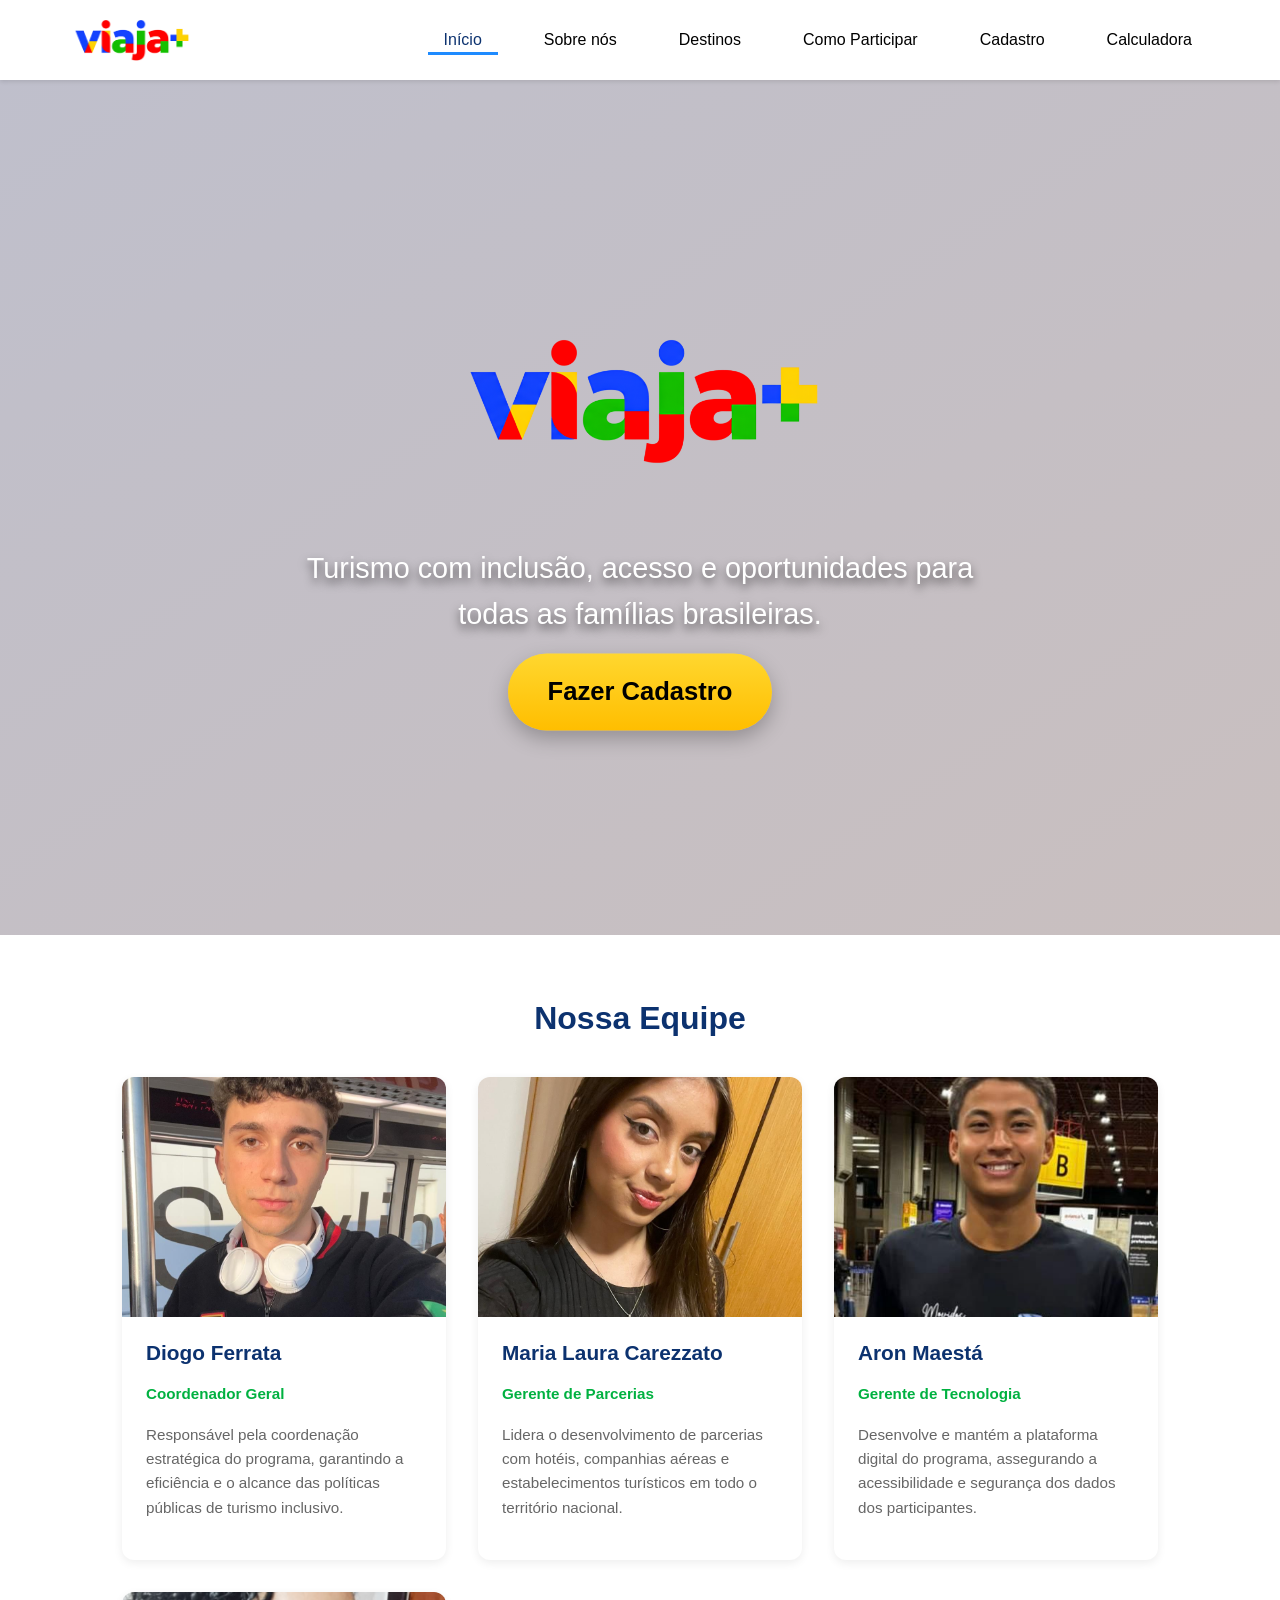
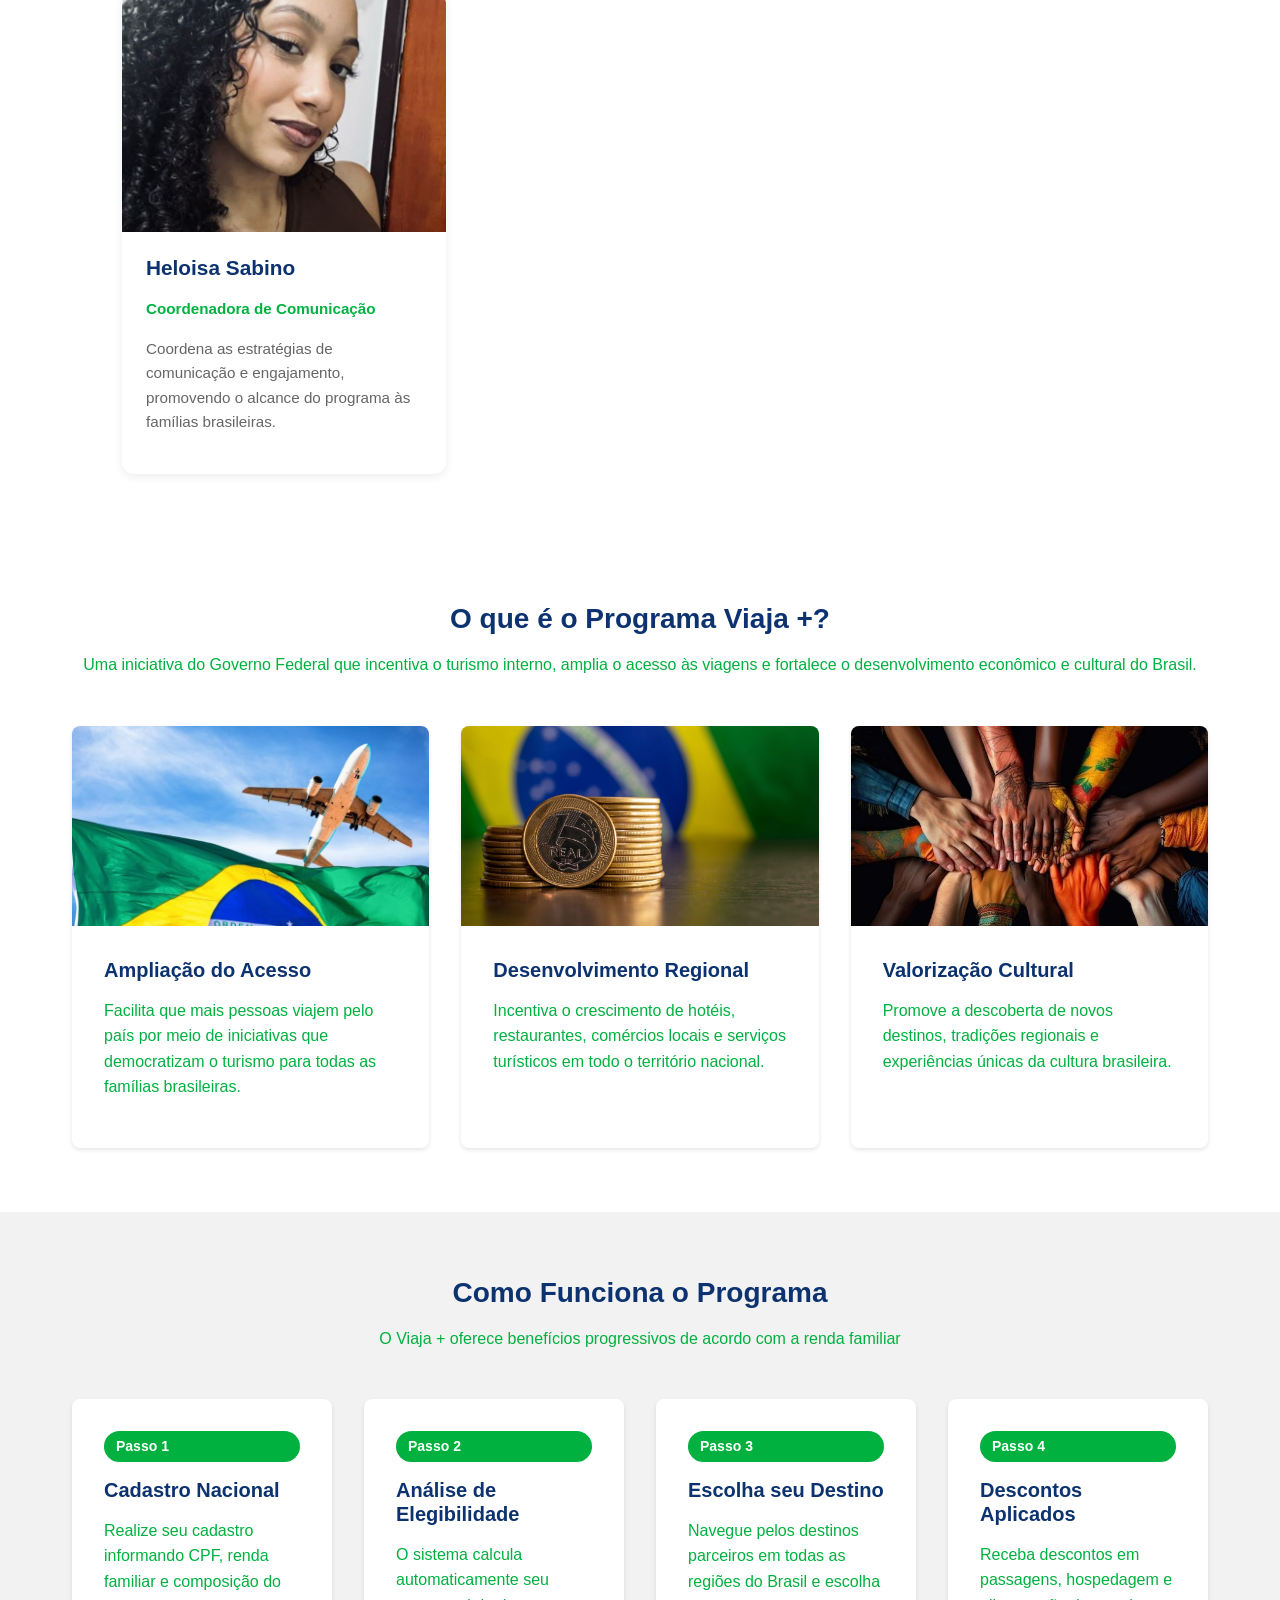
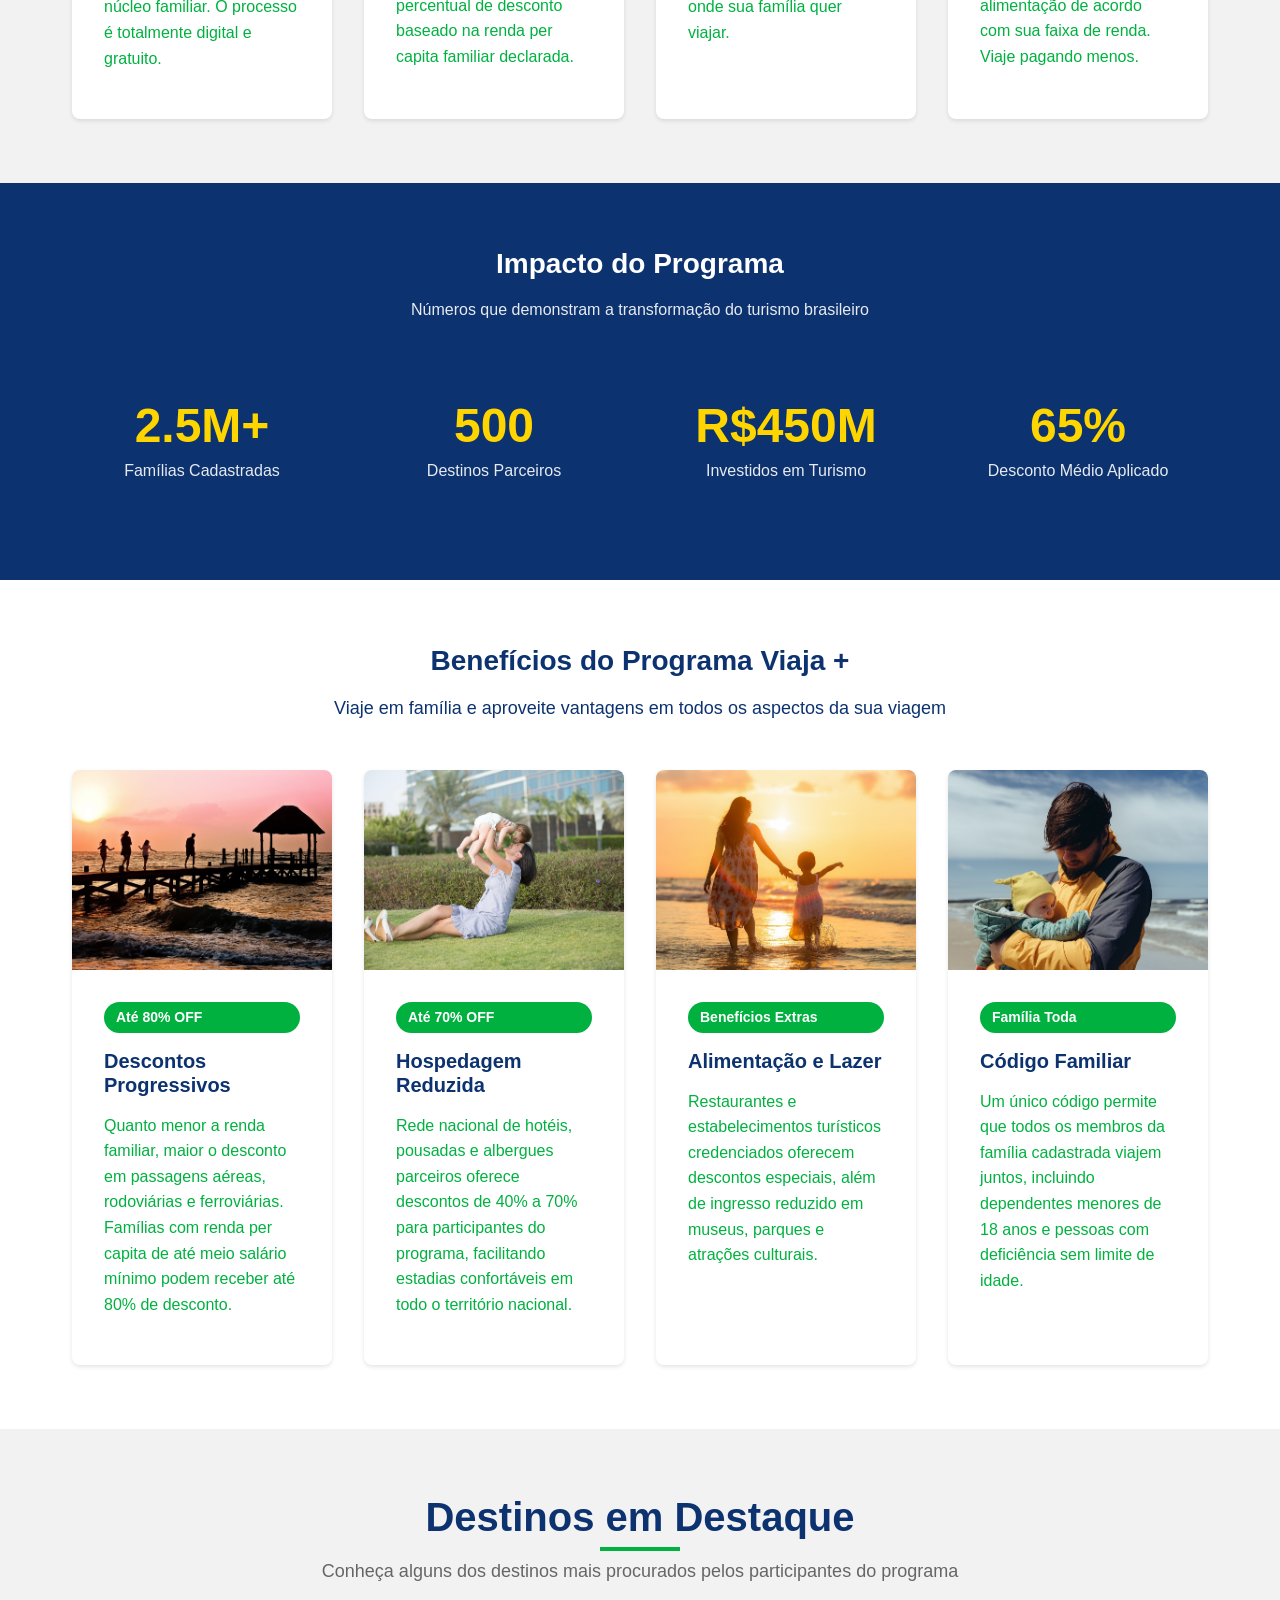
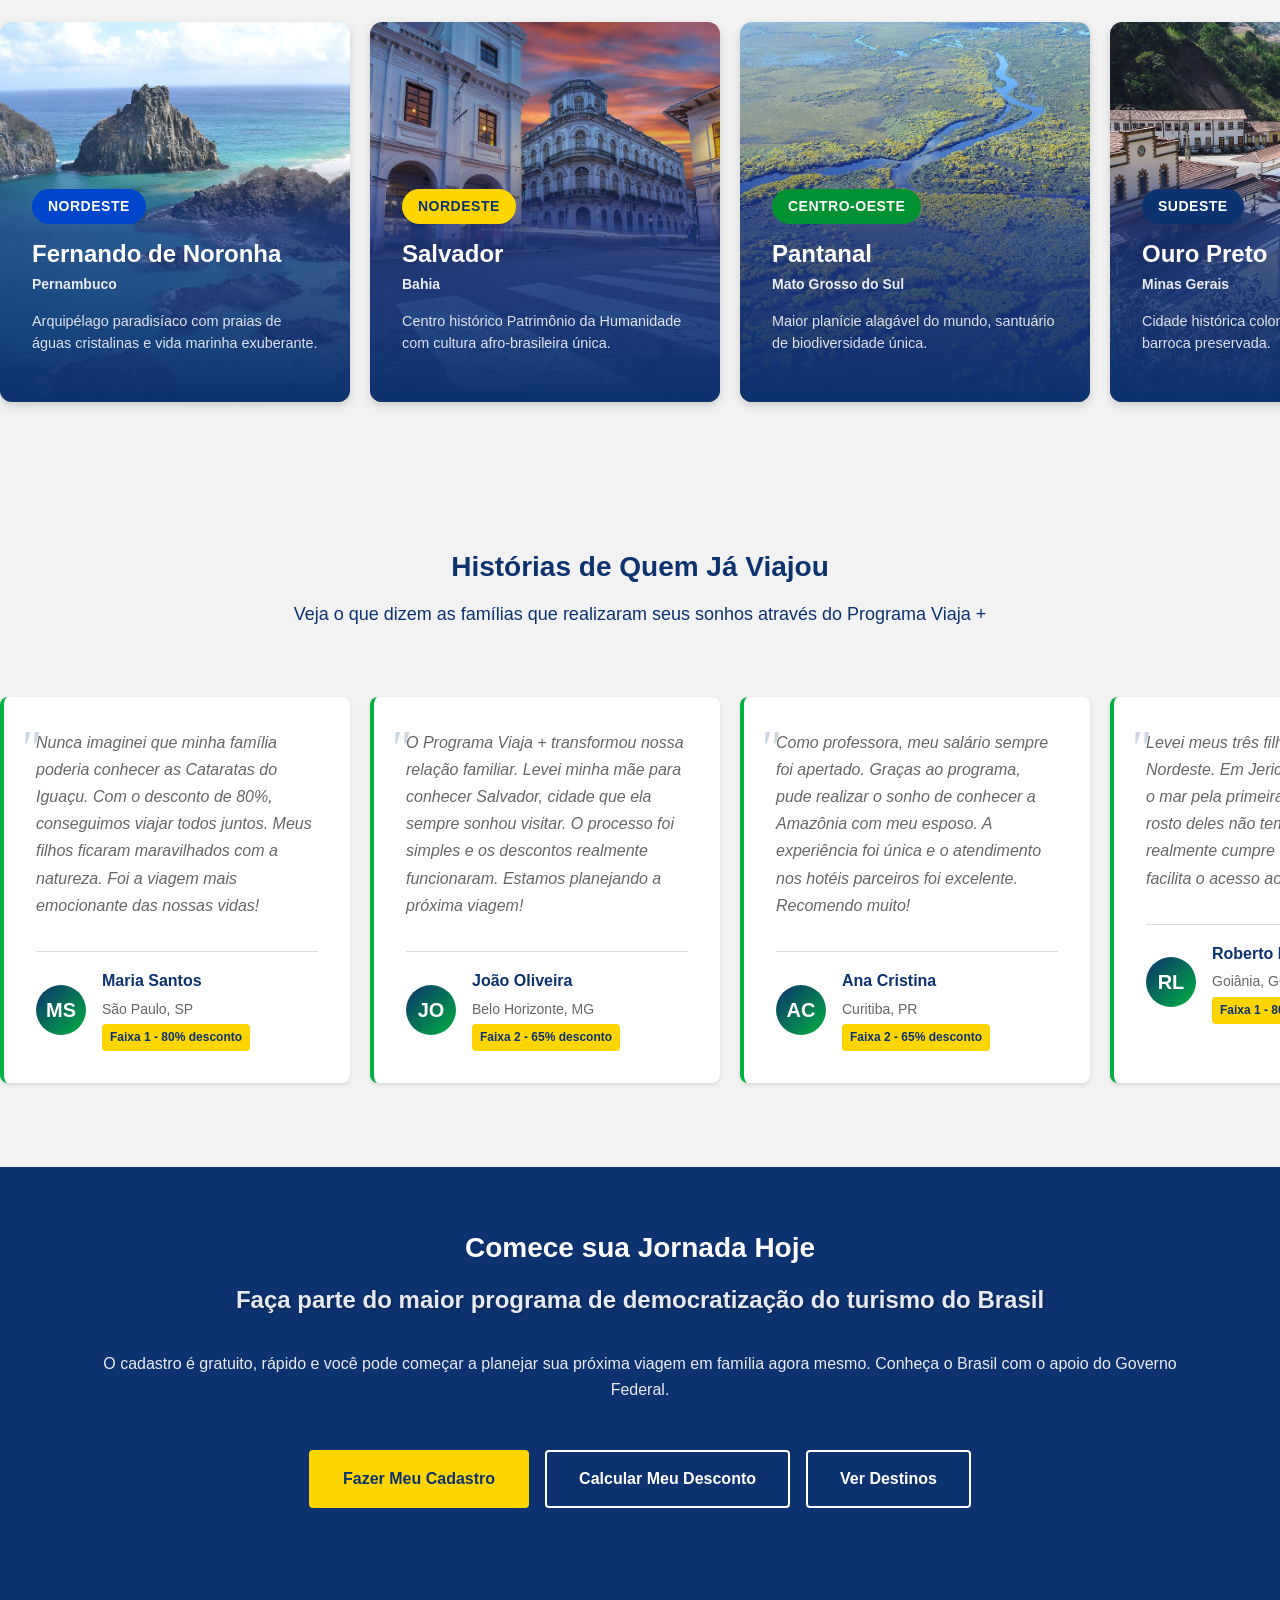
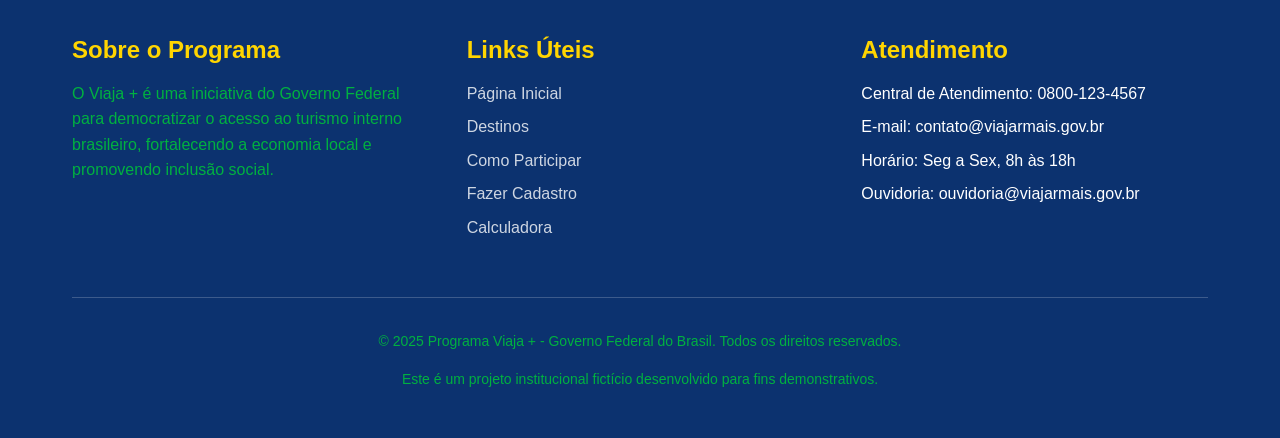
<file: index.html>
<!DOCTYPE html>
<html lang="pt-BR">
<head>
    <meta charset="UTF-8">
    <meta name="viewport" content="width=device-width, initial-scale=1.0">
    <meta name="description" content="Programa Viaja + - Democratizando o turismo interno brasileiro através de incentivos governamentais">
    <link rel ="stylesheet" href="style.css">
    <title>Programa Viaja + - Governo Federal do Brasil</title>

</head>
<body>
    <!-- Header -->
    <header class="header">
        <div class="container header-container">
            <div class="logo">
                <div class="logo-imagem">
                    <img src="./img/logo.png" alt="Viaja +" class="logo-programa">
                </div>
            </div>

            <nav class="nav-principal">
                <ul>
                    <li><a href="#inicio" class="ativo">Início</a></li>
                    <li><a href="#sobre">Sobre nós</a></li>
                    <li><a href="#destinos">Destinos</a></li>
                    <li><a href="#participar">Como Participar</a></li>
                    <li><a href="#cadastro">Cadastro</a></li>
                    <li><a href="#calculadora">Calculadora</a></li>
                </ul>
            </nav>
        </div>
    </header>

    <!-- Hero Carousel -->
    <section id="inicio" class="hero-carousel">
        <div class="carousel-slide"><img src="./img/criancaviaja.png" alt="Criança viajando"></div>
        <div class="carousel-slide"><img src="./img/familiaviaja.webp" alt="Família viajando"></div>
        <div class="carousel-slide"><img src="./img/familianegra.png" alt="Família negra viajando"></div>
        <div class="carousel-slide"><img src="./img/familiabrasil.jpg" alt="Família brasileira"></div>

        <div class="hero-content">
            <img src="./img/Untitled design (2).png" alt="Logo Viaja+" class="logo-hero">
            <p>Turismo com inclusão, acesso e oportunidades para todas as famílias brasileiras.</p>
            <a href="#cadastro" class="hero-btn">Fazer Cadastro</a>
        </div>
    </section>


    <!-- Seção da Equipe -->
    <section class="secao-equipe">
        <h2>Nossa Equipe</h2>
       
        <div class="equipe-grid">
            <div class="membro-card">
                <img src="./img/diogocortado.jpeg" class="membro-avatar-img" alt="Foto de Diogo Ferrata">
                <div class="membro-info">
                    <h3 class="membro-nome">Diogo Ferrata</h3>
                    <p class="membro-cargo">Coordenador Geral</p>
                    <p class="membro-descricao">
                        Responsável pela coordenação estratégica do programa, garantindo
                        a eficiência e o alcance das políticas públicas de turismo inclusivo.
                    </p>
                </div>
            </div>

            <div class="membro-card">
                <img src="./img/lauracortado.jpeg" class="membro-avatar-img" alt="Foto de Maria Laura Carezzato">
                <div class="membro-info">
                    <h3 class="membro-nome">Maria Laura Carezzato</h3>
                    <p class="membro-cargo">Gerente de Parcerias</p>
                    <p class="membro-descricao">
                        Lidera o desenvolvimento de parcerias com hotéis, companhias aéreas
                        e estabelecimentos turísticos em todo o território nacional.
                    </p>
                </div>
            </div>

            <div class="membro-card">
                <img src="./img/aroncortado.jpeg" class="membro-avatar-img" alt="Foto de Aron Maestá">
                <div class="membro-info">
                    <h3 class="membro-nome">Aron Maestá</h3>
                    <p class="membro-cargo">Gerente de Tecnologia</p>
                    <p class="membro-descricao">
                        Desenvolve e mantém a plataforma digital do programa, assegurando
                        a acessibilidade e segurança dos dados dos participantes.
                    </p>
                </div>
            </div>

            <div class="membro-card">
                <img src="./img/heloisa.png" class="membro-avatar-img" alt="Foto de Heloisa Sabino">
                <div class="membro-info">
                    <h3 class="membro-nome">Heloisa Sabino</h3>
                    <p class="membro-cargo">Coordenadora de Comunicação</p>
                    <p class="membro-descricao">
                        Coordena as estratégias de comunicação e engajamento, promovendo
                        o alcance do programa às famílias brasileiras.
                    </p>
                </div>
            </div>
        </div>
    </section>


    <!-- Seção O que é o Programa -->
    <section class="secao viajar-mais">
        <div class="container">
            <h2 class="texto-centralizado">O que é o Programa Viaja +?</h2>
            <p class="texto-centralizado mb-3">
                Uma iniciativa do Governo Federal que incentiva o turismo interno,
                amplia o acesso às viagens e fortalece o desenvolvimento econômico e cultural do Brasil.
            </p>
            
            <div class="grid grid-3">
                <div class="card">
                    <div class="card-imagem">
                        <img src="./img/viagem.jpg" alt="Família brasileira viajando">
                    </div>
                    <div class="card-conteudo">
                        <h3 class="card-titulo">Ampliação do Acesso</h3>
                        <p class="card-texto">
                            Facilita que mais pessoas viajem pelo país por meio de iniciativas 
                            que democratizam o turismo para todas as famílias brasileiras.
                        </p>
                    </div>
                </div>
                
                <div class="card">
                    <div class="card-imagem">
                        <img src="./img/moeda.jpg" alt="Desenvolvimento econômico local">
                    </div>
                    <div class="card-conteudo">
                        <h3 class="card-titulo">Desenvolvimento Regional</h3>
                        <p class="card-texto">
                            Incentiva o crescimento de hotéis, restaurantes, comércios locais 
                            e serviços turísticos em todo o território nacional.
                        </p>
                    </div>
                </div>
                
                <div class="card">
                    <div class="card-imagem">
                        <img src="./img/valorização.jpg" alt="Cultura brasileira">
                    </div>
                    <div class="card-conteudo">
                        <h3 class="card-titulo">Valorização Cultural</h3>
                        <p class="card-texto">
                            Promove a descoberta de novos destinos, tradições regionais 
                            e experiências únicas da cultura brasileira.
                        </p>
                    </div>
                </div>
            </div>
        </div>
    </section>

    <!-- Como funciona -->
    <section id="participar" class="secao secao-cinza">
        <div class="container">
            <h2 class="texto-centralizado">Como Funciona o Programa</h2>
            <p class="texto-centralizado mb-3">
                O Viaja + oferece benefícios progressivos de acordo com a renda familiar
            </p>
            
            <div class="grid grid-4">
                <div class="card">
                    <div class="card-conteudo">
                        <div class="card-badge">Passo 1</div>
                        <h4 class="card-titulo">Cadastro Nacional</h4>
                        <p class="card-texto">
                            Realize seu cadastro informando CPF, renda familiar e composição 
                            do núcleo familiar. O processo é totalmente digital e gratuito.
                        </p>
                    </div>
                </div>
                
                <div class="card">
                    <div class="card-conteudo">
                        <div class="card-badge">Passo 2</div>
                        <h4 class="card-titulo">Análise de Elegibilidade</h4>
                        <p class="card-texto">
                            O sistema calcula automaticamente seu percentual de desconto 
                            baseado na renda per capita familiar declarada.
                        </p>
                    </div>
                </div>
                
                <div class="card">
                    <div class="card-conteudo">
                        <div class="card-badge">Passo 3</div>
                        <h4 class="card-titulo">Escolha seu Destino</h4>
                        <p class="card-texto">
                            Navegue pelos destinos parceiros em todas as regiões do Brasil 
                            e escolha onde sua família quer viajar.
                        </p>
                    </div>
                </div>
                
                <div class="card">
                    <div class="card-conteudo">
                        <div class="card-badge">Passo 4</div>
                        <h4 class="card-titulo">Descontos Aplicados</h4>
                        <p class="card-texto">
                            Receba descontos em passagens, hospedagem e alimentação de acordo 
                            com sua faixa de renda. Viaje pagando menos.
                        </p>
                    </div>
                </div>
            </div>
        </div>
    </section>

    <!-- Estatísticas -->
    <section class="secao secao-azul">
        <div class="container">
            <h2 class="texto-centralizado">Impacto do Programa</h2>
            <p class="texto-centralizado mb-3">
                Números que demonstram a transformação do turismo brasileiro
            </p>
            
            <div class="estatisticas">
                <div class="estatistica-item">
                    <div class="estatistica-numero">2.5M+</div>
                    <div class="estatistica-label">Famílias Cadastradas</div>
                </div>
                
                <div class="estatistica-item">
                    <div class="estatistica-numero">500</div>
                    <div class="estatistica-label">Destinos Parceiros</div>
                </div>
                
                <div class="estatistica-item">
                    <div class="estatistica-numero">R$450M</div>
                    <div class="estatistica-label">Investidos em Turismo</div>
                </div>
                
                <div class="estatistica-item">
                    <div class="estatistica-numero">65%</div>
                    <div class="estatistica-label">Desconto Médio Aplicado</div>
                </div>
            </div>
        </div>
    </section>

    <!-- Benefícios detalhados -->
    <section class="secao">
        <div class="container">
            <h2 class="texto-centralizado">Benefícios do Programa Viaja +</h2>
            <p class="texto-centralizado texto-destaque mb-3">
                Viaje em família e aproveite vantagens em todos os aspectos da sua viagem
            </p>
            
            <div class="grid grid-3 mt-3">
                <div class="card">
                    <div class="card-imagem">
                        <img src="./img/4.jpg" alt="Família viajando feliz">
                    </div>
                    <div class="card-conteudo">
                        <div class="card-badge card-badge-amarelo">Até 80% OFF</div>
                        <h3 class="card-titulo">Descontos Progressivos</h3>
                        <p class="card-texto">
                            Quanto menor a renda familiar, maior o desconto em passagens aéreas, 
                            rodoviárias e ferroviárias. Famílias com renda per capita de até 
                            meio salário mínimo podem receber até 80% de desconto.
                        </p>
                    </div>
                </div>
                
                <div class="card">
                    <div class="card-imagem">
                        <img src="./img/1.jpg" alt="Família em hospedagem">
                    </div>
                    <div class="card-conteudo">
                        <div class="card-badge card-badge-amarelo">Até 70% OFF</div>
                        <h3 class="card-titulo">Hospedagem Reduzida</h3>
                        <p class="card-texto">
                            Rede nacional de hotéis, pousadas e albergues parceiros oferece 
                            descontos de 40% a 70% para participantes do programa, facilitando 
                            estadias confortáveis em todo o território nacional.
                        </p>
                    </div>
                </div>
                
                <div class="card">
                    <div class="card-imagem">
                        <img src="./img/2.jpg" alt="Família em experiências turísticas">
                    </div>
                    <div class="card-conteudo">
                        <div class="card-badge card-badge-amarelo">Benefícios Extras</div>
                        <h3 class="card-titulo">Alimentação e Lazer</h3>
                        <p class="card-texto">
                            Restaurantes e estabelecimentos turísticos credenciados oferecem 
                            descontos especiais, além de ingresso reduzido em museus, parques 
                            e atrações culturais.
                        </p>
                    </div>
                </div>
                
                <div class="card">
                    <div class="card-imagem">
                        <img src="./img/3.jpg" alt="Família unida viajando">
                    </div>
                    <div class="card-conteudo">
                        <div class="card-badge card-badge-amarelo">Família Toda</div>
                        <h3 class="card-titulo">Código Familiar</h3>
                        <p class="card-texto">
                            Um único código permite que todos os membros da família cadastrada 
                            viajem juntos, incluindo dependentes menores de 18 anos e pessoas 
                            com deficiência sem limite de idade.
                        </p>
                    </div>
                </div>
            </div>
        </div>
    </section>

    <!-- Destinos em Destaque -->
    <section id="destinos" class="secao secao-cinza destinos-carousel">
        <div class="container">
            <div class="secao-titulo-destaque">
                <h2>Destinos em Destaque</h2>
                <p>Conheça alguns dos destinos mais procurados pelos participantes do programa</p>
            </div>
        </div>
            
        <div class="carousel-container">
            <div class="destino-card">
                <img src="./img/fernando.jpg" alt="Fernando de Noronha" class="destino-card-imagem">
                <div class="destino-card-overlay">
                    <span class="destino-categoria praias">NORDESTE</span>
                    <h3 class="destino-nome">Fernando de Noronha</h3>
                    <p class="destino-estado">Pernambuco</p>
                    <p class="destino-descricao">
                        Arquipélago paradisíaco com praias de águas cristalinas e vida marinha exuberante.
                    </p>
                </div>
            </div>
            
            <div class="destino-card">
                <img src="./img/salva.jpg" alt="Salvador" class="destino-card-imagem">
                <div class="destino-card-overlay">
                    <span class="destino-categoria cultura">NORDESTE</span>
                    <h3 class="destino-nome">Salvador</h3>
                    <p class="destino-estado">Bahia</p>
                    <p class="destino-descricao">
                        Centro histórico Patrimônio da Humanidade com cultura afro-brasileira única.
                    </p>
                </div>
            </div>
            
            <div class="destino-card">
                <img src="./img/pantanal.jpg" alt="Pantanal" class="destino-card-imagem">
                <div class="destino-card-overlay">
                    <span class="destino-categoria natureza">CENTRO-OESTE</span>
                    <h3 class="destino-nome">Pantanal</h3>
                    <p class="destino-estado">Mato Grosso do Sul</p>
                    <p class="destino-descricao">
                        Maior planície alagável do mundo, santuário de biodiversidade única.
                    </p>
                </div>
            </div>
            
            <div class="destino-card">
                <img src="./img/ouro1.jpg" alt="Ouro Preto" class="destino-card-imagem">
                <div class="destino-card-overlay">
                    <span class="destino-categoria historia">SUDESTE</span>
                    <h3 class="destino-nome">Ouro Preto</h3>
                    <p class="destino-estado">Minas Gerais</p>
                    <p class="destino-descricao">
                        Cidade histórica colonial com arquitetura barroca preservada.
                    </p>
                </div>
            </div>
            
            <div class="destino-card">
                <img src="./img/floresta.jpg" alt="Amazônia" class="destino-card-imagem">
                <div class="destino-card-overlay">
                    <span class="destino-categoria ecoturismo">NORTE</span>
                    <h3 class="destino-nome">Floresta Amazônica</h3>
                    <p class="destino-estado">Amazonas</p>
                    <p class="destino-descricao">
                        Maior floresta tropical do planeta com biodiversidade incomparável.
                    </p>
                </div>
            </div>
            
            <div class="destino-card">
                <img src="./img/Foz.jpg" alt="Cataratas do Iguaçu" class="destino-card-imagem">
                <div class="destino-card-overlay">
                    <span class="destino-categoria natureza">SUL</span>
                    <h3 class="destino-nome">Cataratas do Iguaçu</h3>
                    <p class="destino-estado">Paraná</p>
                    <p class="destino-descricao">
                        Uma das maiores quedas d'água do mundo, Patrimônio Natural da Humanidade.
                    </p>
                </div>
            </div>
        </div>
    </section>

    <!-- Depoimentos -->
    <section class="secao secao-cinza depoimentos-carousel">
        <div class="container">
            <h2 class="texto-centralizado">Histórias de Quem Já Viajou</h2>
            <p class="texto-centralizado texto-destaque mb-3">
                Veja o que dizem as famílias que realizaram seus sonhos através do Programa Viaja +
            </p>
        </div>
            
        <div class="carousel-container">
            <div class="depoimento">
                <p class="depoimento-texto">
                    Nunca imaginei que minha família poderia conhecer as Cataratas do Iguaçu. 
                    Com o desconto de 80%, conseguimos viajar todos juntos. Meus filhos ficaram 
                    maravilhados com a natureza. Foi a viagem mais emocionante das nossas vidas!
                </p>
                <div class="depoimento-autor">
                    <div class="depoimento-avatar">MS</div>
                    <div class="depoimento-info">
                        <div class="depoimento-nome">Maria Santos</div>
                        <div class="depoimento-localizacao">São Paulo, SP</div>
                        <div class="depoimento-badge">Faixa 1 - 80% desconto</div>
                    </div>
                </div>
            </div>
            
            <div class="depoimento">
                <p class="depoimento-texto">
                    O Programa Viaja + transformou nossa relação familiar. Levei minha mãe 
                    para conhecer Salvador, cidade que ela sempre sonhou visitar. O processo foi 
                    simples e os descontos realmente funcionaram. Estamos planejando a próxima viagem!
                </p>
                <div class="depoimento-autor">
                    <div class="depoimento-avatar">JO</div>
                    <div class="depoimento-info">
                        <div class="depoimento-nome">João Oliveira</div>
                        <div class="depoimento-localizacao">Belo Horizonte, MG</div>
                        <div class="depoimento-badge">Faixa 2 - 65% desconto</div>
                    </div>
                </div>
            </div>
            
            <div class="depoimento">
                <p class="depoimento-texto">
                    Como professora, meu salário sempre foi apertado. Graças ao programa, pude 
                    realizar o sonho de conhecer a Amazônia com meu esposo. A experiência foi 
                    única e o atendimento nos hotéis parceiros foi excelente. Recomendo muito!
                </p>
                <div class="depoimento-autor">
                    <div class="depoimento-avatar">AC</div>
                    <div class="depoimento-info">
                        <div class="depoimento-nome">Ana Cristina</div>
                        <div class="depoimento-localizacao">Curitiba, PR</div>
                        <div class="depoimento-badge">Faixa 2 - 65% desconto</div>
                    </div>
                </div>
            </div>
            
            <div class="depoimento">
                <p class="depoimento-texto">
                    Levei meus três filhos para conhecer o Nordeste. Em Jericoacoara, eles viram 
                    o mar pela primeira vez. A alegria no rosto deles não tem preço. O programa 
                    realmente cumpre o que promete e facilita o acesso ao turismo para todos.
                </p>
                <div class="depoimento-autor">
                    <div class="depoimento-avatar">RL</div>
                    <div class="depoimento-info">
                        <div class="depoimento-nome">Roberto Lima</div>
                        <div class="depoimento-localizacao">Goiânia, GO</div>
                        <div class="depoimento-badge">Faixa 1 - 80% desconto</div>
                    </div>
                </div>
            </div>
            
            <div class="depoimento">
                <p class="depoimento-texto">
                    Sou aposentada e sempre tive vontade de viajar, mas achava impossível. 
                    O Viaja + me deu essa oportunidade. Já conheci Ouro Preto, Gramado 
                    e Bonito. Cada viagem foi especial e segura. Obrigada, Governo Federal!
                </p>
                <div class="depoimento-autor">
                    <div class="depoimento-avatar">LC</div>
                    <div class="depoimento-info">
                        <div class="depoimento-nome">Lucia Costa</div>
                        <div class="depoimento-localizacao">Recife, PE</div>
                        <div class="depoimento-badge">Faixa 2 - 65% desconto</div>
                    </div>
                </div>
            </div>
            
            <div class="depoimento">
                <p class="depoimento-texto">
                    Minha família participou do programa e visitamos o Pantanal. Ver os animais 
                    na natureza foi educativo para as crianças. O desconto de 50% tornou viável 
                    uma viagem que parecia cara demais. Voltaremos com certeza!
                </p>
                <div class="depoimento-autor">
                    <div class="depoimento-avatar">CF</div>
                    <div class="depoimento-info">
                        <div class="depoimento-nome">Carlos Ferreira</div>
                        <div class="depoimento-localizacao">Rio de Janeiro, RJ</div>
                        <div class="depoimento-badge">Faixa 3 - 50% desconto</div>
                    </div>
                </div>
            </div>
        </div>
    </section>

    <!-- Call to action final -->
    <section id="cadastro" class="secao secao-azul">
        <div class="container texto-centralizado">
            <h2>Comece sua Jornada Hoje</h2>
            <p class="hero-subtitulo">
                Faça parte do maior programa de democratização do turismo do Brasil
            </p>
            <p class="mb-3" style="color: rgba(255, 255, 255, 0.9);">
                O cadastro é gratuito, rápido e você pode começar a planejar sua próxima 
                viagem em família agora mesmo. Conheça o Brasil com o apoio do Governo Federal.
            </p>
            <div class="btn-grupo">
                <a href="#cadastro" class="btn btn-amarelo">Fazer Meu Cadastro</a>
                <a href="#calculadora" class="btn btn-outline">Calcular Meu Desconto</a>
                <a href="#destinos" class="btn btn-outline">Ver Destinos</a>
            </div>
        </div>
    </section>

    <!-- Footer -->
    <footer class="footer">
        <div class="container">
            <div class="footer-conteudo">
                <!-- Sobre -->
                <div class="footer-secao">
                    <h3>Sobre o Programa</h3>
                    <p>
                        O Viaja + é uma iniciativa do Governo Federal para democratizar
                        o acesso ao turismo interno brasileiro, fortalecendo a economia local
                        e promovendo inclusão social.
                    </p>
                </div>
               
                <!-- Links úteis -->
                <div class="footer-secao">
                    <h3>Links Úteis</h3>
                    <ul>
                        <li><a href="#inicio">Página Inicial</a></li>
                        <li><a href="#destinos">Destinos</a></li>
                        <li><a href="#participar">Como Participar</a></li>
                        <li><a href="#cadastro">Fazer Cadastro</a></li>
                        <li><a href="#calculadora">Calculadora</a></li>
                    </ul>
                </div>
               
                <!-- Contato -->
                <div class="footer-secao">
                    <h3>Atendimento</h3>
                    <ul>
                        <li>Central de Atendimento: 0800-123-4567</li>
                        <li>E-mail: contato@viajarmais.gov.br</li>
                        <li>Horário: Seg a Sex, 8h às 18h</li>
                        <li>Ouvidoria: ouvidoria@viajarmais.gov.br</li>
                    </ul>
                </div>
            </div>
           
            <div class="footer-bottom">
                <p>&copy; 2025 Programa Viaja + - Governo Federal do Brasil. Todos os direitos reservados.</p>
                <p>Este é um projeto institucional fictício desenvolvido para fins demonstrativos.</p>
            </div>
        </div>
    </footer>
</body>
</html>
</file>
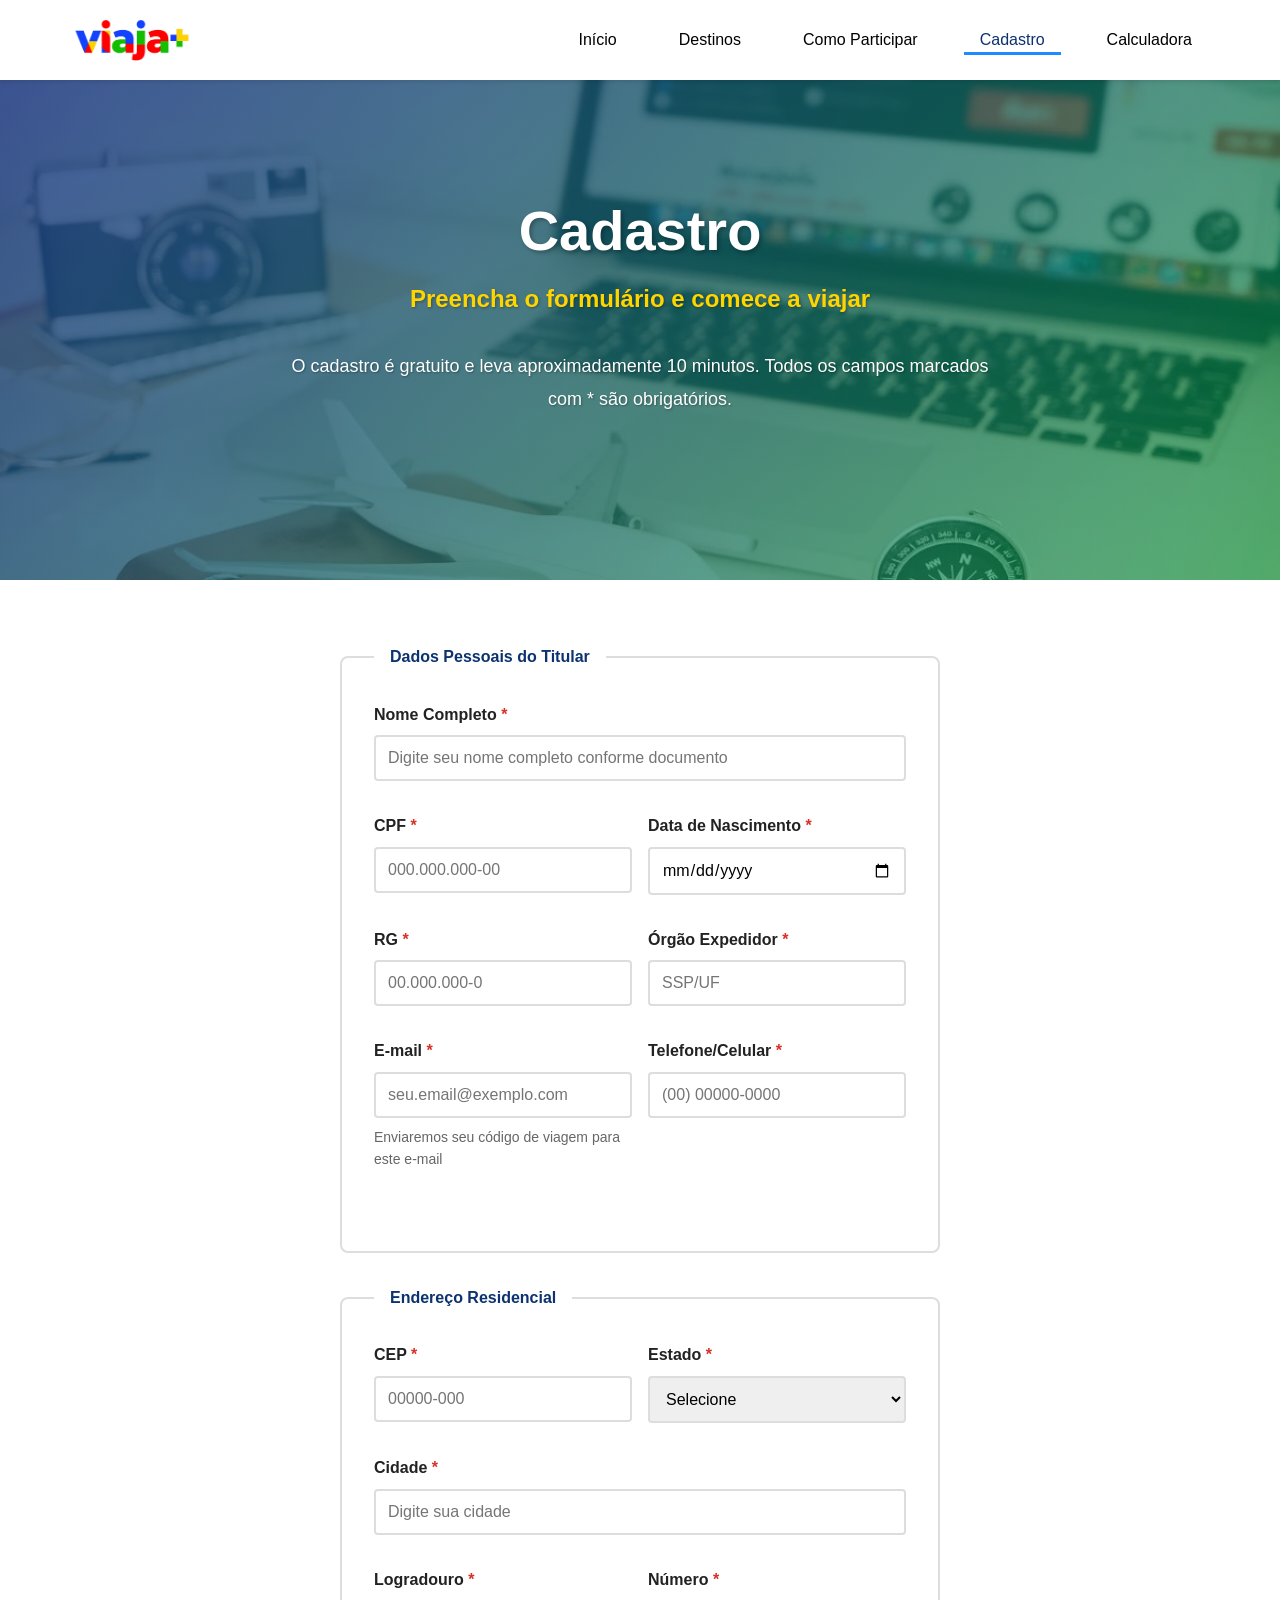
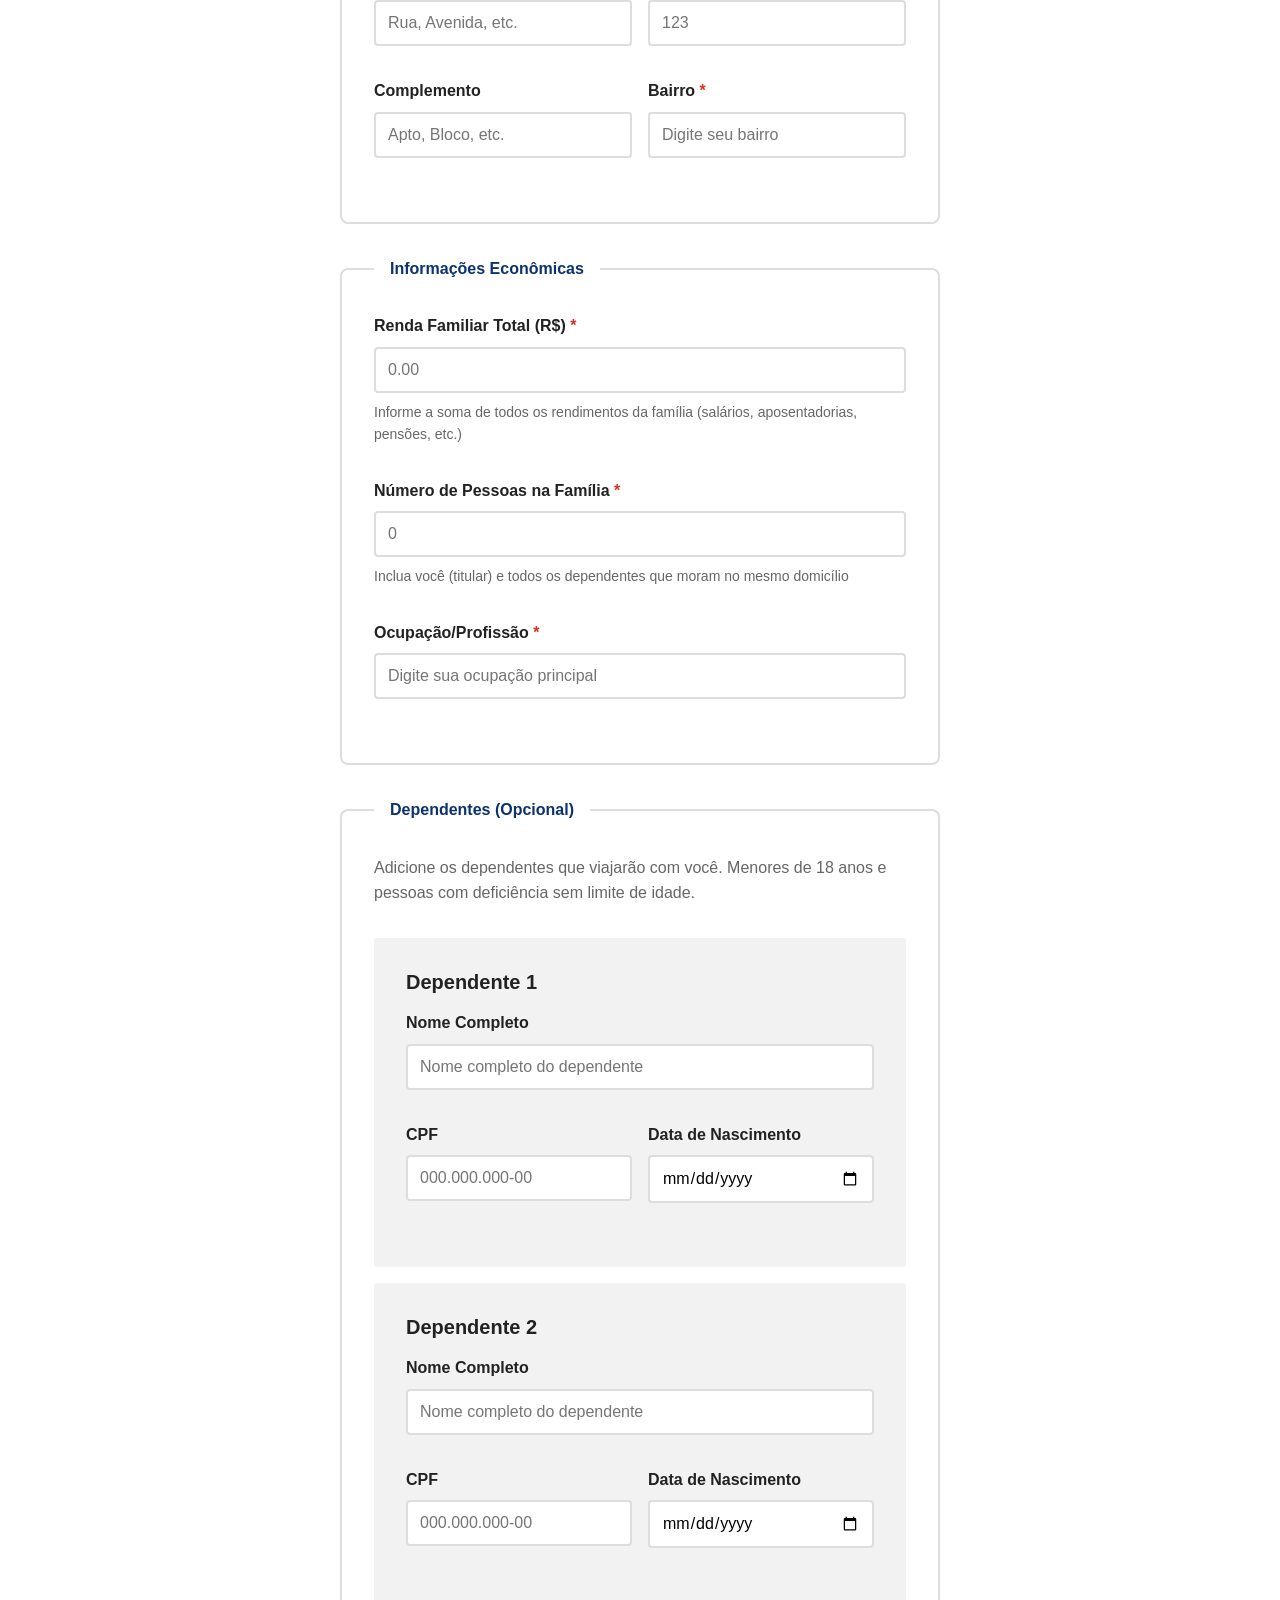
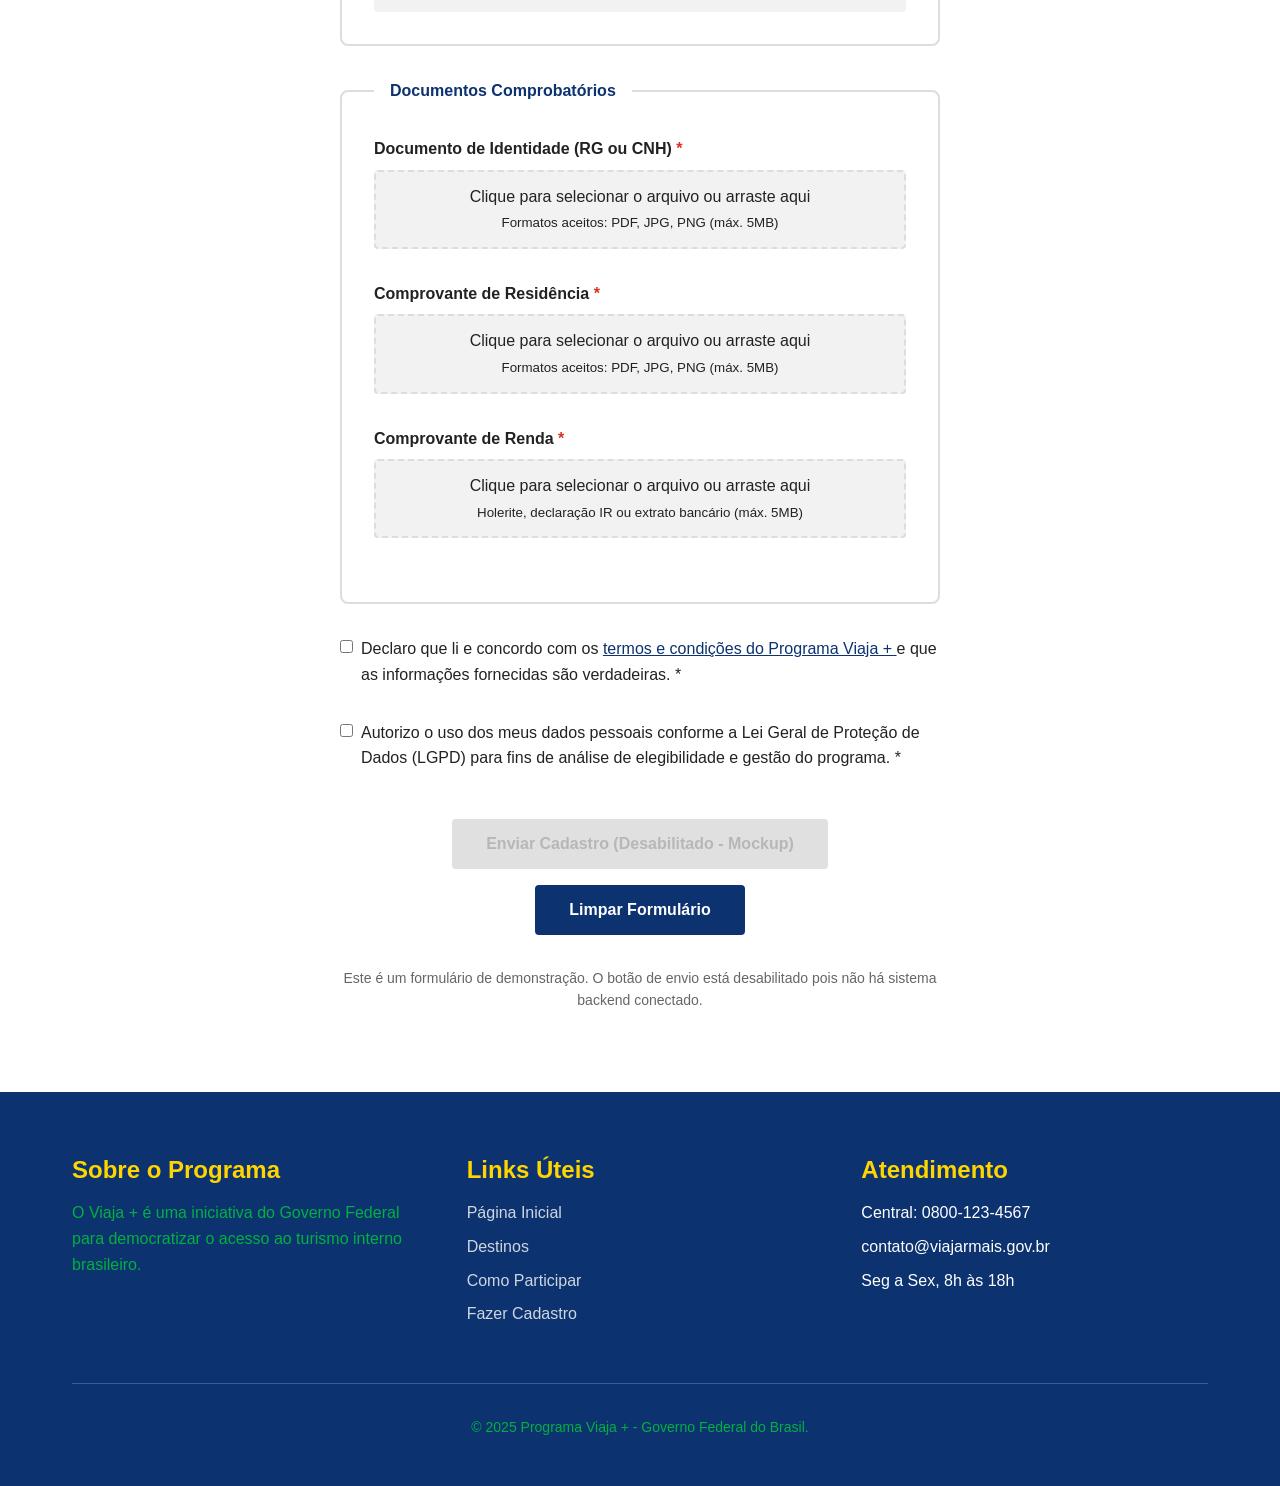
<file: cadastro.html>
<!DOCTYPE html>
<html lang="pt-BR">
<head>
    <meta charset="UTF-8">
    <meta name="viewport" content="width=device-width, initial-scale=1.0">
    <meta name="description" content="Faça seu cadastro no Programa Viaja + e comece a viajar com descontos">
    <title>Cadastro - Programa Viaja +</title>
    <link rel="stylesheet" href="style.css">
</head>
<body>
    <!-- Cabeçalho -->
    <header class="header">
        <div class="container header-container">
            <div class="logo">
                <div class="logo-imagem">
                    <img src="./img/logo.png" alt="Viaja +" class="logo-programa">
                </div>
            </div>
            
            <nav class="nav-principal">
                <ul>
                    <li><a href="index (2).html">Início</a></li>
                    <li><a href="viagens.html">Destinos</a></li>
                    <li><a href="como-participar.html">Como Participar</a></li>
                    <li><a href="cadastro.html" class="ativo">Cadastro</a></li>
                    <li><a href="calculadora.html">Calculadora</a></li>
                </ul>
            </nav>
        </div>
    </header>

    <!-- Conteúdo principal -->
    <main>
        <!-- Cabeçalho da página -->
        <section class="hero-background" style="background-image: url('./img/cadastro.jpg');">
            <div class="hero-conteudo">
                <h1 class="hero-titulo">Cadastro</h1>
                <p class="hero-subtitulo">
                    Preencha o formulário e comece a viajar
                </p>
                <p class="hero-descricao">
                    O cadastro é gratuito e leva aproximadamente 10 minutos. 
                    Todos os campos marcados com * são obrigatórios.
                </p>
            </div>
        </section>

        <!-- Formulário de cadastro -->
        <section class="secao">
            <div class="container">
               
                
                <form class="formulario">
                    <!-- Dados Pessoais -->
                    <fieldset style="border: 2px solid var(--cor-borda); padding: var(--espacamento-md); margin-bottom: var(--espacamento-md); border-radius: 8px;">
                        <legend style="padding: 0 var(--espacamento-sm); font-weight: 700; color: var(--cor-azul-escuro);">Dados Pessoais do Titular</legend>
                        
                        <div class="form-grupo">
                            <label for="nome-completo" class="form-label">
                                Nome Completo <span class="obrigatorio">*</span>
                            </label>
                            <input 
                                type="text" 
                                id="nome-completo" 
                                name="nome-completo" 
                                class="form-input" 
                                placeholder="Digite seu nome completo conforme documento"
                                required
                            >
                        </div>
                        
                        <div class="form-row">
                            <div class="form-grupo">
                                <label for="cpf" class="form-label">
                                    CPF <span class="obrigatorio">*</span>
                                </label>
                                <input 
                                    type="text" 
                                    id="cpf" 
                                    name="cpf" 
                                    class="form-input" 
                                    placeholder="000.000.000-00"
                                    maxlength="14"
                                    required
                                >
                            </div>
                            
                            <div class="form-grupo">
                                <label for="data-nascimento" class="form-label">
                                    Data de Nascimento <span class="obrigatorio">*</span>
                                </label>
                                <input 
                                    type="date" 
                                    id="data-nascimento" 
                                    name="data-nascimento" 
                                    class="form-input"
                                    required
                                >
                            </div>
                        </div>
                        
                        <div class="form-row">
                            <div class="form-grupo">
                                <label for="rg" class="form-label">
                                    RG <span class="obrigatorio">*</span>
                                </label>
                                <input 
                                    type="text" 
                                    id="rg" 
                                    name="rg" 
                                    class="form-input" 
                                    placeholder="00.000.000-0"
                                    required
                                >
                            </div>
                            
                            <div class="form-grupo">
                                <label for="orgao-expedidor" class="form-label">
                                    Órgão Expedidor <span class="obrigatorio">*</span>
                                </label>
                                <input 
                                    type="text" 
                                    id="orgao-expedidor" 
                                    name="orgao-expedidor" 
                                    class="form-input" 
                                    placeholder="SSP/UF"
                                    required
                                >
                            </div>
                        </div>
                        
                        <div class="form-row">
                            <div class="form-grupo">
                                <label for="email" class="form-label">
                                    E-mail <span class="obrigatorio">*</span>
                                </label>
                                <input 
                                    type="email" 
                                    id="email" 
                                    name="email" 
                                    class="form-input" 
                                    placeholder="seu.email@exemplo.com"
                                    required
                                >
                                <p class="form-ajuda">Enviaremos seu código de viagem para este e-mail</p>
                            </div>
                            
                            <div class="form-grupo">
                                <label for="telefone" class="form-label">
                                    Telefone/Celular <span class="obrigatorio">*</span>
                                </label>
                                <input 
                                    type="tel" 
                                    id="telefone" 
                                    name="telefone" 
                                    class="form-input" 
                                    placeholder="(00) 00000-0000"
                                    required
                                >
                            </div>
                        </div>
                    </fieldset>
                    
                    <!-- Endereço -->
                    <fieldset style="border: 2px solid var(--cor-borda); padding: var(--espacamento-md); margin-bottom: var(--espacamento-md); border-radius: 8px;">
                        <legend style="padding: 0 var(--espacamento-sm); font-weight: 700; color: var(--cor-azul-escuro);">Endereço Residencial</legend>
                        
                        <div class="form-row">
                            <div class="form-grupo">
                                <label for="cep" class="form-label">
                                    CEP <span class="obrigatorio">*</span>
                                </label>
                                <input 
                                    type="text" 
                                    id="cep" 
                                    name="cep" 
                                    class="form-input" 
                                    placeholder="00000-000"
                                    maxlength="9"
                                    required
                                >
                            </div>
                            
                            <div class="form-grupo">
                                <label for="estado" class="form-label">
                                    Estado <span class="obrigatorio">*</span>
                                </label>
                                <select id="estado" name="estado" class="form-select" required>
                                    <option value="">Selecione</option>
                                    <option value="AC">Acre</option>
                                    <option value="AL">Alagoas</option>
                                    <option value="AP">Amapá</option>
                                    <option value="AM">Amazonas</option>
                                    <option value="BA">Bahia</option>
                                    <option value="CE">Ceará</option>
                                    <option value="DF">Distrito Federal</option>
                                    <option value="ES">Espírito Santo</option>
                                    <option value="GO">Goiás</option>
                                    <option value="MA">Maranhão</option>
                                    <option value="MT">Mato Grosso</option>
                                    <option value="MS">Mato Grosso do Sul</option>
                                    <option value="MG">Minas Gerais</option>
                                    <option value="PA">Pará</option>
                                    <option value="PB">Paraíba</option>
                                    <option value="PR">Paraná</option>
                                    <option value="PE">Pernambuco</option>
                                    <option value="PI">Piauí</option>
                                    <option value="RJ">Rio de Janeiro</option>
                                    <option value="RN">Rio Grande do Norte</option>
                                    <option value="RS">Rio Grande do Sul</option>
                                    <option value="RO">Rondônia</option>
                                    <option value="RR">Roraima</option>
                                    <option value="SC">Santa Catarina</option>
                                    <option value="SP">São Paulo</option>
                                    <option value="SE">Sergipe</option>
                                    <option value="TO">Tocantins</option>
                                </select>
                            </div>
                        </div>
                        
                        <div class="form-grupo">
                            <label for="cidade" class="form-label">
                                Cidade <span class="obrigatorio">*</span>
                            </label>
                            <input 
                                type="text" 
                                id="cidade" 
                                name="cidade" 
                                class="form-input" 
                                placeholder="Digite sua cidade"
                                required
                            >
                        </div>
                        
                        <div class="form-row">
                            <div class="form-grupo" style="flex: 3;">
                                <label for="rua" class="form-label">
                                    Logradouro <span class="obrigatorio">*</span>
                                </label>
                                <input 
                                    type="text" 
                                    id="rua" 
                                    name="rua" 
                                    class="form-input" 
                                    placeholder="Rua, Avenida, etc."
                                    required
                                >
                            </div>
                            
                            <div class="form-grupo" style="flex: 1;">
                                <label for="numero" class="form-label">
                                    Número <span class="obrigatorio">*</span>
                                </label>
                                <input 
                                    type="text" 
                                    id="numero" 
                                    name="numero" 
                                    class="form-input" 
                                    placeholder="123"
                                    required
                                >
                            </div>
                        </div>
                        
                        <div class="form-row">
                            <div class="form-grupo">
                                <label for="complemento" class="form-label">Complemento</label>
                                <input 
                                    type="text" 
                                    id="complemento" 
                                    name="complemento" 
                                    class="form-input" 
                                    placeholder="Apto, Bloco, etc."
                                >
                            </div>
                            
                            <div class="form-grupo">
                                <label for="bairro" class="form-label">
                                    Bairro <span class="obrigatorio">*</span>
                                </label>
                                <input 
                                    type="text" 
                                    id="bairro" 
                                    name="bairro" 
                                    class="form-input" 
                                    placeholder="Digite seu bairro"
                                    required
                                >
                            </div>
                        </div>
                    </fieldset>
                    
                    <!-- Dados Econômicos -->
                    <fieldset style="border: 2px solid var(--cor-borda); padding: var(--espacamento-md); margin-bottom: var(--espacamento-md); border-radius: 8px;">
                        <legend style="padding: 0 var(--espacamento-sm); font-weight: 700; color: var(--cor-azul-escuro);">Informações Econômicas</legend>
                        
                        <div class="form-grupo">
                            <label for="renda-familiar" class="form-label">
                                Renda Familiar Total (R$) <span class="obrigatorio">*</span>
                            </label>
                            <input 
                                type="number" 
                                id="renda-familiar" 
                                name="renda-familiar" 
                                class="form-input" 
                                placeholder="0.00"
                                step="0.01"
                                min="0"
                                required
                            >
                            <p class="form-ajuda">
                                Informe a soma de todos os rendimentos da família (salários, aposentadorias, pensões, etc.)
                            </p>
                        </div>
                        
                        <div class="form-grupo">
                            <label for="numero-dependentes" class="form-label">
                                Número de Pessoas na Família <span class="obrigatorio">*</span>
                            </label>
                            <input 
                                type="number" 
                                id="numero-dependentes" 
                                name="numero-dependentes" 
                                class="form-input" 
                                placeholder="0"
                                min="1"
                                required
                            >
                            <p class="form-ajuda">
                                Inclua você (titular) e todos os dependentes que moram no mesmo domicílio
                            </p>
                        </div>
                        
                        <div class="form-grupo">
                            <label for="ocupacao" class="form-label">
                                Ocupação/Profissão <span class="obrigatorio">*</span>
                            </label>
                            <input 
                                type="text" 
                                id="ocupacao" 
                                name="ocupacao" 
                                class="form-input" 
                                placeholder="Digite sua ocupação principal"
                                required
                            >
                        </div>
                    </fieldset>
                    
                    <!-- Dependentes -->
                    <fieldset style="border: 2px solid var(--cor-borda); padding: var(--espacamento-md); margin-bottom: var(--espacamento-md); border-radius: 8px;">
                        <legend style="padding: 0 var(--espacamento-sm); font-weight: 700; color: var(--cor-azul-escuro);">Dependentes (Opcional)</legend>
                        
                        <p style="margin-bottom: var(--espacamento-md); color: var(--cor-texto-medio);">
                            Adicione os dependentes que viajarão com você. Menores de 18 anos e pessoas 
                            com deficiência sem limite de idade.
                        </p>
                        
                        <!-- Dependente 1 -->
                        <div style="background-color: var(--cor-cinza-claro); padding: var(--espacamento-md); border-radius: 4px; margin-bottom: var(--espacamento-sm);">
                            <h4 style="margin-bottom: var(--espacamento-sm);">Dependente 1</h4>
                            
                            <div class="form-grupo">
                                <label for="dep1-nome" class="form-label">Nome Completo</label>
                                <input 
                                    type="text" 
                                    id="dep1-nome" 
                                    name="dep1-nome" 
                                    class="form-input" 
                                    placeholder="Nome completo do dependente"
                                >
                            </div>
                            
                            <div class="form-row">
                                <div class="form-grupo">
                                    <label for="dep1-cpf" class="form-label">CPF</label>
                                    <input 
                                        type="text" 
                                        id="dep1-cpf" 
                                        name="dep1-cpf" 
                                        class="form-input" 
                                        placeholder="000.000.000-00"
                                    >
                                </div>
                                
                                <div class="form-grupo">
                                    <label for="dep1-nascimento" class="form-label">Data de Nascimento</label>
                                    <input 
                                        type="date" 
                                        id="dep1-nascimento" 
                                        name="dep1-nascimento" 
                                        class="form-input"
                                    >
                                </div>
                            </div>
                        </div>
                        
                        <!-- Dependente 2 -->
                        <div style="background-color: var(--cor-cinza-claro); padding: var(--espacamento-md); border-radius: 4px;">
                            <h4 style="margin-bottom: var(--espacamento-sm);">Dependente 2</h4>
                            
                            <div class="form-grupo">
                                <label for="dep2-nome" class="form-label">Nome Completo</label>
                                <input 
                                    type="text" 
                                    id="dep2-nome" 
                                    name="dep2-nome" 
                                    class="form-input" 
                                    placeholder="Nome completo do dependente"
                                >
                            </div>
                            
                            <div class="form-row">
                                <div class="form-grupo">
                                    <label for="dep2-cpf" class="form-label">CPF</label>
                                    <input 
                                        type="text" 
                                        id="dep2-cpf" 
                                        name="dep2-cpf" 
                                        class="form-input" 
                                        placeholder="000.000.000-00"
                                    >
                                </div>
                                
                                <div class="form-grupo">
                                    <label for="dep2-nascimento" class="form-label">Data de Nascimento</label>
                                    <input 
                                        type="date" 
                                        id="dep2-nascimento" 
                                        name="dep2-nascimento" 
                                        class="form-input"
                                    >
                                </div>
                            </div>
                        </div>
                    </fieldset>
                    
                    <!-- Upload de Documentos -->
                    <fieldset style="border: 2px solid var(--cor-borda); padding: var(--espacamento-md); margin-bottom: var(--espacamento-md); border-radius: 8px;">
                        <legend style="padding: 0 var(--espacamento-sm); font-weight: 700; color: var(--cor-azul-escuro);">Documentos Comprobatórios</legend>
                        
                        <div class="form-grupo">
                            <label for="documento-identidade" class="form-label">
                                Documento de Identidade (RG ou CNH) <span class="obrigatorio">*</span>
                            </label>
                            <div class="form-upload">
                                <input type="file" id="documento-identidade" name="documento-identidade" accept=".pdf,.jpg,.jpeg,.png">
                                <label for="documento-identidade" class="form-upload-label">
                                    Clique para selecionar o arquivo ou arraste aqui<br>
                                    <small>Formatos aceitos: PDF, JPG, PNG (máx. 5MB)</small>
                                </label>
                            </div>
                        </div>
                        
                        <div class="form-grupo">
                            <label for="comprovante-residencia" class="form-label">
                                Comprovante de Residência <span class="obrigatorio">*</span>
                            </label>
                            <div class="form-upload">
                                <input type="file" id="comprovante-residencia" name="comprovante-residencia" accept=".pdf,.jpg,.jpeg,.png">
                                <label for="comprovante-residencia" class="form-upload-label">
                                    Clique para selecionar o arquivo ou arraste aqui<br>
                                    <small>Formatos aceitos: PDF, JPG, PNG (máx. 5MB)</small>
                                </label>
                            </div>
                        </div>
                        
                        <div class="form-grupo">
                            <label for="comprovante-renda" class="form-label">
                                Comprovante de Renda <span class="obrigatorio">*</span>
                            </label>
                            <div class="form-upload">
                                <input type="file" id="comprovante-renda" name="comprovante-renda" accept=".pdf,.jpg,.jpeg,.png">
                                <label for="comprovante-renda" class="form-upload-label">
                                    Clique para selecionar o arquivo ou arraste aqui<br>
                                    <small>Holerite, declaração IR ou extrato bancário (máx. 5MB)</small>
                                </label>
                            </div>
                        </div>
                    </fieldset>
                    
                    <!-- Termos e condições -->
                    <div class="form-grupo">
                        <label style="display: flex; align-items: start; gap: var(--espacamento-xs); cursor: pointer;">
                            <input type="checkbox" required style="margin-top: 0.25rem;">
                            <span>
                                Declaro que li e concordo com os 
                                <a href="como-participar.html" style="color: var(--cor-azul-governo); text-decoration: underline;">
                                    termos e condições do Programa Viaja +
                                </a> 
                                e que as informações fornecidas são verdadeiras. 
                                <span class="obrigatorio">*</span>
                            </span>
                        </label>
                    </div>
                    
                    <div class="form-grupo">
                        <label style="display: flex; align-items: start; gap: var(--espacamento-xs); cursor: pointer;">
                            <input type="checkbox" required style="margin-top: 0.25rem;">
                            <span>
                                Autorizo o uso dos meus dados pessoais conforme a Lei Geral de Proteção 
                                de Dados (LGPD) para fins de análise de elegibilidade e gestão do programa. 
                                <span class="obrigatorio">*</span>
                            </span>
                        </label>
                    </div>
                    
                    <!-- Botões de ação -->
                    <div class="btn-grupo mt-3">
                        <button id="botao" type="submit" class="btn btn-desabilitado" disabled>
                            Enviar Cadastro (Desabilitado - Mockup)
                        </button>
                        <button type="reset" class="btn btn-secundario">
                            Limpar Formulário
                        </button>
                    </div>
                    
                    <p class="texto-centralizado mt-2" style="color: var(--cor-texto-medio); font-size: 0.875rem;">
                        Este é um formulário de demonstração. O botão de envio está desabilitado 
                        pois não há sistema backend conectado.
                    </p>
                </form>
            </div>
        </section>
    </main>

    <!-- Rodapé -->
    <footer class="footer">
        <div class="container">
            <div class="footer-conteudo">
                <div class="footer-secao">
                    <h3>Sobre o Programa</h3>
                    <p>
                        O Viaja + é uma iniciativa do Governo Federal para democratizar 
                        o acesso ao turismo interno brasileiro.
                    </p>
                </div>
                
                <div class="footer-secao">
                    <h3>Links Úteis</h3>
                    <ul>
                        <li><a href="index.html">Página Inicial</a></li>
                        <li><a href="viagens.html">Destinos</a></li>
                        <li><a href="como-participar.html">Como Participar</a></li>
                        <li><a href="cadastro.html">Fazer Cadastro</a></li>
                    </ul>
                </div>
                
                <div class="footer-secao">
                    <h3>Atendimento</h3>
                    <ul>
                        <li>Central: 0800-123-4567</li>
                        <li>contato@viajarmais.gov.br</li>
                        <li>Seg a Sex, 8h às 18h</li>
                    </ul>
                </div>
            </div>
            
            <div class="footer-bottom">
                <p>&copy; 2025 Programa Viaja + - Governo Federal do Brasil.</p>
            </div>
        </div>
    </footer>
</body>
</html>
</file>
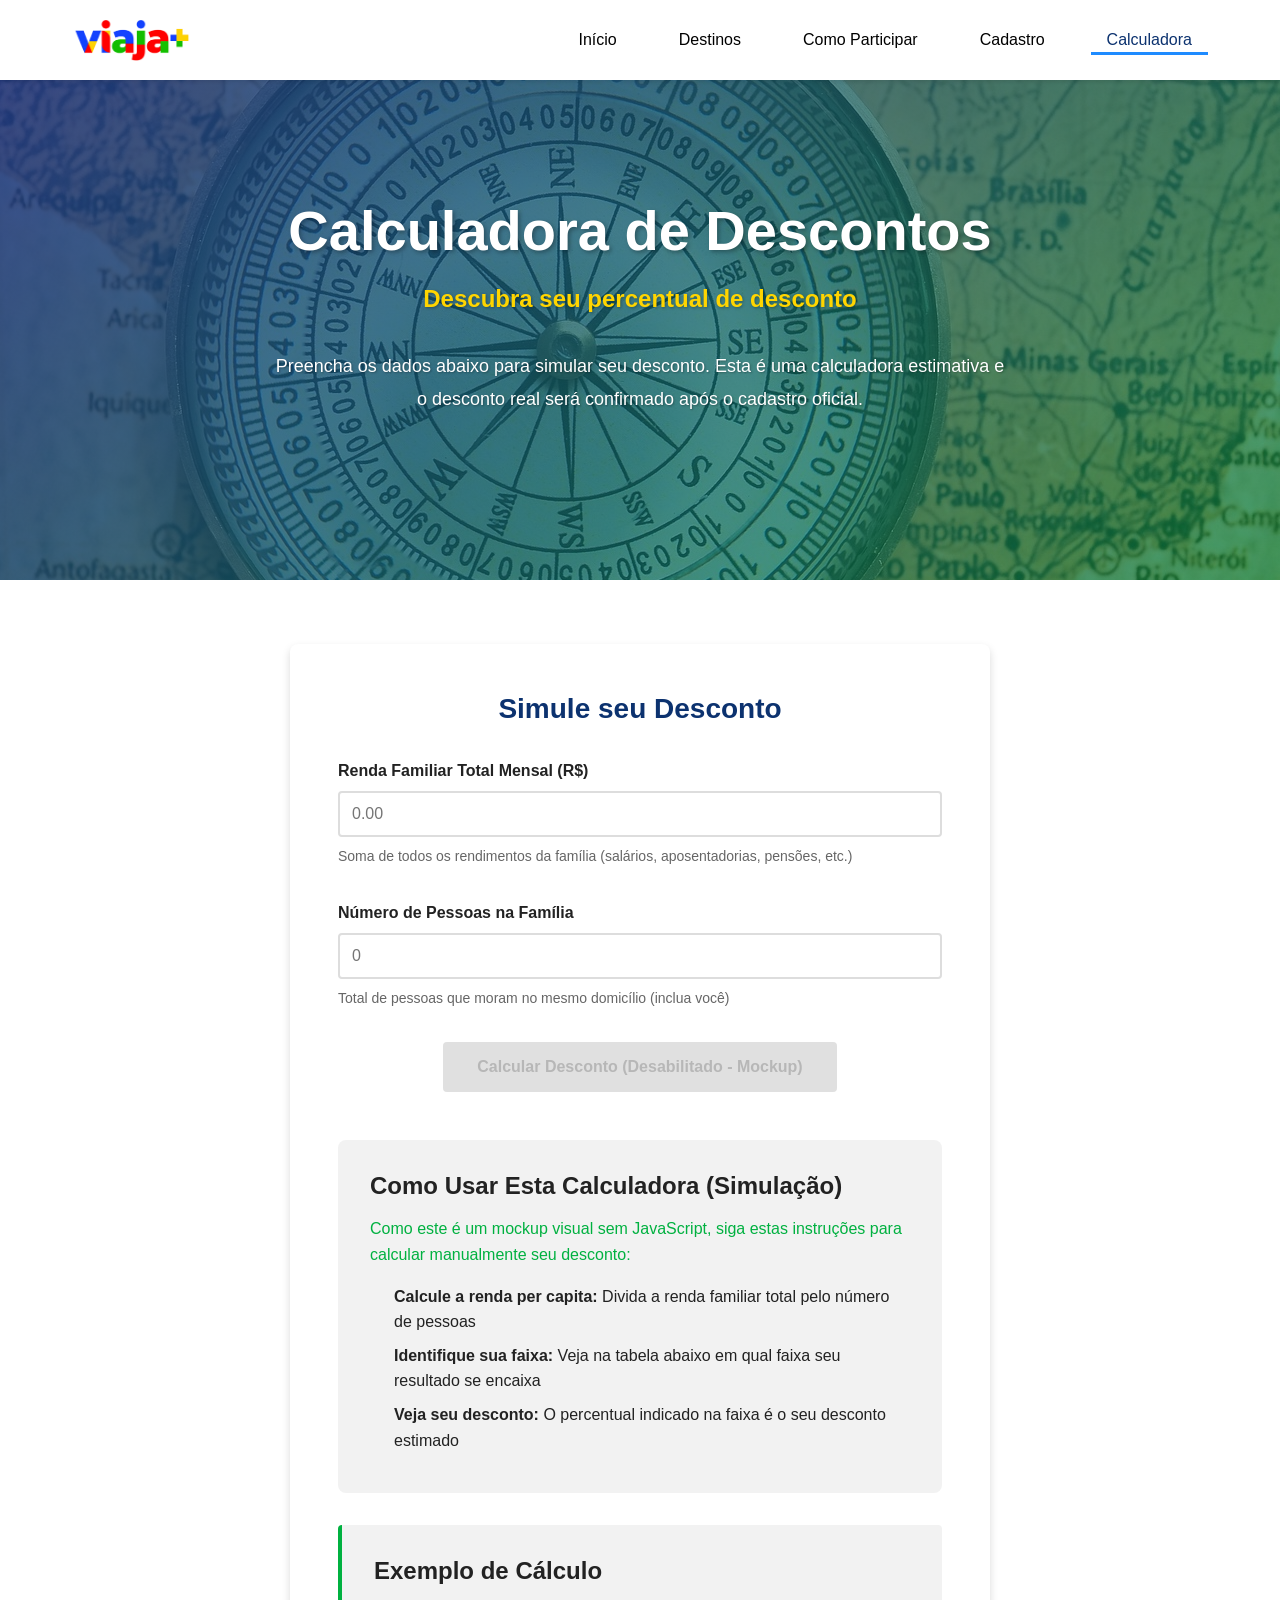
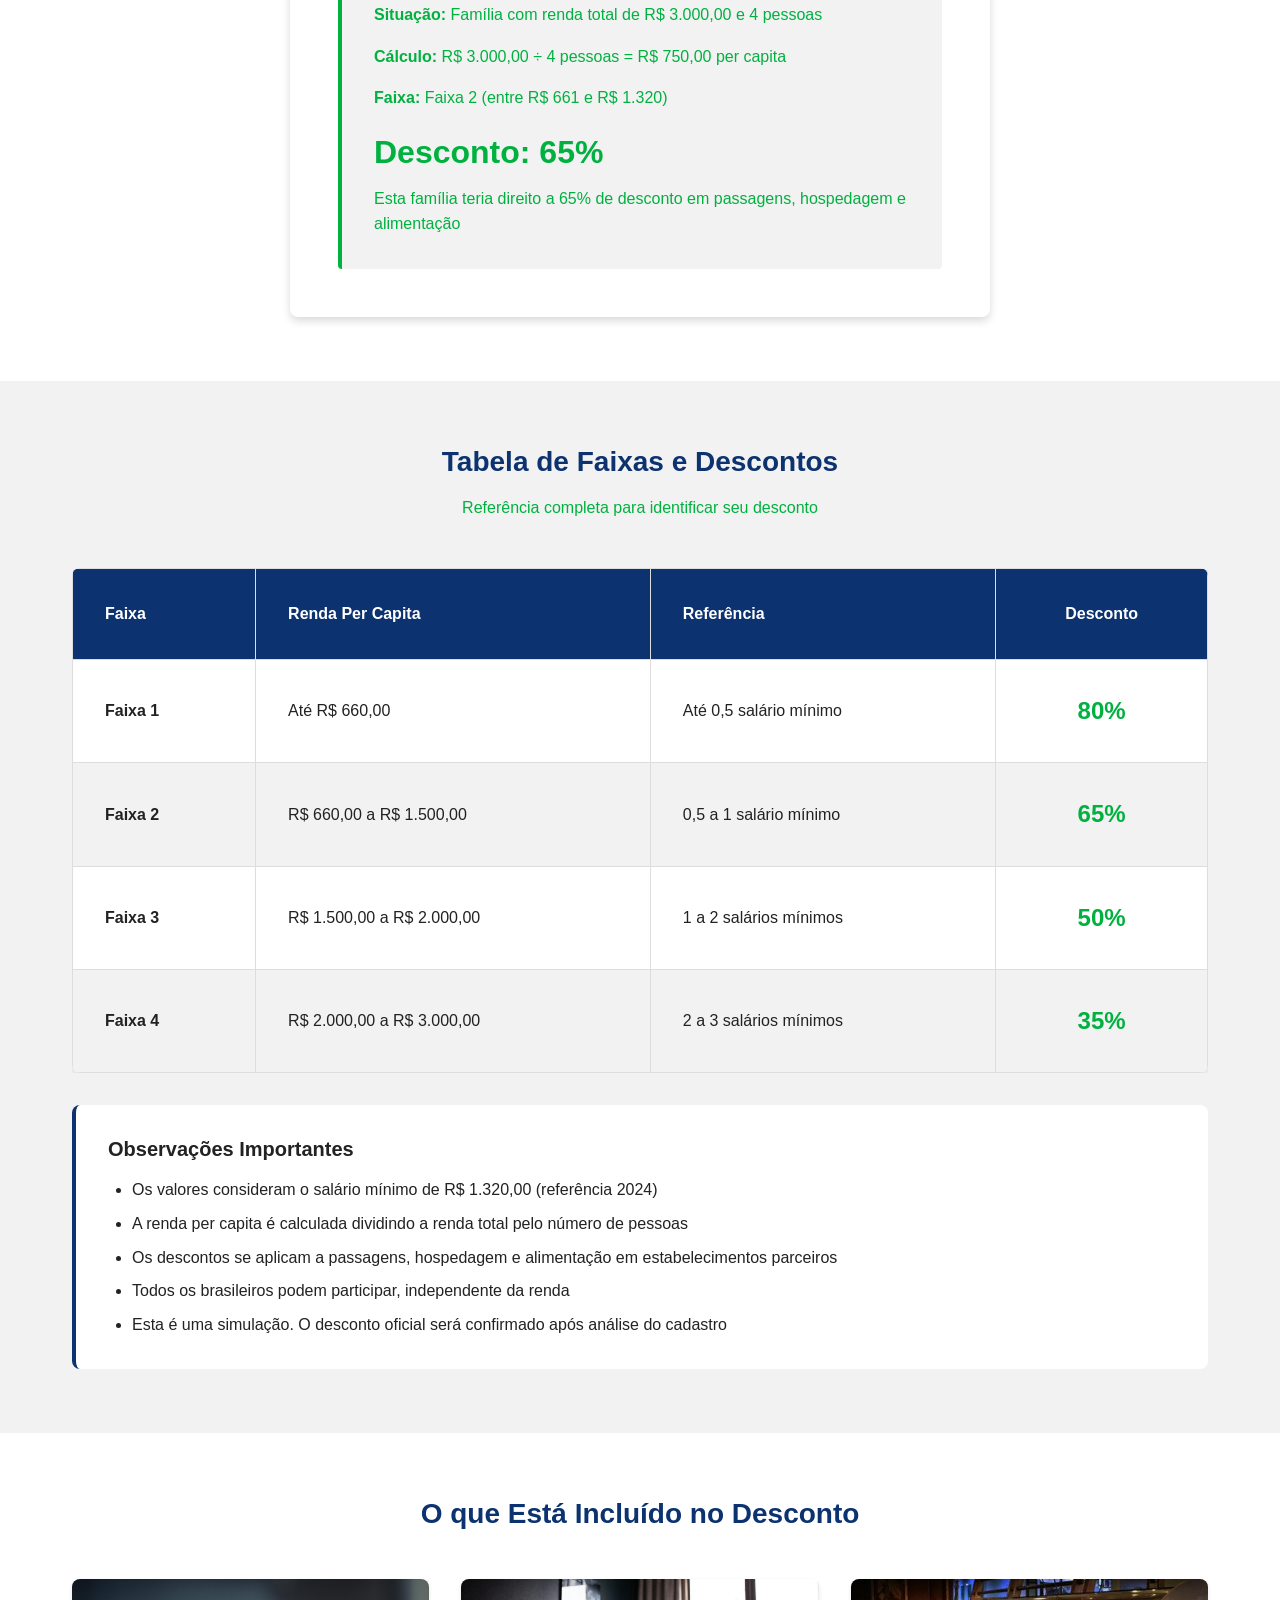
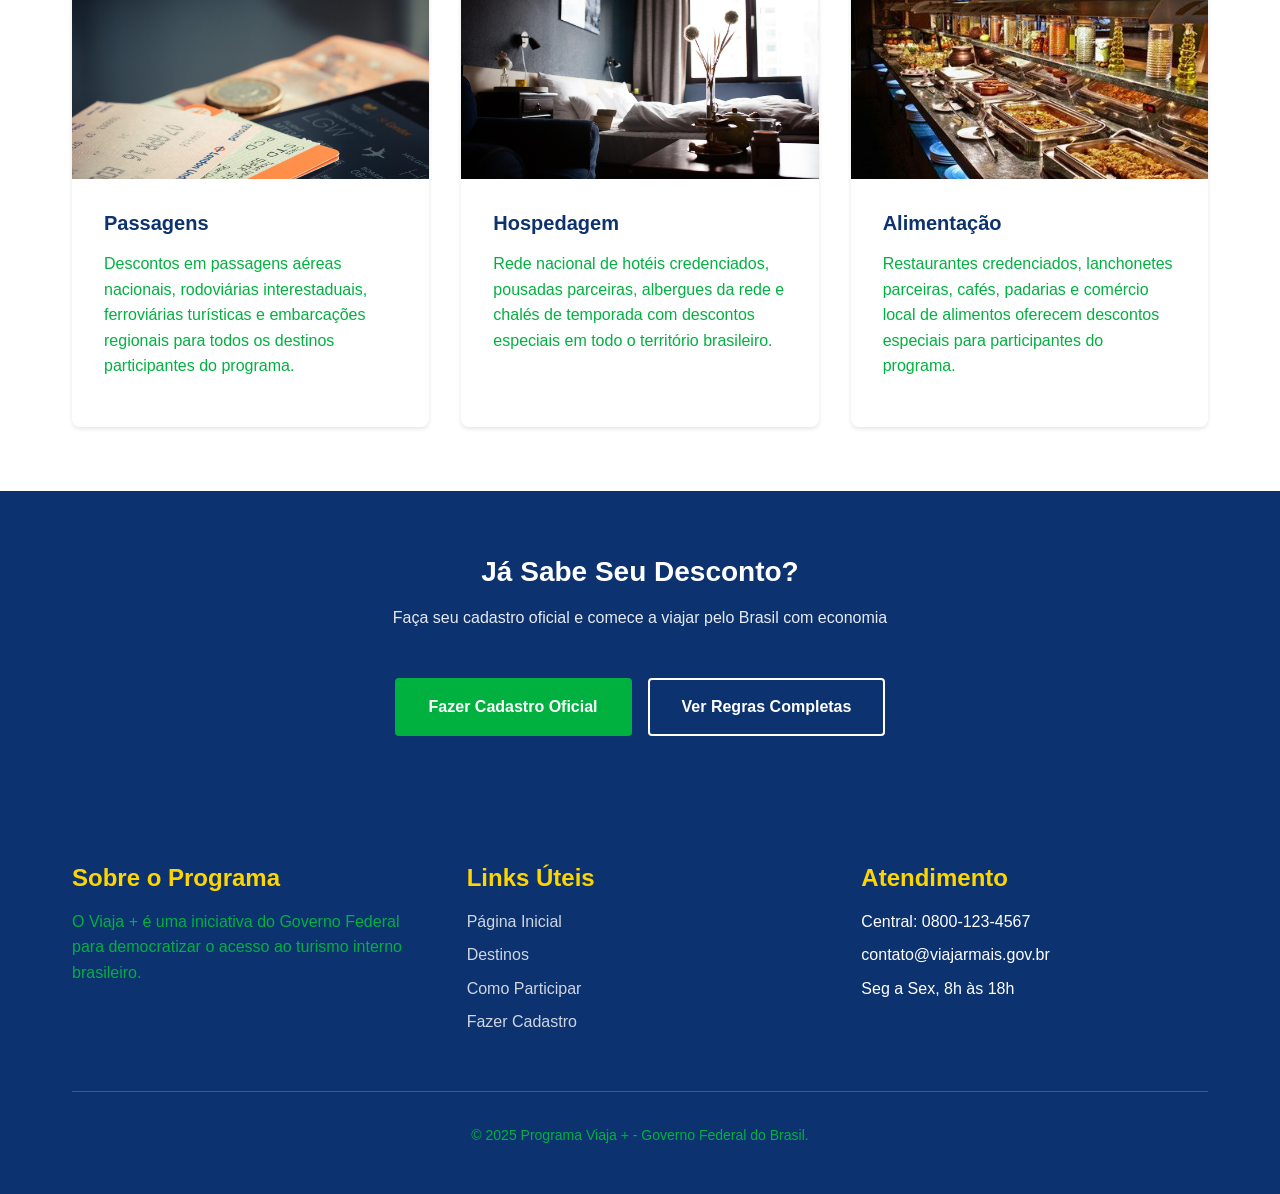
<file: calculadora.html>
<!DOCTYPE html>
<html lang="pt-BR">
<head>
    <meta charset="UTF-8">
    <meta name="viewport" content="width=device-width, initial-scale=1.0">
    <meta name="description" content="Calcule seu desconto no Programa Viaja + baseado na renda familiar">
    <title>Calculadora de Descontos - Programa Viaja +</title>
    <link rel="stylesheet" href="style.css">
</head>
<body>
    <!-- Cabeçalho -->
    <header class="header">
        <div class="container header-container">
            <div class="logo">
                <div class="logo-imagem">
                    <img src="./img/logo.png" alt="Viaja +" class="logo-programa">
                </div>
            </div>
            
            <nav class="nav-principal">
                <ul>
                    <li><a href="index (2).html">Início</a></li>
                    <li><a href="viagens.html">Destinos</a></li>
                    <li><a href="como-participar.html">Como Participar</a></li>
                    <li><a href="cadastro.html">Cadastro</a></li>
                    <li><a href="calculadora.html" class="ativo">Calculadora</a></li>
                </ul>
            </nav>
        </div>
    </header>

    <!-- Conteúdo principal -->
    <main>
        <!-- Cabeçalho da página -->
        <section class="hero-background" style="background-image: url('./img/bulsola.jpg');">
            <div class="hero-conteudo">
                <h1 class="hero-titulo">Calculadora de Descontos</h1>
                <p class="hero-subtitulo">
                    Descubra seu percentual de desconto
                </p>
                <p class="hero-descricao">
                    Preencha os dados abaixo para simular seu desconto. Esta é uma calculadora 
                    estimativa e o desconto real será confirmado após o cadastro oficial.
                </p>
            </div>
        </section>

        <!-- Calculadora -->
        <section class="secao">
            <div class="container">
                
                
                <div class="calculadora-container">
                    <h2 class="texto-centralizado">Simule seu Desconto</h2>
                    
                    <form style="margin-top: var(--espacamento-md);">
                        <!-- Renda Familiar -->
                        <div class="form-grupo">
                            <label for="renda-total" class="form-label">
                                Renda Familiar Total Mensal (R$)
                            </label>
                            <input 
                                type="number" 
                                id="renda-total" 
                                name="renda-total" 
                                class="form-input" 
                                placeholder="0.00"
                                step="0.01"
                                min="0"
                            >
                            <p class="form-ajuda">
                                Soma de todos os rendimentos da família (salários, aposentadorias, pensões, etc.)
                            </p>
                        </div>
                        
                        <!-- Número de pessoas -->
                        <div class="form-grupo">
                            <label for="num-pessoas" class="form-label">
                                Número de Pessoas na Família
                            </label>
                            <input 
                                type="number" 
                                id="num-pessoas" 
                                name="num-pessoas" 
                                class="form-input" 
                                placeholder="0"
                                min="1"
                            >
                            <p class="form-ajuda">
                                Total de pessoas que moram no mesmo domicílio (inclua você)
                            </p>
                        </div>
                        
                        <!-- Botão de calcular (visual) -->
                        <div class="texto-centralizado mt-2">
                            <button type="button" class="btn btn-desabilitado" disabled>
                                Calcular Desconto (Desabilitado - Mockup)
                            </button>
                        </div>
                    </form>
                    
                    <!-- Instruções de uso -->
                    <div class="mt-3" style="background-color: var(--cor-cinza-claro); padding: var(--espacamento-md); border-radius: 8px;">
                        <h3>Como Usar Esta Calculadora (Simulação)</h3>
                        <p style="margin-bottom: var(--espacamento-sm);">
                            Como este é um mockup visual sem JavaScript, siga estas instruções para 
                            calcular manualmente seu desconto:
                        </p>
                        <ol style="margin-left: 1.5rem;">
                            <li style="margin-bottom: 0.5rem;">
                                <strong>Calcule a renda per capita:</strong> Divida a renda familiar total 
                                pelo número de pessoas
                            </li>
                            <li style="margin-bottom: 0.5rem;">
                                <strong>Identifique sua faixa:</strong> Veja na tabela abaixo em qual 
                                faixa seu resultado se encaixa
                            </li>
                            <li style="margin-bottom: 0.5rem;">
                                <strong>Veja seu desconto:</strong> O percentual indicado na faixa é o 
                                seu desconto estimado
                            </li>
                        </ol>
                    </div>
                    
                    <!-- Exemplo prático -->
                    <div class="resultado-box mt-2">
                        <h3>Exemplo de Cálculo</h3>
                        <p><strong>Situação:</strong> Família com renda total de R$ 3.000,00 e 4 pessoas</p>
                        <p><strong>Cálculo:</strong> R$ 3.000,00 ÷ 4 pessoas = R$ 750,00 per capita</p>
                        <p><strong>Faixa:</strong> Faixa 2 (entre R$ 661 e R$ 1.320)</p>
                        <div class="resultado-valor">Desconto: 65%</div>
                        <p style="margin-bottom: 0;">
                            Esta família teria direito a 65% de desconto em passagens, hospedagem e alimentação
                        </p>
                    </div>
                </div>
            </div>
        </section>

        <!-- Tabela de faixas -->
        <section class="secao secao-cinza">
            <div class="container">
                <h2 class="texto-centralizado">Tabela de Faixas e Descontos</h2>
                <p class="texto-centralizado mb-3">
                    Referência completa para identificar seu desconto
                </p>
                
                <div style="overflow-x: auto;">
                    <table style="width: 100%; border-collapse: collapse; background-color: var(--cor-branco); border-radius: 8px; overflow: hidden; box-shadow: var(--sombra-leve);">
                        <thead>
                            <tr style="background-color: var(--cor-azul-escuro); color: var(--cor-branco);">
                                <th style="padding: var(--espacamento-md); text-align: left; border: 1px solid var(--cor-borda);">Faixa</th>
                                <th style="padding: var(--espacamento-md); text-align: left; border: 1px solid var(--cor-borda);">Renda Per Capita</th>
                                <th style="padding: var(--espacamento-md); text-align: left; border: 1px solid var(--cor-borda);">Referência</th>
                                <th style="padding: var(--espacamento-md); text-align: center; border: 1px solid var(--cor-borda);">Desconto</th>
                            </tr>
                        </thead>
                        <tbody>
                            <tr>
                                <td style="padding: var(--espacamento-md); border: 1px solid var(--cor-borda);"><strong>Faixa 1</strong></td>
                                <td style="padding: var(--espacamento-md); border: 1px solid var(--cor-borda);">Até R$ 660,00</td>
                                <td style="padding: var(--espacamento-md); border: 1px solid var(--cor-borda);">Até 0,5 salário mínimo</td>
                                <td style="padding: var(--espacamento-md); border: 1px solid var(--cor-borda); text-align: center; font-size: 1.5rem; font-weight: 700; color: var(--cor-verde-brasil);">80%</td>
                            </tr>
                            <tr style="background-color: var(--cor-cinza-claro);">
                                <td style="padding: var(--espacamento-md); border: 1px solid var(--cor-borda);"><strong>Faixa 2</strong></td>
                                <td style="padding: var(--espacamento-md); border: 1px solid var(--cor-borda);">R$ 660,00 a R$ 1.500,00</td>
                                <td style="padding: var(--espacamento-md); border: 1px solid var(--cor-borda);">0,5 a 1 salário mínimo</td>
                                <td style="padding: var(--espacamento-md); border: 1px solid var(--cor-borda); text-align: center; font-size: 1.5rem; font-weight: 700; color: var(--cor-verde-brasil);">65%</td>
                            </tr>
                            <tr>
                                <td style="padding: var(--espacamento-md); border: 1px solid var(--cor-borda);"><strong>Faixa 3</strong></td>
                                <td style="padding: var(--espacamento-md); border: 1px solid var(--cor-borda);">R$ 1.500,00 a R$ 2.000,00</td>
                                <td style="padding: var(--espacamento-md); border: 1px solid var(--cor-borda);">1 a 2 salários mínimos</td>
                                <td style="padding: var(--espacamento-md); border: 1px solid var(--cor-borda); text-align: center; font-size: 1.5rem; font-weight: 700; color: var(--cor-verde-brasil);">50%</td>
                            </tr>
                            <tr style="background-color: var(--cor-cinza-claro);">
                                <td style="padding: var(--espacamento-md); border: 1px solid var(--cor-borda);"><strong>Faixa 4</strong></td>
                                <td style="padding: var(--espacamento-md); border: 1px solid var(--cor-borda);">R$ 2.000,00 a R$ 3.000,00</td>
                                <td style="padding: var(--espacamento-md); border: 1px solid var(--cor-borda);">2 a 3 salários mínimos</td>
                                <td style="padding: var(--espacamento-md); border: 1px solid var(--cor-borda); text-align: center; font-size: 1.5rem; font-weight: 700; color: var(--cor-verde-brasil);">35%</td>
                            </tr>
                        </tbody>
                    </table>
                </div>
                
                <div class="mt-2" style="background-color: var(--cor-branco); padding: var(--espacamento-md); border-radius: 8px; border-left: 4px solid var(--cor-azul-governo);">
                    <h4>Observações Importantes</h4>
                    <ul style="list-style: disc; margin-left: 1.5rem;">
                        <li style="margin-bottom: 0.5rem;">
                            Os valores consideram o salário mínimo de R$ 1.320,00 (referência 2024)
                        </li>
                        <li style="margin-bottom: 0.5rem;">
                            A renda per capita é calculada dividindo a renda total pelo número de pessoas
                        </li>
                        <li style="margin-bottom: 0.5rem;">
                            Os descontos se aplicam a passagens, hospedagem e alimentação em estabelecimentos parceiros
                        </li>
                        <li style="margin-bottom: 0.5rem;">
                            Todos os brasileiros podem participar, independente da renda
                        </li>
                        <li>
                            Esta é uma simulação. O desconto oficial será confirmado após análise do cadastro
                        </li>
                    </ul>
                </div>
            </div>
        </section>

        <!-- Benefícios por faixa -->
        <section class="secao">
            <div class="container">
                <h2 class="texto-centralizado">O que Está Incluído no Desconto</h2>
                
                <div class="grid grid-3 mt-3">
                    <!-- Passagens -->
                    <div class="card">
                        <div class="card-imagem">
                            <img src="./img/passagens.jpg" alt="Passagens aéreas e rodoviárias">
                        </div>
                        <div class="card-conteudo">
                            <h3 class="card-titulo">Passagens</h3>
                            <p class="card-texto">
                                Descontos em passagens aéreas nacionais, rodoviárias interestaduais, 
                                ferroviárias turísticas e embarcações regionais para todos os destinos 
                                participantes do programa.
                            </p>
                        </div>
                    </div>
                    
                    <!-- Hospedagem -->
                    <div class="card">
                        <div class="card-imagem">
                            <img src="./img/Hospedagem.jpg" alt="Hospedagem em hotéis e pousadas">
                        </div>
                        <div class="card-conteudo">
                            <h3 class="card-titulo">Hospedagem</h3>
                            <p class="card-texto">
                                Rede nacional de hotéis credenciados, pousadas parceiras, albergues 
                                da rede e chalés de temporada com descontos especiais em todo o 
                                território brasileiro.
                            </p>
                        </div>
                    </div>
                    
                    <!-- Alimentação -->
                    <div class="card">
                        <div class="card-imagem">
                            <img src="./img/Alimentação.jpg" alt="Alimentação em restaurantes">
                        </div>
                        <div class="card-conteudo">
                            <h3 class="card-titulo">Alimentação</h3>
                            <p class="card-texto">
                                Restaurantes credenciados, lanchonetes parceiras, cafés, padarias e 
                                comércio local de alimentos oferecem descontos especiais para 
                                participantes do programa.
                            </p>
                        </div>
                    </div>
                </div>
            </div>
        </section>

        <!-- Call to action -->
        <section class="secao secao-azul">
            <div class="container texto-centralizado">
                <h2>Já Sabe Seu Desconto?</h2>
                <p class="mb-3">
                    Faça seu cadastro oficial e comece a viajar pelo Brasil com economia
                </p>
                <div class="btn-grupo">
                    <a href="cadastro.html" class="btn btn-primario">Fazer Cadastro Oficial</a>
                    <a href="como-participar.html" class="btn btn-outline">Ver Regras Completas</a>
                </div>
            </div>
        </section>
    </main>

    <!-- Rodapé -->
    <footer class="footer">
        <div class="container">
            <div class="footer-conteudo">
                <div class="footer-secao">
                    <h3>Sobre o Programa</h3>
                    <p>
                        O Viaja + é uma iniciativa do Governo Federal para democratizar 
                        o acesso ao turismo interno brasileiro.
                    </p>
                </div>
                
                <div class="footer-secao">
                    <h3>Links Úteis</h3>
                    <ul>
                        <li><a href="index.html">Página Inicial</a></li>
                        <li><a href="viagens.html">Destinos</a></li>
                        <li><a href="como-participar.html">Como Participar</a></li>
                        <li><a href="cadastro.html">Fazer Cadastro</a></li>
                    </ul>
                </div>
                
                <div class="footer-secao">
                    <h3>Atendimento</h3>
                    <ul>
                        <li>Central: 0800-123-4567</li>
                        <li>contato@viajarmais.gov.br</li>
                        <li>Seg a Sex, 8h às 18h</li>
                    </ul>
                </div>
            </div>
            
            <div class="footer-bottom">
                <p>&copy; 2025 Programa Viaja + - Governo Federal do Brasil.</p>
            </div>
        </div>
    </footer>
</body>
</html>
</file>
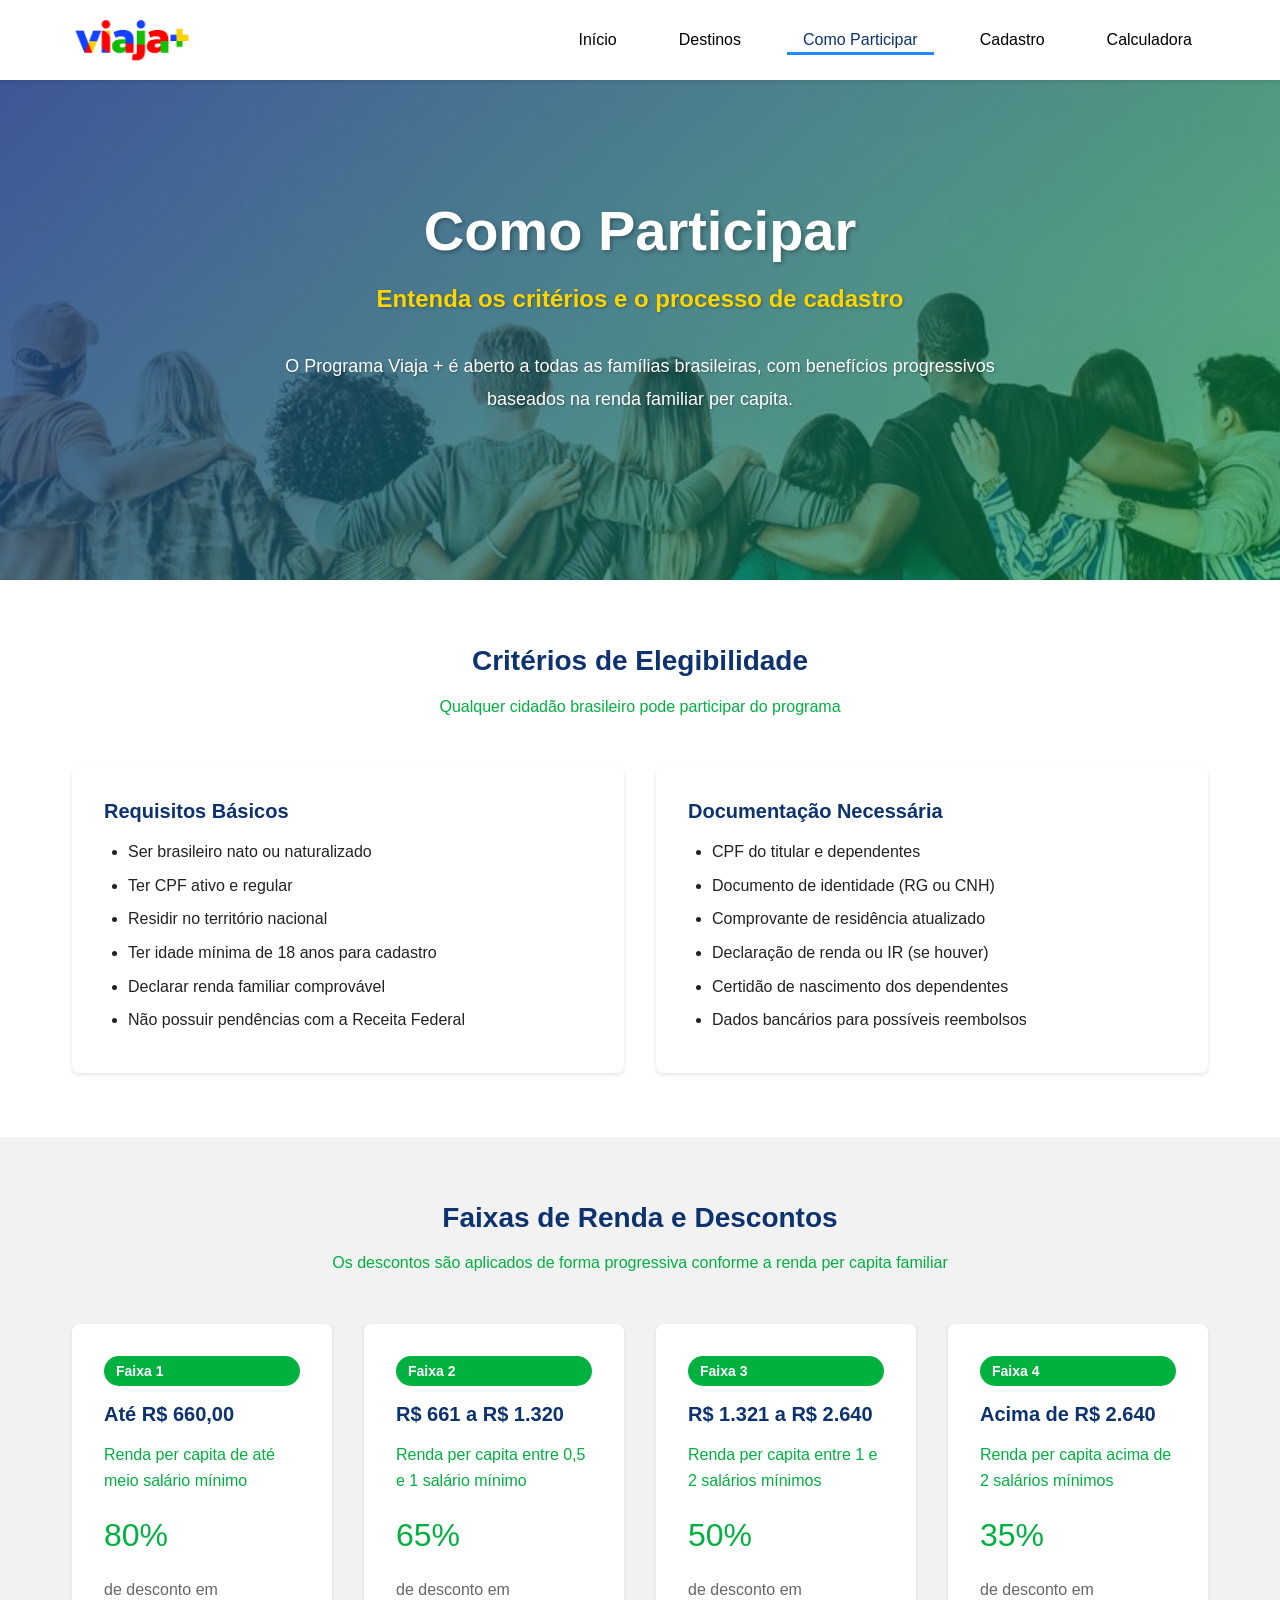
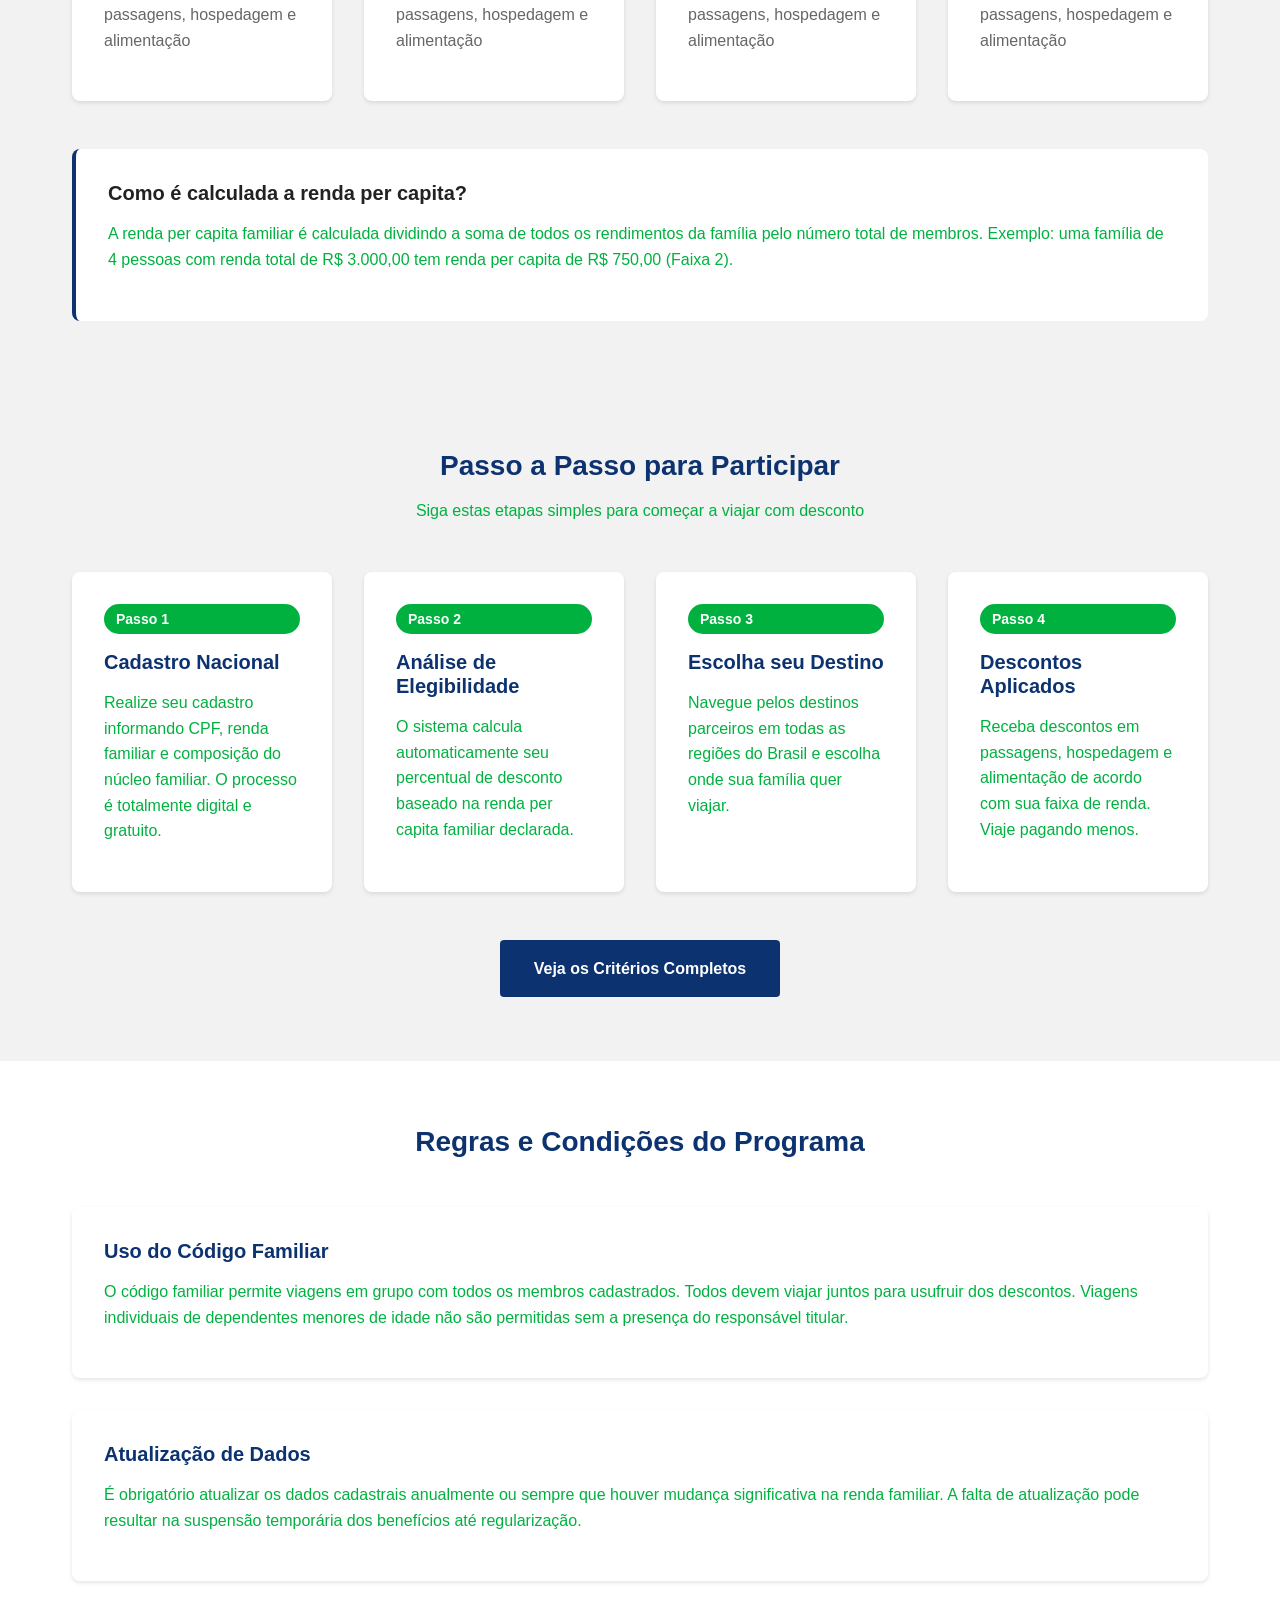
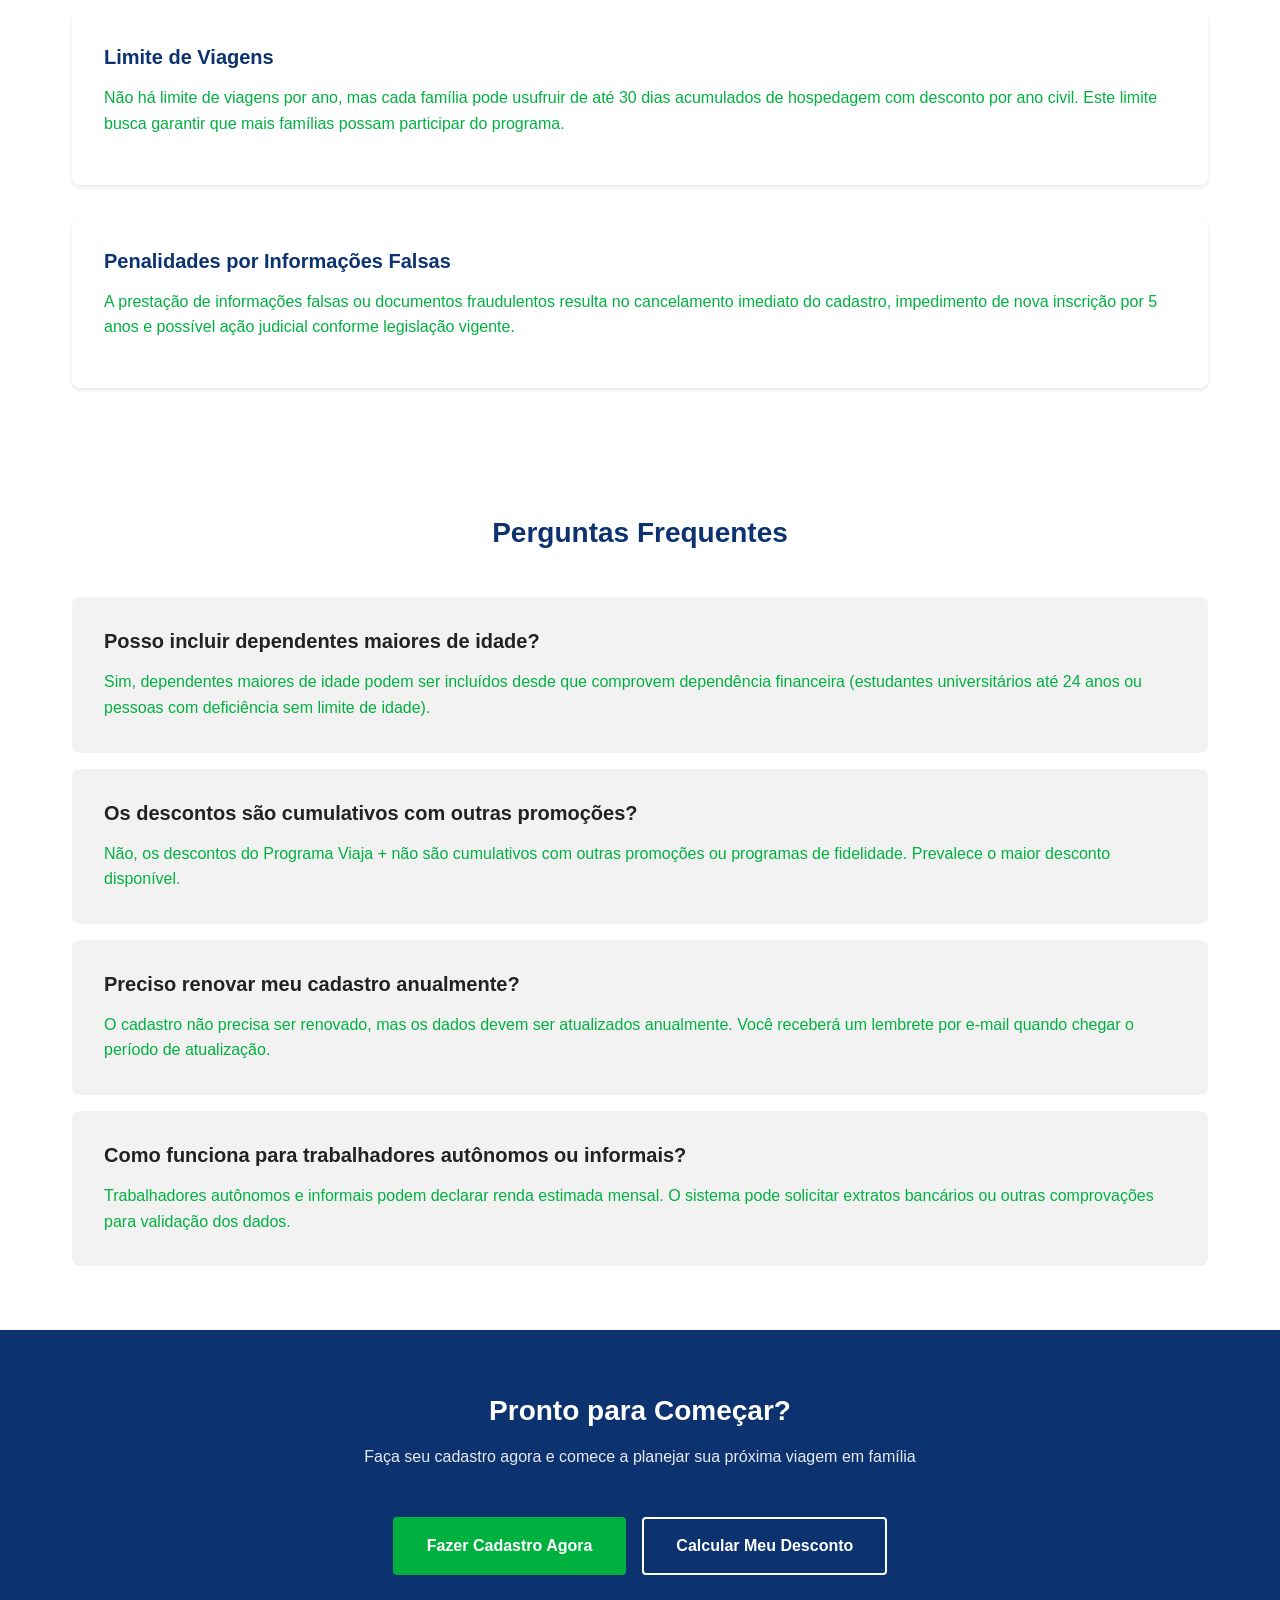
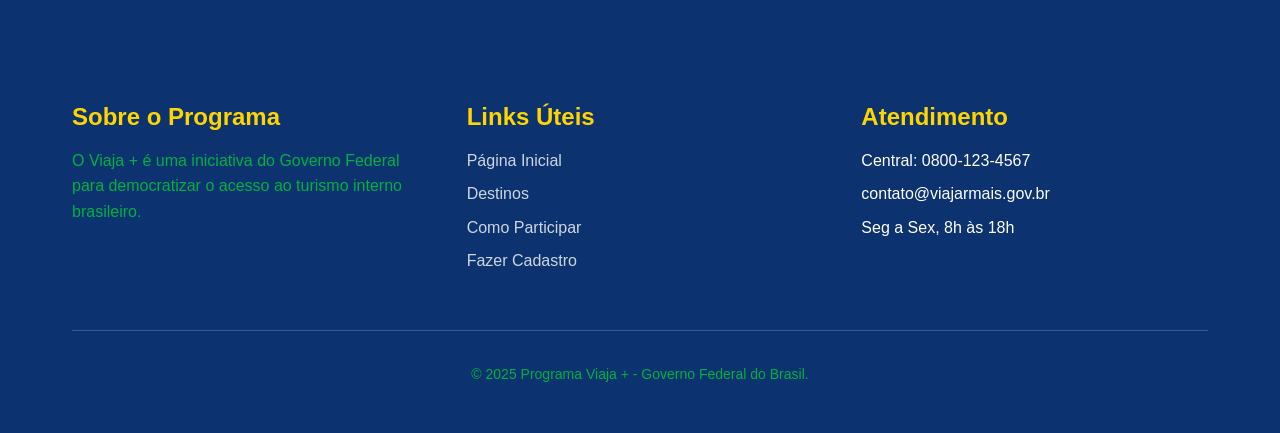
<file: como-participar.html>
<!DOCTYPE html>
<html lang="pt-BR">
<head>
    <meta charset="UTF-8">
    <meta name="viewport" content="width=device-width, initial-scale=1.0">
    <meta name="description" content="Entenda os critérios, regras e o passo a passo para participar do Programa Viaja +">
    <title>Como Participar - Programa Viaja +</title>
    <link rel="stylesheet" href="style.css">
</head>
<body>
    <!-- Cabeçalho -->
    <header class="header">
        <div class="container header-container">
            <div class="logo">
                <div class="logo-imagem">
                    <img src="./img/logo.png" alt="Viaja +" class="logo-programa">
                </div>
            </div>
            
            <nav class="nav-principal">
                <ul>
                    <li><a href="index (2).html">Início</a></li>
                    <li><a href="viagens.html">Destinos</a></li>
                    <li><a href="como-participar.html" class="ativo">Como Participar</a></li>
                    <li><a href="cadastro.html">Cadastro</a></li>
                    <li><a href="calculadora.html">Calculadora</a></li>
                </ul>
            </nav>
        </div>
    </header>

    <!-- Conteúdo principal -->
    <main>
        <!-- Cabeçalho da página -->
        <section class="hero-background" style="background-image: url('./img/Como\ Participar..jpg');">
            <div class="carousel-slide"><img src="./img/teste.jpg" alt="Mapa do Brasil com destinos turísticos"></div>
            <div class="hero-conteudo">
                <h1 class="hero-titulo">Como Participar</h1>
                <p class="hero-subtitulo">
                    Entenda os critérios e o processo de cadastro
                </p>
                <p class="hero-descricao">    
                    O Programa Viaja + é aberto a todas as famílias brasileiras, com benefícios 
                    progressivos baseados na renda familiar per capita.
                </p>
            </div>
        </section>

        <!-- Critérios de elegibilidade -->
        <section class="secao">
            <div class="container">
                <h2 class="texto-centralizado">Critérios de Elegibilidade</h2>
                <p class="texto-centralizado mb-3">
                    Qualquer cidadão brasileiro pode participar do programa
                </p>
                
                <div class="grid grid-2">
                    <div class="card">
                        <div class="card-conteudo">
                            <h3 class="card-titulo">Requisitos Básicos</h3>
                            <ul style="list-style: disc; margin-left: 1.5rem;">
                                <li style="margin-bottom: 0.5rem;">Ser brasileiro nato ou naturalizado</li>
                                <li style="margin-bottom: 0.5rem;">Ter CPF ativo e regular</li>
                                <li style="margin-bottom: 0.5rem;">Residir no território nacional</li>
                                <li style="margin-bottom: 0.5rem;">Ter idade mínima de 18 anos para cadastro</li>
                                <li style="margin-bottom: 0.5rem;">Declarar renda familiar comprovável</li>
                                <li style="margin-bottom: 0.5rem;">Não possuir pendências com a Receita Federal</li>
                            </ul>
                        </div>
                    </div>
                    
                    <div class="card">
                        <div class="card-conteudo">
                            <h3 class="card-titulo">Documentação Necessária</h3>
                            <ul style="list-style: disc; margin-left: 1.5rem;">
                                <li style="margin-bottom: 0.5rem;">CPF do titular e dependentes</li>
                                <li style="margin-bottom: 0.5rem;">Documento de identidade (RG ou CNH)</li>
                                <li style="margin-bottom: 0.5rem;">Comprovante de residência atualizado</li>
                                <li style="margin-bottom: 0.5rem;">Declaração de renda ou IR (se houver)</li>
                                <li style="margin-bottom: 0.5rem;">Certidão de nascimento dos dependentes</li>
                                <li style="margin-bottom: 0.5rem;">Dados bancários para possíveis reembolsos</li>
                            </ul>
                        </div>
                    </div>
                </div>
            </div>
        </section>

        <!-- Faixas de renda e descontos -->
        <section id="criterios" class="secao secao-cinza">
            <div class="container">
                <h2 class="texto-centralizado">Faixas de Renda e Descontos</h2>
                <p class="texto-centralizado mb-3">
                    Os descontos são aplicados de forma progressiva conforme a renda per capita familiar
                </p>
                
                <div class="grid grid-4">
                    <!-- Faixa 1 -->
                    <div class="card">
                        <div class="card-conteudo">
                            <div class="card-badge">Faixa 1</div>
                            <h3 class="card-titulo">Até R$ 660,00</h3>
                            <p class="card-texto">
                                Renda per capita de até meio salário mínimo
                            </p>
                            <p class="texto-destaque" style="font-size: 2rem; color: var(--cor-verde-brasil);">80%</p>
                            <p style="color: var(--cor-texto-medio);">de desconto em passagens, hospedagem e alimentação</p>
                        </div>
                    </div>
                    
                    <!-- Faixa 2 -->
                    <div class="card">
                        <div class="card-conteudo">
                            <div class="card-badge">Faixa 2</div>
                            <h3 class="card-titulo">R$ 661 a R$ 1.320</h3>
                            <p class="card-texto">
                                Renda per capita entre 0,5 e 1 salário mínimo
                            </p>
                            <p class="texto-destaque" style="font-size: 2rem; color: var(--cor-verde-brasil);">65%</p>
                            <p style="color: var(--cor-texto-medio);">de desconto em passagens, hospedagem e alimentação</p>
                        </div>
                    </div>
                    
                    <!-- Faixa 3 -->
                    <div class="card">
                        <div class="card-conteudo">
                            <div class="card-badge">Faixa 3</div>
                            <h3 class="card-titulo">R$ 1.321 a R$ 2.640</h3>
                            <p class="card-texto">
                                Renda per capita entre 1 e 2 salários mínimos
                            </p>
                            <p class="texto-destaque" style="font-size: 2rem; color: var(--cor-verde-brasil);">50%</p>
                            <p style="color: var(--cor-texto-medio);">de desconto em passagens, hospedagem e alimentação</p>
                        </div>
                    </div>
                    
                    <!-- Faixa 4 -->
                    <div class="card">
                        <div class="card-conteudo">
                            <div class="card-badge">Faixa 4</div>
                            <h3 class="card-titulo">Acima de R$ 2.640</h3>
                            <p class="card-texto">
                                Renda per capita acima de 2 salários mínimos
                            </p>
                            <p class="texto-destaque" style="font-size: 2rem; color: var(--cor-verde-brasil);">35%</p>
                            <p style="color: var(--cor-texto-medio);">de desconto em passagens, hospedagem e alimentação</p>
                        </div>
                    </div>
                </div>
                
                <div class="mt-3" style="background-color: var(--cor-branco); padding: var(--espacamento-md); border-radius: 8px; border-left: 4px solid var(--cor-azul-governo);">
                    <h4>Como é calculada a renda per capita?</h4>
                    <p>
                        A renda per capita familiar é calculada dividindo a soma de todos os rendimentos 
                        da família pelo número total de membros. Exemplo: uma família de 4 pessoas com 
                        renda total de R$ 3.000,00 tem renda per capita de R$ 750,00 (Faixa 2).
                    </p>
                </div>
            </div>
        </section>

        <!-- Passo a passo -->
        <section class="secao secao-cinza">
            <div class="container">
                <h2 class="texto-centralizado">Passo a Passo para Participar</h2>
                <p class="texto-centralizado mb-3">
                    Siga estas etapas simples para começar a viajar com desconto
                </p>
                
                <div class="grid grid-4">
                    <!-- Passo 1 -->
                    <div class="card">
                        <div class="card-conteudo">
                            <div class="card-badge">Passo 1</div>
                            <h4 class="card-titulo">Cadastro Nacional</h4>
                            <p class="card-texto">
                                Realize seu cadastro informando CPF, renda familiar e composição 
                                do núcleo familiar. O processo é totalmente digital e gratuito.
                            </p>
                        </div>
                    </div>
                    
                    <!-- Passo 2 -->
                    <div class="card">
                        <div class="card-conteudo">
                            <div class="card-badge">Passo 2</div>
                            <h4 class="card-titulo">Análise de Elegibilidade</h4>
                            <p class="card-texto">
                                O sistema calcula automaticamente seu percentual de desconto 
                                baseado na renda per capita familiar declarada.
                            </p>
                        </div>
                    </div>
                    
                    <!-- Passo 3 -->
                    <div class="card">
                        <div class="card-conteudo">
                            <div class="card-badge">Passo 3</div>
                            <h4 class="card-titulo">Escolha seu Destino</h4>
                            <p class="card-texto">
                                Navegue pelos destinos parceiros em todas as regiões do Brasil 
                                e escolha onde sua família quer viajar.
                            </p>
                        </div>
                    </div>
                    
                    <!-- Passo 4 -->
                    <div class="card">
                        <div class="card-conteudo">
                            <div class="card-badge">Passo 4</div>
                            <h4 class="card-titulo">Descontos Aplicados</h4>
                            <p class="card-texto">
                                Receba descontos em passagens, hospedagem e alimentação de acordo 
                                com sua faixa de renda. Viaje pagando menos.
                            </p>
                        </div>
                    </div>
                </div>
                
                <div class="texto-centralizado mt-3">
                    <a href="#criterios" class="btn btn-secundario">Veja os Critérios Completos</a>
                </div>
            </div>
        </section>

        <!-- Regras e condições -->
        <section class="secao">
            <div class="container">
                <h2 class="texto-centralizado">Regras e Condições do Programa</h2>
                
                <div class="mt-3">
                    <div class="card mb-2">
                        <div class="card-conteudo">
                            <h3 class="card-titulo">Uso do Código Familiar</h3>
                            <p class="card-texto">
                                O código familiar permite viagens em grupo com todos os membros cadastrados. 
                                Todos devem viajar juntos para usufruir dos descontos. Viagens individuais 
                                de dependentes menores de idade não são permitidas sem a presença do 
                                responsável titular.
                            </p>
                        </div>
                    </div>
                    
                    <div class="card mb-2">
                        <div class="card-conteudo">
                            <h3 class="card-titulo">Atualização de Dados</h3>
                            <p class="card-texto">
                                É obrigatório atualizar os dados cadastrais anualmente ou sempre que houver 
                                mudança significativa na renda familiar. A falta de atualização pode resultar 
                                na suspensão temporária dos benefícios até regularização.
                            </p>
                        </div>
                    </div>
                    
                    <div class="card mb-2">
                        <div class="card-conteudo">
                            <h3 class="card-titulo">Limite de Viagens</h3>
                            <p class="card-texto">
                                Não há limite de viagens por ano, mas cada família pode usufruir de até 
                                30 dias acumulados de hospedagem com desconto por ano civil. Este limite 
                                busca garantir que mais famílias possam participar do programa.
                            </p>
                        </div>
                    </div>
                    
                    <div class="card">
                        <div class="card-conteudo">
                            <h3 class="card-titulo">Penalidades por Informações Falsas</h3>
                            <p class="card-texto">
                                A prestação de informações falsas ou documentos fraudulentos resulta no 
                                cancelamento imediato do cadastro, impedimento de nova inscrição por 5 anos 
                                e possível ação judicial conforme legislação vigente.
                            </p>
                        </div>
                    </div>
                </div>
            </div>
        </section>

        <!-- Perguntas frequentes -->
        <section class="secao">
            <div class="container">
                <h2 class="texto-centralizado">Perguntas Frequentes</h2>
                
                <div class="mt-3">
                    <div style="background-color: var(--cor-cinza-claro); padding: var(--espacamento-md); border-radius: 8px; margin-bottom: var(--espacamento-sm);">
                        <h4>Posso incluir dependentes maiores de idade?</h4>
                        <p style="margin-bottom: 0;">
                            Sim, dependentes maiores de idade podem ser incluídos desde que comprovem 
                            dependência financeira (estudantes universitários até 24 anos ou pessoas 
                            com deficiência sem limite de idade).
                        </p>
                    </div>
                    
                    <div style="background-color: var(--cor-cinza-claro); padding: var(--espacamento-md); border-radius: 8px; margin-bottom: var(--espacamento-sm);">
                        <h4>Os descontos são cumulativos com outras promoções?</h4>
                        <p style="margin-bottom: 0;">
                            Não, os descontos do Programa Viaja + não são cumulativos com outras 
                            promoções ou programas de fidelidade. Prevalece o maior desconto disponível.
                        </p>
                    </div>
                    
                    <div style="background-color: var(--cor-cinza-claro); padding: var(--espacamento-md); border-radius: 8px; margin-bottom: var(--espacamento-sm);">
                        <h4>Preciso renovar meu cadastro anualmente?</h4>
                        <p style="margin-bottom: 0;">
                            O cadastro não precisa ser renovado, mas os dados devem ser atualizados 
                            anualmente. Você receberá um lembrete por e-mail quando chegar o período 
                            de atualização.
                        </p>
                    </div>
                    
                    <div style="background-color: var(--cor-cinza-claro); padding: var(--espacamento-md); border-radius: 8px;">
                        <h4>Como funciona para trabalhadores autônomos ou informais?</h4>
                        <p style="margin-bottom: 0;">
                            Trabalhadores autônomos e informais podem declarar renda estimada mensal. 
                            O sistema pode solicitar extratos bancários ou outras comprovações para 
                            validação dos dados.
                        </p>
                    </div>
                </div>
            </div>
        </section>

        <!-- Call to action -->
        <section class="secao secao-azul">
            <div class="container texto-centralizado">
                <h2>Pronto para Começar?</h2>
                <p class="mb-3">
                    Faça seu cadastro agora e comece a planejar sua próxima viagem em família
                </p>
                <div class="btn-grupo">
                    <a href="cadastro.html" class="btn btn-primario">Fazer Cadastro Agora</a>
                    <a href="calculadora.html" class="btn btn-outline">Calcular Meu Desconto</a>
                </div>
            </div>
        </section>
    </main>

    <!-- Rodapé -->
    <footer class="footer">
        <div class="container">
            <div class="footer-conteudo">
                <div class="footer-secao">
                    <h3>Sobre o Programa</h3>
                    <p>
                        O Viaja + é uma iniciativa do Governo Federal para democratizar 
                        o acesso ao turismo interno brasileiro.
                    </p>
                </div>
                
                <div class="footer-secao">
                    <h3>Links Úteis</h3>
                    <ul>
                        <li><a href="index.html">Página Inicial</a></li>
                        <li><a href="viagens.html">Destinos</a></li>
                        <li><a href="como-participar.html">Como Participar</a></li>
                        <li><a href="cadastro.html">Fazer Cadastro</a></li>
                    </ul>
                </div>
                
                <div class="footer-secao">
                    <h3>Atendimento</h3>
                    <ul>
                        <li>Central: 0800-123-4567</li>
                        <li>contato@viajarmais.gov.br</li>
                        <li>Seg a Sex, 8h às 18h</li>
                    </ul>
                </div>
            </div>
            
            <div class="footer-bottom">
                <p>&copy; 2025 Programa Viaja + - Governo Federal do Brasil.</p>
            </div>
        </div>
    </footer>
</body>
</html>
</file>
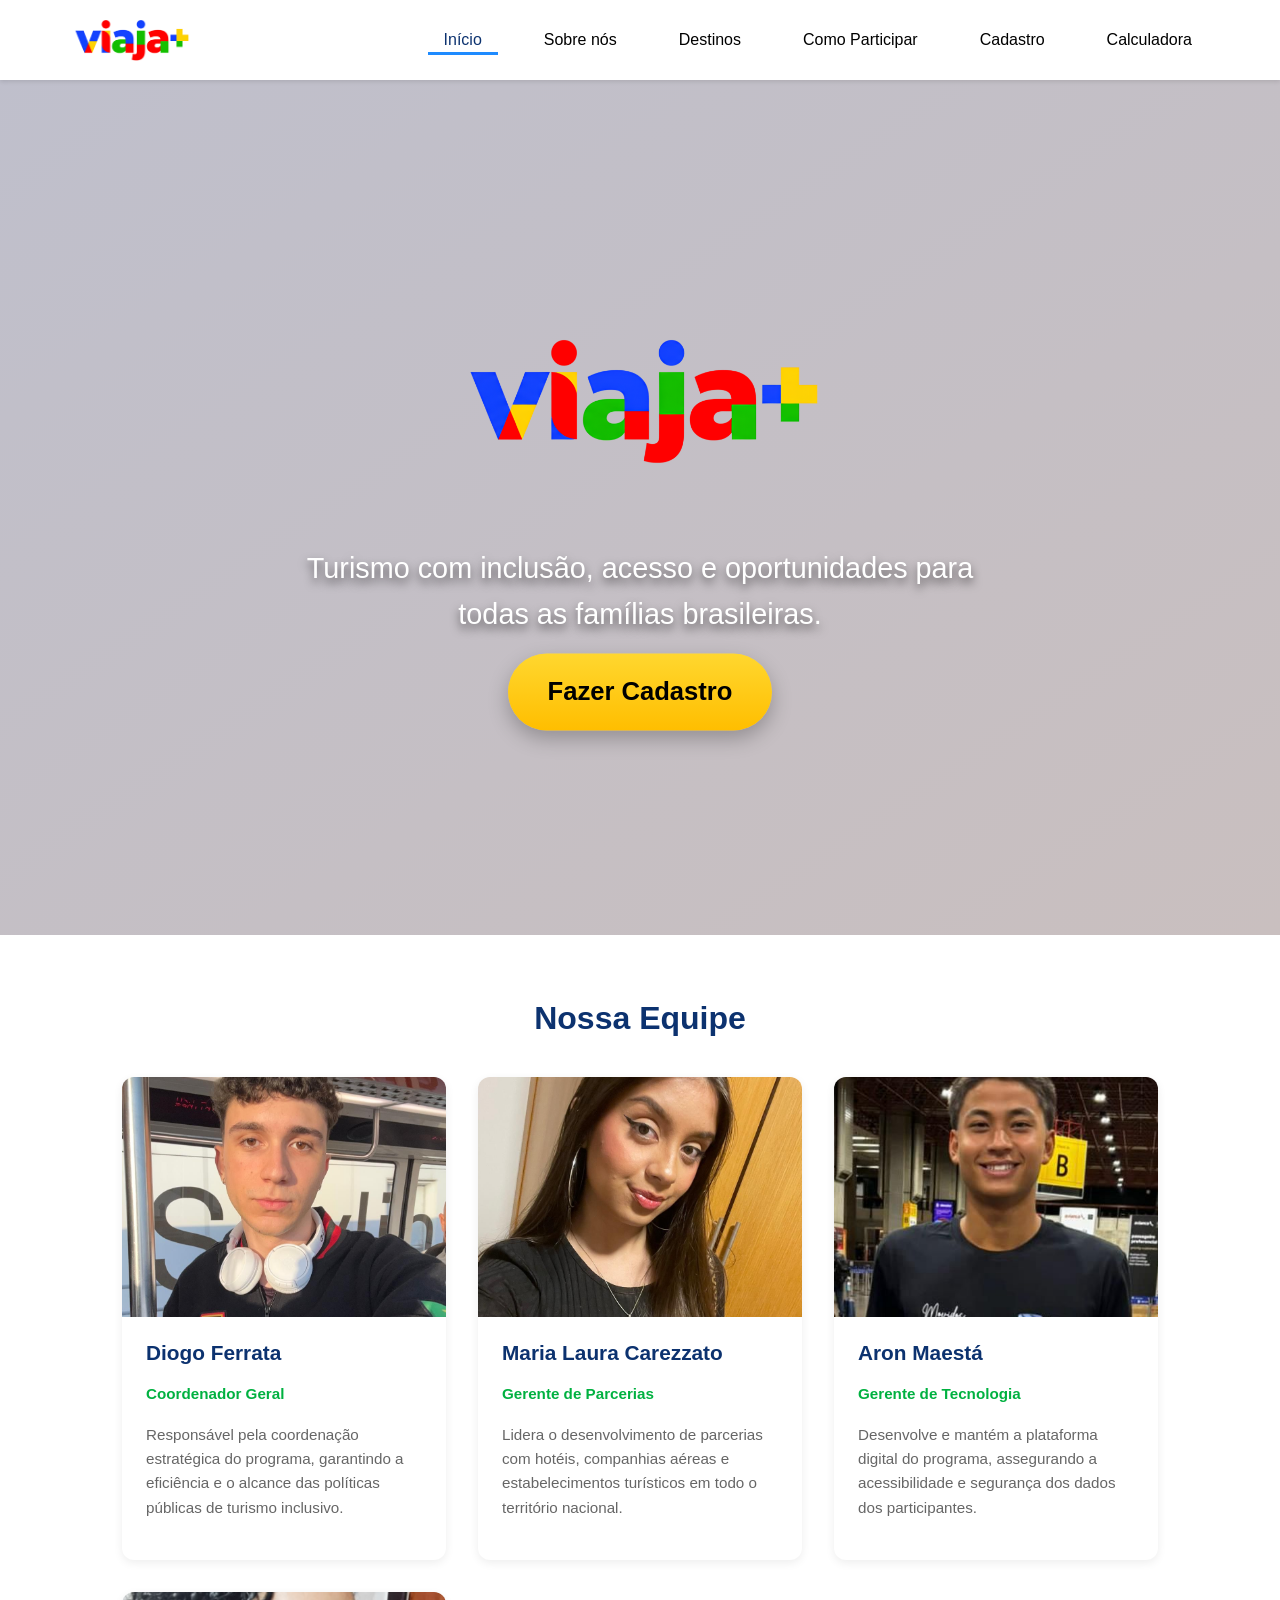
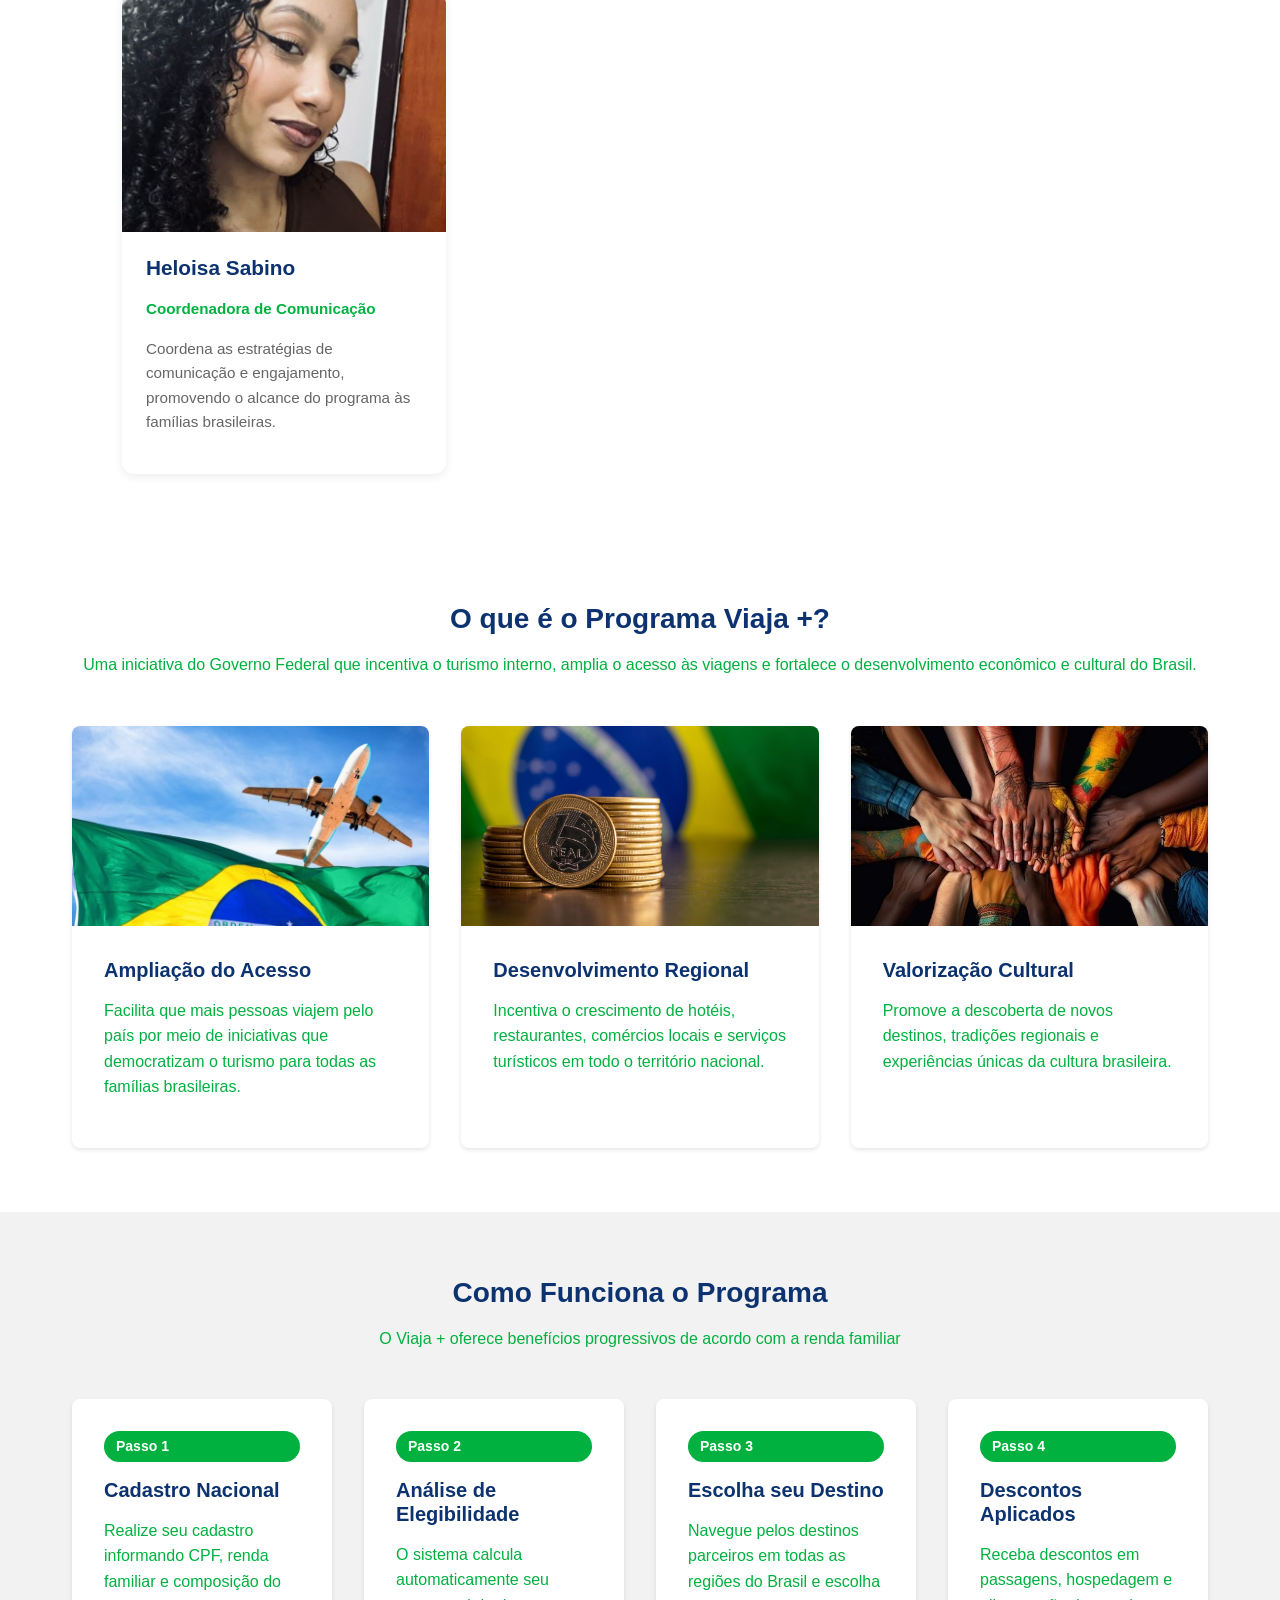
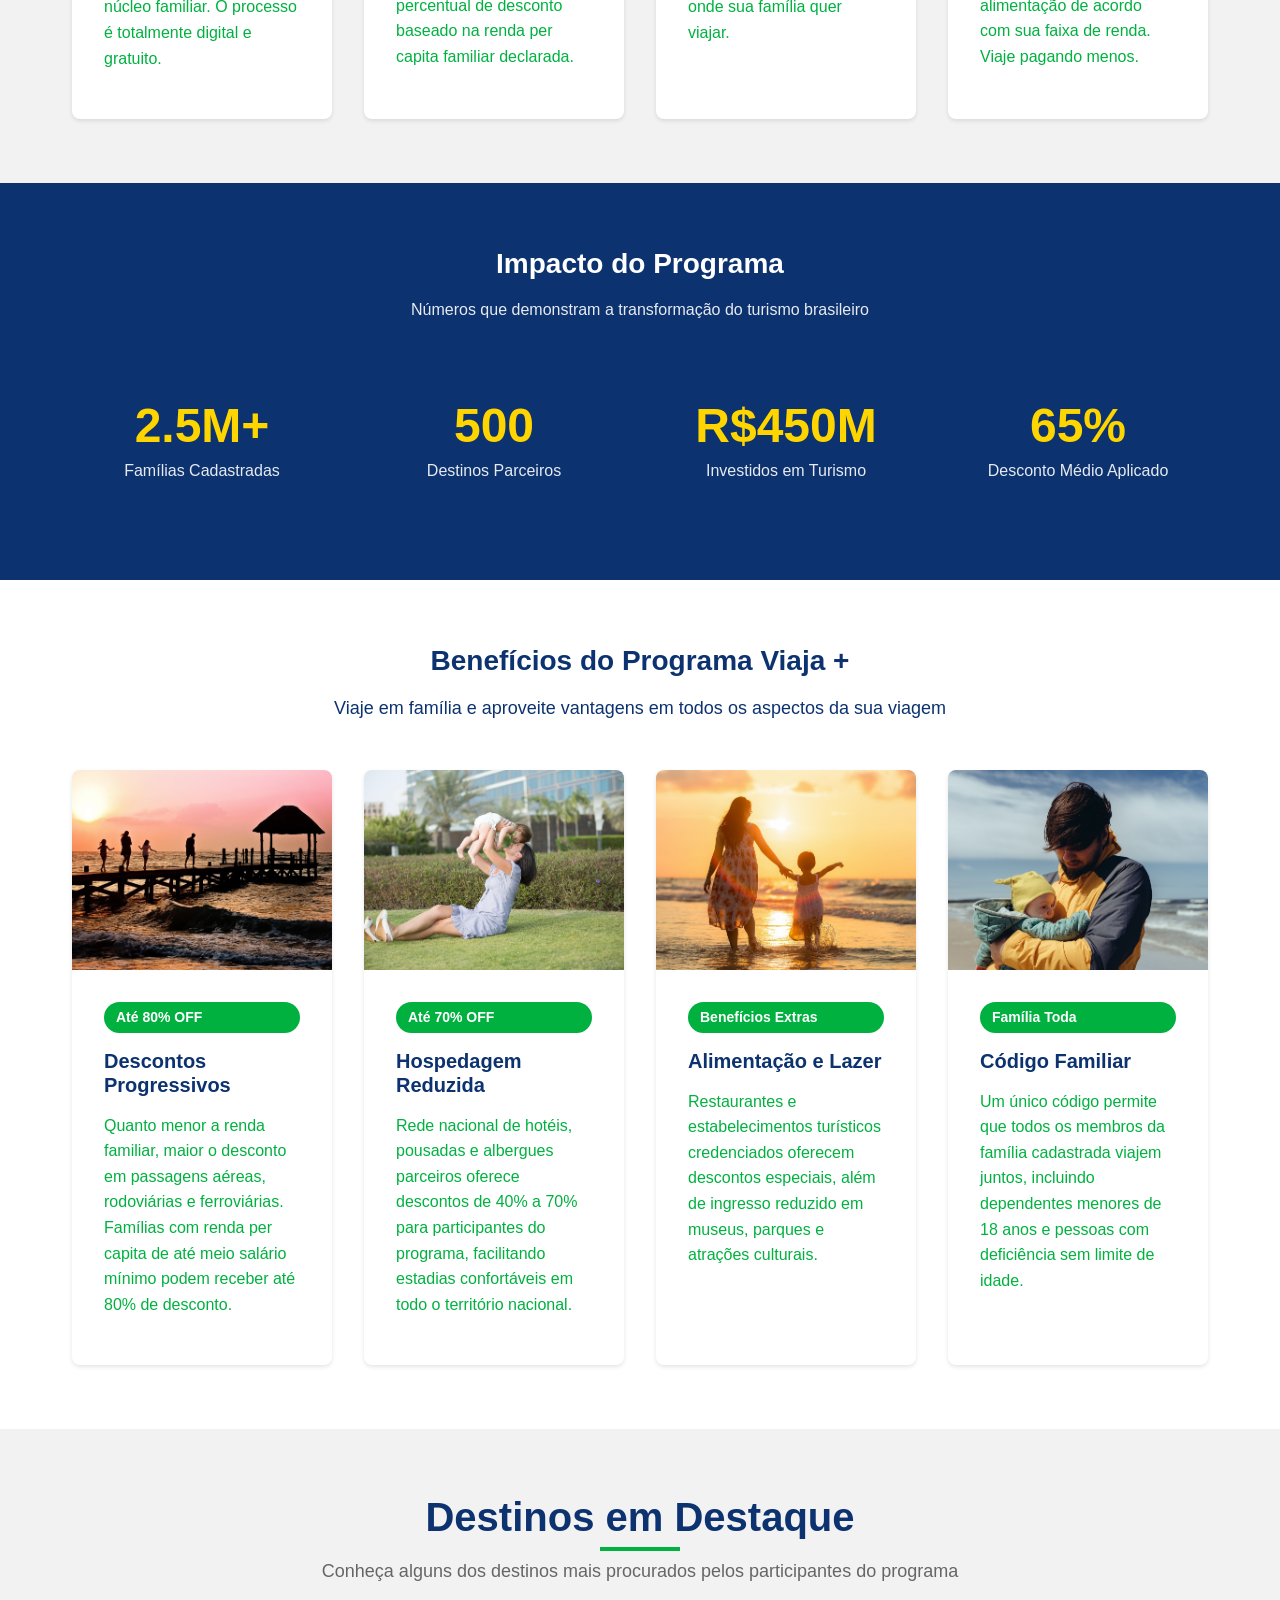
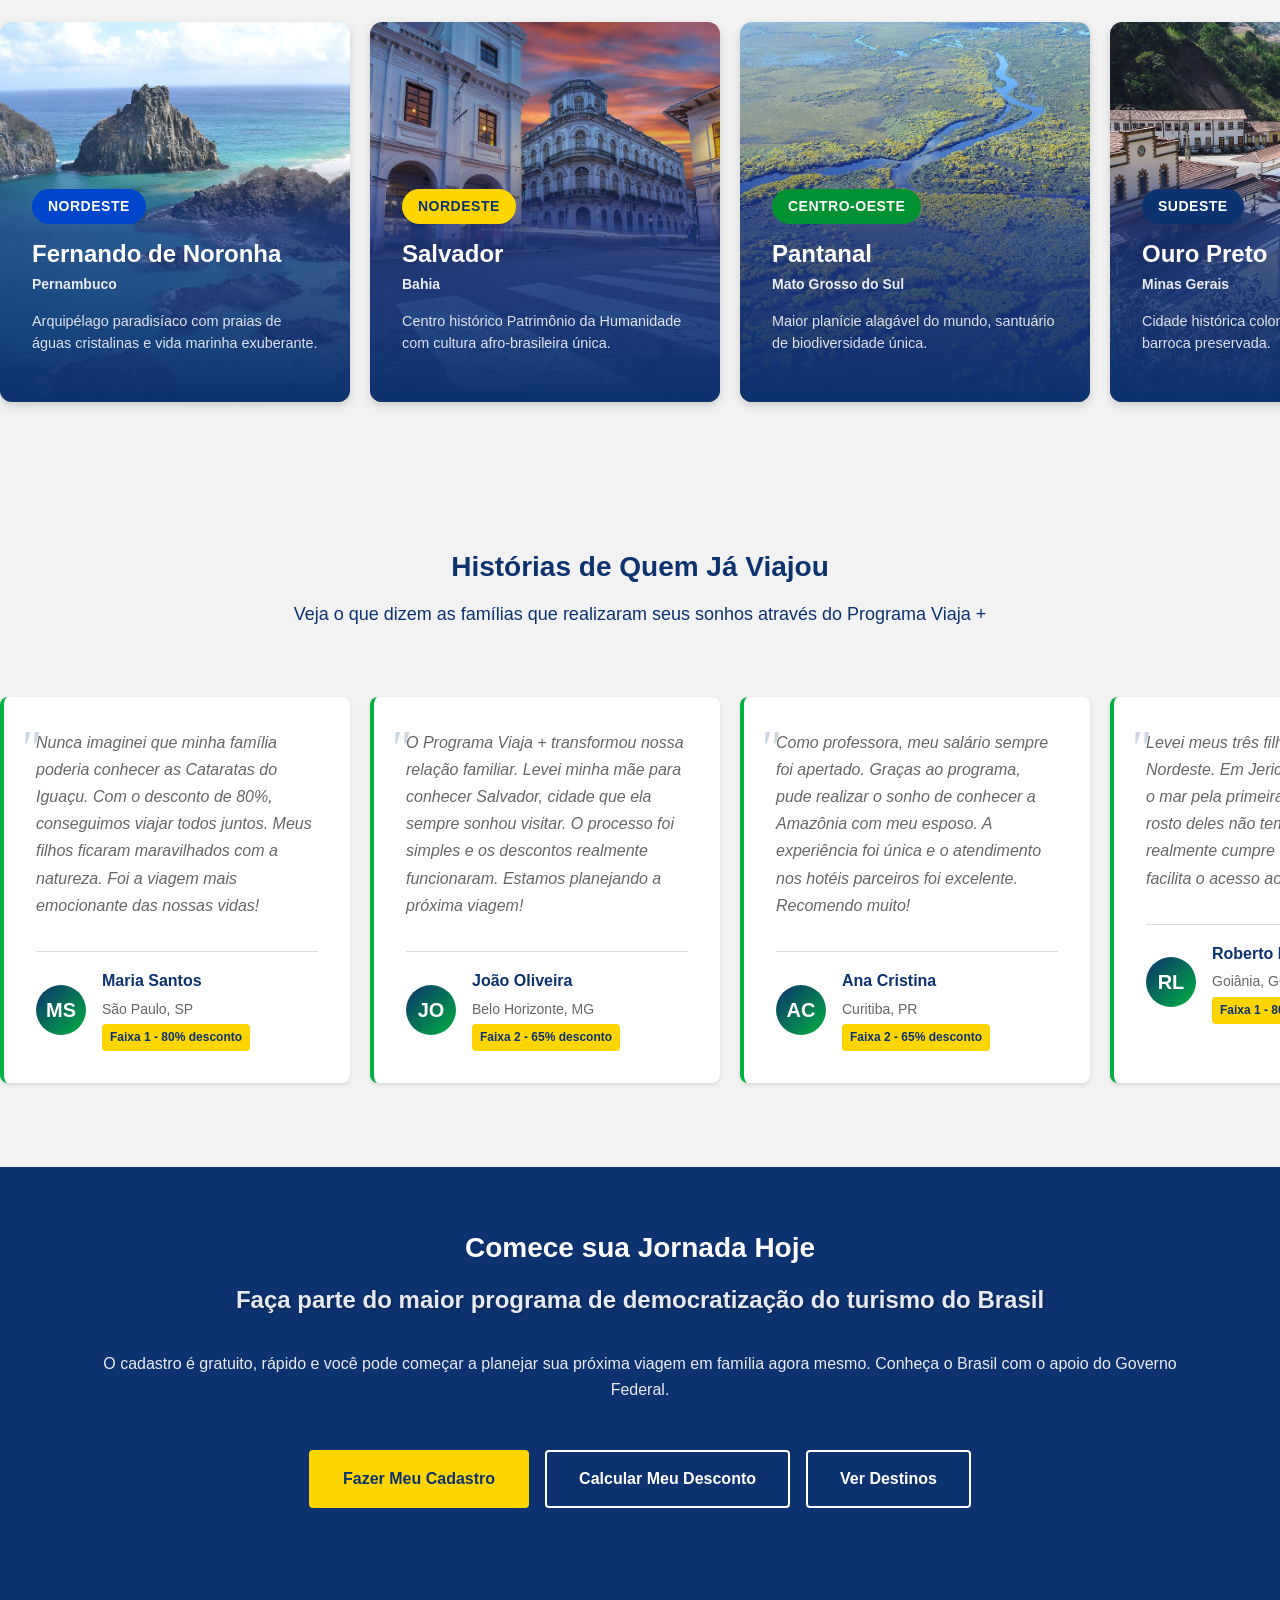
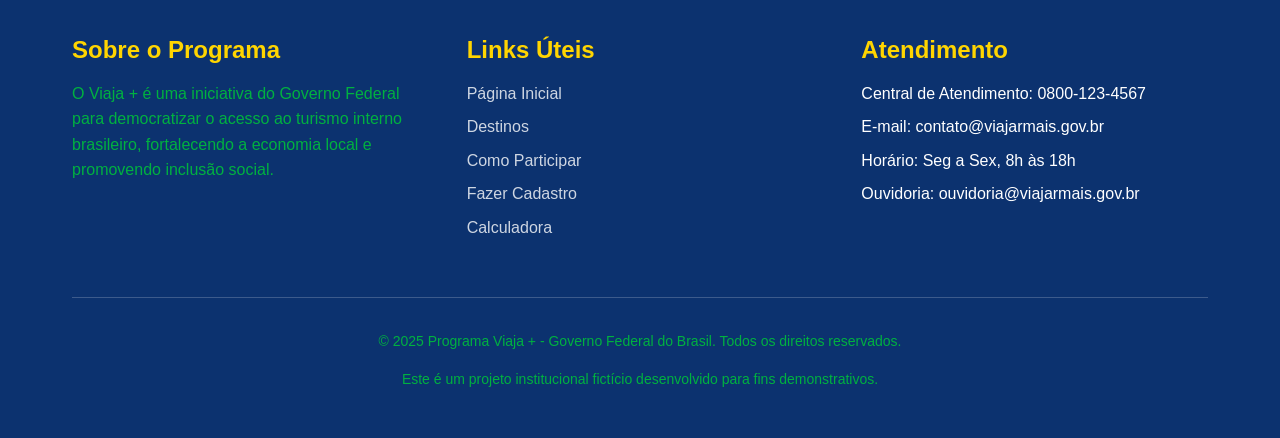
<file: index (2).html>
<!DOCTYPE html>
<html lang="pt-BR">
<head>
    <meta charset="UTF-8">
    <meta name="viewport" content="width=device-width, initial-scale=1.0">
    <meta name="description" content="Programa Viaja + - Democratizando o turismo interno brasileiro através de incentivos governamentais">
    <link rel ="stylesheet" href="style.css">
    <title>Programa Viaja + - Governo Federal do Brasil</title>

</head>
<body>
    <!-- Header -->
    <header class="header">
        <div class="container header-container">
            <div class="logo">
                <div class="logo-imagem">
                    <img src="./img/logo.png" alt="Viaja +" class="logo-programa">
                </div>
            </div>

            <nav class="nav-principal">
                <ul>
                    <li><a href="#inicio" class="ativo">Início</a></li>
                    <li><a href="#sobre">Sobre nós</a></li>
                    <li><a href="#destinos">Destinos</a></li>
                    <li><a href="#participar">Como Participar</a></li>
                    <li><a href="#cadastro">Cadastro</a></li>
                    <li><a href="#calculadora">Calculadora</a></li>
                </ul>
            </nav>
        </div>
    </header>

    <!-- Hero Carousel -->
    <section id="inicio" class="hero-carousel">
        <div class="carousel-slide"><img src="./img/criancaviaja.png" alt="Criança viajando"></div>
        <div class="carousel-slide"><img src="./img/familiaviaja.webp" alt="Família viajando"></div>
        <div class="carousel-slide"><img src="./img/familianegra.png" alt="Família negra viajando"></div>
        <div class="carousel-slide"><img src="./img/familiabrasil.jpg" alt="Família brasileira"></div>

        <div class="hero-content">
            <img src="./img/Untitled design (2).png" alt="Logo Viaja+" class="logo-hero">
            <p>Turismo com inclusão, acesso e oportunidades para todas as famílias brasileiras.</p>
            <a href="#cadastro" class="hero-btn">Fazer Cadastro</a>
        </div>
    </section>


    <!-- Seção da Equipe -->
    <section class="secao-equipe">
        <h2>Nossa Equipe</h2>
       
        <div class="equipe-grid">
            <div class="membro-card">
                <img src="./img/diogocortado.jpeg" class="membro-avatar-img" alt="Foto de Diogo Ferrata">
                <div class="membro-info">
                    <h3 class="membro-nome">Diogo Ferrata</h3>
                    <p class="membro-cargo">Coordenador Geral</p>
                    <p class="membro-descricao">
                        Responsável pela coordenação estratégica do programa, garantindo
                        a eficiência e o alcance das políticas públicas de turismo inclusivo.
                    </p>
                </div>
            </div>

            <div class="membro-card">
                <img src="./img/lauracortado.jpeg" class="membro-avatar-img" alt="Foto de Maria Laura Carezzato">
                <div class="membro-info">
                    <h3 class="membro-nome">Maria Laura Carezzato</h3>
                    <p class="membro-cargo">Gerente de Parcerias</p>
                    <p class="membro-descricao">
                        Lidera o desenvolvimento de parcerias com hotéis, companhias aéreas
                        e estabelecimentos turísticos em todo o território nacional.
                    </p>
                </div>
            </div>

            <div class="membro-card">
                <img src="./img/aroncortado.jpeg" class="membro-avatar-img" alt="Foto de Aron Maestá">
                <div class="membro-info">
                    <h3 class="membro-nome">Aron Maestá</h3>
                    <p class="membro-cargo">Gerente de Tecnologia</p>
                    <p class="membro-descricao">
                        Desenvolve e mantém a plataforma digital do programa, assegurando
                        a acessibilidade e segurança dos dados dos participantes.
                    </p>
                </div>
            </div>

            <div class="membro-card">
                <img src="./img/heloisa.png" class="membro-avatar-img" alt="Foto de Heloisa Sabino">
                <div class="membro-info">
                    <h3 class="membro-nome">Heloisa Sabino</h3>
                    <p class="membro-cargo">Coordenadora de Comunicação</p>
                    <p class="membro-descricao">
                        Coordena as estratégias de comunicação e engajamento, promovendo
                        o alcance do programa às famílias brasileiras.
                    </p>
                </div>
            </div>
        </div>
    </section>


    <!-- Seção O que é o Programa -->
    <section class="secao viajar-mais">
        <div class="container">
            <h2 class="texto-centralizado">O que é o Programa Viaja +?</h2>
            <p class="texto-centralizado mb-3">
                Uma iniciativa do Governo Federal que incentiva o turismo interno,
                amplia o acesso às viagens e fortalece o desenvolvimento econômico e cultural do Brasil.
            </p>
            
            <div class="grid grid-3">
                <div class="card">
                    <div class="card-imagem">
                        <img src="./img/viagem.jpg" alt="Família brasileira viajando">
                    </div>
                    <div class="card-conteudo">
                        <h3 class="card-titulo">Ampliação do Acesso</h3>
                        <p class="card-texto">
                            Facilita que mais pessoas viajem pelo país por meio de iniciativas 
                            que democratizam o turismo para todas as famílias brasileiras.
                        </p>
                    </div>
                </div>
                
                <div class="card">
                    <div class="card-imagem">
                        <img src="./img/moeda.jpg" alt="Desenvolvimento econômico local">
                    </div>
                    <div class="card-conteudo">
                        <h3 class="card-titulo">Desenvolvimento Regional</h3>
                        <p class="card-texto">
                            Incentiva o crescimento de hotéis, restaurantes, comércios locais 
                            e serviços turísticos em todo o território nacional.
                        </p>
                    </div>
                </div>
                
                <div class="card">
                    <div class="card-imagem">
                        <img src="./img/valorização.jpg" alt="Cultura brasileira">
                    </div>
                    <div class="card-conteudo">
                        <h3 class="card-titulo">Valorização Cultural</h3>
                        <p class="card-texto">
                            Promove a descoberta de novos destinos, tradições regionais 
                            e experiências únicas da cultura brasileira.
                        </p>
                    </div>
                </div>
            </div>
        </div>
    </section>

    <!-- Como funciona -->
    <section id="participar" class="secao secao-cinza">
        <div class="container">
            <h2 class="texto-centralizado">Como Funciona o Programa</h2>
            <p class="texto-centralizado mb-3">
                O Viaja + oferece benefícios progressivos de acordo com a renda familiar
            </p>
            
            <div class="grid grid-4">
                <div class="card">
                    <div class="card-conteudo">
                        <div class="card-badge">Passo 1</div>
                        <h4 class="card-titulo">Cadastro Nacional</h4>
                        <p class="card-texto">
                            Realize seu cadastro informando CPF, renda familiar e composição 
                            do núcleo familiar. O processo é totalmente digital e gratuito.
                        </p>
                    </div>
                </div>
                
                <div class="card">
                    <div class="card-conteudo">
                        <div class="card-badge">Passo 2</div>
                        <h4 class="card-titulo">Análise de Elegibilidade</h4>
                        <p class="card-texto">
                            O sistema calcula automaticamente seu percentual de desconto 
                            baseado na renda per capita familiar declarada.
                        </p>
                    </div>
                </div>
                
                <div class="card">
                    <div class="card-conteudo">
                        <div class="card-badge">Passo 3</div>
                        <h4 class="card-titulo">Escolha seu Destino</h4>
                        <p class="card-texto">
                            Navegue pelos destinos parceiros em todas as regiões do Brasil 
                            e escolha onde sua família quer viajar.
                        </p>
                    </div>
                </div>
                
                <div class="card">
                    <div class="card-conteudo">
                        <div class="card-badge">Passo 4</div>
                        <h4 class="card-titulo">Descontos Aplicados</h4>
                        <p class="card-texto">
                            Receba descontos em passagens, hospedagem e alimentação de acordo 
                            com sua faixa de renda. Viaje pagando menos.
                        </p>
                    </div>
                </div>
            </div>
        </div>
    </section>

    <!-- Estatísticas -->
    <section class="secao secao-azul">
        <div class="container">
            <h2 class="texto-centralizado">Impacto do Programa</h2>
            <p class="texto-centralizado mb-3">
                Números que demonstram a transformação do turismo brasileiro
            </p>
            
            <div class="estatisticas">
                <div class="estatistica-item">
                    <div class="estatistica-numero">2.5M+</div>
                    <div class="estatistica-label">Famílias Cadastradas</div>
                </div>
                
                <div class="estatistica-item">
                    <div class="estatistica-numero">500</div>
                    <div class="estatistica-label">Destinos Parceiros</div>
                </div>
                
                <div class="estatistica-item">
                    <div class="estatistica-numero">R$450M</div>
                    <div class="estatistica-label">Investidos em Turismo</div>
                </div>
                
                <div class="estatistica-item">
                    <div class="estatistica-numero">65%</div>
                    <div class="estatistica-label">Desconto Médio Aplicado</div>
                </div>
            </div>
        </div>
    </section>

    <!-- Benefícios detalhados -->
    <section class="secao">
        <div class="container">
            <h2 class="texto-centralizado">Benefícios do Programa Viaja +</h2>
            <p class="texto-centralizado texto-destaque mb-3">
                Viaje em família e aproveite vantagens em todos os aspectos da sua viagem
            </p>
            
            <div class="grid grid-3 mt-3">
                <div class="card">
                    <div class="card-imagem">
                        <img src="./img/4.jpg" alt="Família viajando feliz">
                    </div>
                    <div class="card-conteudo">
                        <div class="card-badge card-badge-amarelo">Até 80% OFF</div>
                        <h3 class="card-titulo">Descontos Progressivos</h3>
                        <p class="card-texto">
                            Quanto menor a renda familiar, maior o desconto em passagens aéreas, 
                            rodoviárias e ferroviárias. Famílias com renda per capita de até 
                            meio salário mínimo podem receber até 80% de desconto.
                        </p>
                    </div>
                </div>
                
                <div class="card">
                    <div class="card-imagem">
                        <img src="./img/1.jpg" alt="Família em hospedagem">
                    </div>
                    <div class="card-conteudo">
                        <div class="card-badge card-badge-amarelo">Até 70% OFF</div>
                        <h3 class="card-titulo">Hospedagem Reduzida</h3>
                        <p class="card-texto">
                            Rede nacional de hotéis, pousadas e albergues parceiros oferece 
                            descontos de 40% a 70% para participantes do programa, facilitando 
                            estadias confortáveis em todo o território nacional.
                        </p>
                    </div>
                </div>
                
                <div class="card">
                    <div class="card-imagem">
                        <img src="./img/2.jpg" alt="Família em experiências turísticas">
                    </div>
                    <div class="card-conteudo">
                        <div class="card-badge card-badge-amarelo">Benefícios Extras</div>
                        <h3 class="card-titulo">Alimentação e Lazer</h3>
                        <p class="card-texto">
                            Restaurantes e estabelecimentos turísticos credenciados oferecem 
                            descontos especiais, além de ingresso reduzido em museus, parques 
                            e atrações culturais.
                        </p>
                    </div>
                </div>
                
                <div class="card">
                    <div class="card-imagem">
                        <img src="./img/3.jpg" alt="Família unida viajando">
                    </div>
                    <div class="card-conteudo">
                        <div class="card-badge card-badge-amarelo">Família Toda</div>
                        <h3 class="card-titulo">Código Familiar</h3>
                        <p class="card-texto">
                            Um único código permite que todos os membros da família cadastrada 
                            viajem juntos, incluindo dependentes menores de 18 anos e pessoas 
                            com deficiência sem limite de idade.
                        </p>
                    </div>
                </div>
            </div>
        </div>
    </section>

    <!-- Destinos em Destaque -->
    <section id="destinos" class="secao secao-cinza destinos-carousel">
        <div class="container">
            <div class="secao-titulo-destaque">
                <h2>Destinos em Destaque</h2>
                <p>Conheça alguns dos destinos mais procurados pelos participantes do programa</p>
            </div>
        </div>
            
        <div class="carousel-container">
            <div class="destino-card">
                <img src="./img/fernando.jpg" alt="Fernando de Noronha" class="destino-card-imagem">
                <div class="destino-card-overlay">
                    <span class="destino-categoria praias">NORDESTE</span>
                    <h3 class="destino-nome">Fernando de Noronha</h3>
                    <p class="destino-estado">Pernambuco</p>
                    <p class="destino-descricao">
                        Arquipélago paradisíaco com praias de águas cristalinas e vida marinha exuberante.
                    </p>
                </div>
            </div>
            
            <div class="destino-card">
                <img src="./img/salva.jpg" alt="Salvador" class="destino-card-imagem">
                <div class="destino-card-overlay">
                    <span class="destino-categoria cultura">NORDESTE</span>
                    <h3 class="destino-nome">Salvador</h3>
                    <p class="destino-estado">Bahia</p>
                    <p class="destino-descricao">
                        Centro histórico Patrimônio da Humanidade com cultura afro-brasileira única.
                    </p>
                </div>
            </div>
            
            <div class="destino-card">
                <img src="./img/pantanal.jpg" alt="Pantanal" class="destino-card-imagem">
                <div class="destino-card-overlay">
                    <span class="destino-categoria natureza">CENTRO-OESTE</span>
                    <h3 class="destino-nome">Pantanal</h3>
                    <p class="destino-estado">Mato Grosso do Sul</p>
                    <p class="destino-descricao">
                        Maior planície alagável do mundo, santuário de biodiversidade única.
                    </p>
                </div>
            </div>
            
            <div class="destino-card">
                <img src="./img/ouro1.jpg" alt="Ouro Preto" class="destino-card-imagem">
                <div class="destino-card-overlay">
                    <span class="destino-categoria historia">SUDESTE</span>
                    <h3 class="destino-nome">Ouro Preto</h3>
                    <p class="destino-estado">Minas Gerais</p>
                    <p class="destino-descricao">
                        Cidade histórica colonial com arquitetura barroca preservada.
                    </p>
                </div>
            </div>
            
            <div class="destino-card">
                <img src="./img/floresta.jpg" alt="Amazônia" class="destino-card-imagem">
                <div class="destino-card-overlay">
                    <span class="destino-categoria ecoturismo">NORTE</span>
                    <h3 class="destino-nome">Floresta Amazônica</h3>
                    <p class="destino-estado">Amazonas</p>
                    <p class="destino-descricao">
                        Maior floresta tropical do planeta com biodiversidade incomparável.
                    </p>
                </div>
            </div>
            
            <div class="destino-card">
                <img src="./img/Foz.jpg" alt="Cataratas do Iguaçu" class="destino-card-imagem">
                <div class="destino-card-overlay">
                    <span class="destino-categoria natureza">SUL</span>
                    <h3 class="destino-nome">Cataratas do Iguaçu</h3>
                    <p class="destino-estado">Paraná</p>
                    <p class="destino-descricao">
                        Uma das maiores quedas d'água do mundo, Patrimônio Natural da Humanidade.
                    </p>
                </div>
            </div>
        </div>
    </section>

    <!-- Depoimentos -->
    <section class="secao secao-cinza depoimentos-carousel">
        <div class="container">
            <h2 class="texto-centralizado">Histórias de Quem Já Viajou</h2>
            <p class="texto-centralizado texto-destaque mb-3">
                Veja o que dizem as famílias que realizaram seus sonhos através do Programa Viaja +
            </p>
        </div>
            
        <div class="carousel-container">
            <div class="depoimento">
                <p class="depoimento-texto">
                    Nunca imaginei que minha família poderia conhecer as Cataratas do Iguaçu. 
                    Com o desconto de 80%, conseguimos viajar todos juntos. Meus filhos ficaram 
                    maravilhados com a natureza. Foi a viagem mais emocionante das nossas vidas!
                </p>
                <div class="depoimento-autor">
                    <div class="depoimento-avatar">MS</div>
                    <div class="depoimento-info">
                        <div class="depoimento-nome">Maria Santos</div>
                        <div class="depoimento-localizacao">São Paulo, SP</div>
                        <div class="depoimento-badge">Faixa 1 - 80% desconto</div>
                    </div>
                </div>
            </div>
            
            <div class="depoimento">
                <p class="depoimento-texto">
                    O Programa Viaja + transformou nossa relação familiar. Levei minha mãe 
                    para conhecer Salvador, cidade que ela sempre sonhou visitar. O processo foi 
                    simples e os descontos realmente funcionaram. Estamos planejando a próxima viagem!
                </p>
                <div class="depoimento-autor">
                    <div class="depoimento-avatar">JO</div>
                    <div class="depoimento-info">
                        <div class="depoimento-nome">João Oliveira</div>
                        <div class="depoimento-localizacao">Belo Horizonte, MG</div>
                        <div class="depoimento-badge">Faixa 2 - 65% desconto</div>
                    </div>
                </div>
            </div>
            
            <div class="depoimento">
                <p class="depoimento-texto">
                    Como professora, meu salário sempre foi apertado. Graças ao programa, pude 
                    realizar o sonho de conhecer a Amazônia com meu esposo. A experiência foi 
                    única e o atendimento nos hotéis parceiros foi excelente. Recomendo muito!
                </p>
                <div class="depoimento-autor">
                    <div class="depoimento-avatar">AC</div>
                    <div class="depoimento-info">
                        <div class="depoimento-nome">Ana Cristina</div>
                        <div class="depoimento-localizacao">Curitiba, PR</div>
                        <div class="depoimento-badge">Faixa 2 - 65% desconto</div>
                    </div>
                </div>
            </div>
            
            <div class="depoimento">
                <p class="depoimento-texto">
                    Levei meus três filhos para conhecer o Nordeste. Em Jericoacoara, eles viram 
                    o mar pela primeira vez. A alegria no rosto deles não tem preço. O programa 
                    realmente cumpre o que promete e facilita o acesso ao turismo para todos.
                </p>
                <div class="depoimento-autor">
                    <div class="depoimento-avatar">RL</div>
                    <div class="depoimento-info">
                        <div class="depoimento-nome">Roberto Lima</div>
                        <div class="depoimento-localizacao">Goiânia, GO</div>
                        <div class="depoimento-badge">Faixa 1 - 80% desconto</div>
                    </div>
                </div>
            </div>
            
            <div class="depoimento">
                <p class="depoimento-texto">
                    Sou aposentada e sempre tive vontade de viajar, mas achava impossível. 
                    O Viaja + me deu essa oportunidade. Já conheci Ouro Preto, Gramado 
                    e Bonito. Cada viagem foi especial e segura. Obrigada, Governo Federal!
                </p>
                <div class="depoimento-autor">
                    <div class="depoimento-avatar">LC</div>
                    <div class="depoimento-info">
                        <div class="depoimento-nome">Lucia Costa</div>
                        <div class="depoimento-localizacao">Recife, PE</div>
                        <div class="depoimento-badge">Faixa 2 - 65% desconto</div>
                    </div>
                </div>
            </div>
            
            <div class="depoimento">
                <p class="depoimento-texto">
                    Minha família participou do programa e visitamos o Pantanal. Ver os animais 
                    na natureza foi educativo para as crianças. O desconto de 50% tornou viável 
                    uma viagem que parecia cara demais. Voltaremos com certeza!
                </p>
                <div class="depoimento-autor">
                    <div class="depoimento-avatar">CF</div>
                    <div class="depoimento-info">
                        <div class="depoimento-nome">Carlos Ferreira</div>
                        <div class="depoimento-localizacao">Rio de Janeiro, RJ</div>
                        <div class="depoimento-badge">Faixa 3 - 50% desconto</div>
                    </div>
                </div>
            </div>
        </div>
    </section>

    <!-- Call to action final -->
    <section id="cadastro" class="secao secao-azul">
        <div class="container texto-centralizado">
            <h2>Comece sua Jornada Hoje</h2>
            <p class="hero-subtitulo">
                Faça parte do maior programa de democratização do turismo do Brasil
            </p>
            <p class="mb-3" style="color: rgba(255, 255, 255, 0.9);">
                O cadastro é gratuito, rápido e você pode começar a planejar sua próxima 
                viagem em família agora mesmo. Conheça o Brasil com o apoio do Governo Federal.
            </p>
            <div class="btn-grupo">
                <a href="#cadastro" class="btn btn-amarelo">Fazer Meu Cadastro</a>
                <a href="#calculadora" class="btn btn-outline">Calcular Meu Desconto</a>
                <a href="#destinos" class="btn btn-outline">Ver Destinos</a>
            </div>
        </div>
    </section>

    <!-- Footer -->
    <footer class="footer">
        <div class="container">
            <div class="footer-conteudo">
                <!-- Sobre -->
                <div class="footer-secao">
                    <h3>Sobre o Programa</h3>
                    <p>
                        O Viaja + é uma iniciativa do Governo Federal para democratizar
                        o acesso ao turismo interno brasileiro, fortalecendo a economia local
                        e promovendo inclusão social.
                    </p>
                </div>
               
                <!-- Links úteis -->
                <div class="footer-secao">
                    <h3>Links Úteis</h3>
                    <ul>
                        <li><a href="#inicio">Página Inicial</a></li>
                        <li><a href="#destinos">Destinos</a></li>
                        <li><a href="#participar">Como Participar</a></li>
                        <li><a href="#cadastro">Fazer Cadastro</a></li>
                        <li><a href="#calculadora">Calculadora</a></li>
                    </ul>
                </div>
               
                <!-- Contato -->
                <div class="footer-secao">
                    <h3>Atendimento</h3>
                    <ul>
                        <li>Central de Atendimento: 0800-123-4567</li>
                        <li>E-mail: contato@viajarmais.gov.br</li>
                        <li>Horário: Seg a Sex, 8h às 18h</li>
                        <li>Ouvidoria: ouvidoria@viajarmais.gov.br</li>
                    </ul>
                </div>
            </div>
           
            <div class="footer-bottom">
                <p>&copy; 2025 Programa Viaja + - Governo Federal do Brasil. Todos os direitos reservados.</p>
                <p>Este é um projeto institucional fictício desenvolvido para fins demonstrativos.</p>
            </div>
        </div>
    </footer>
</body>
</html>
</file>
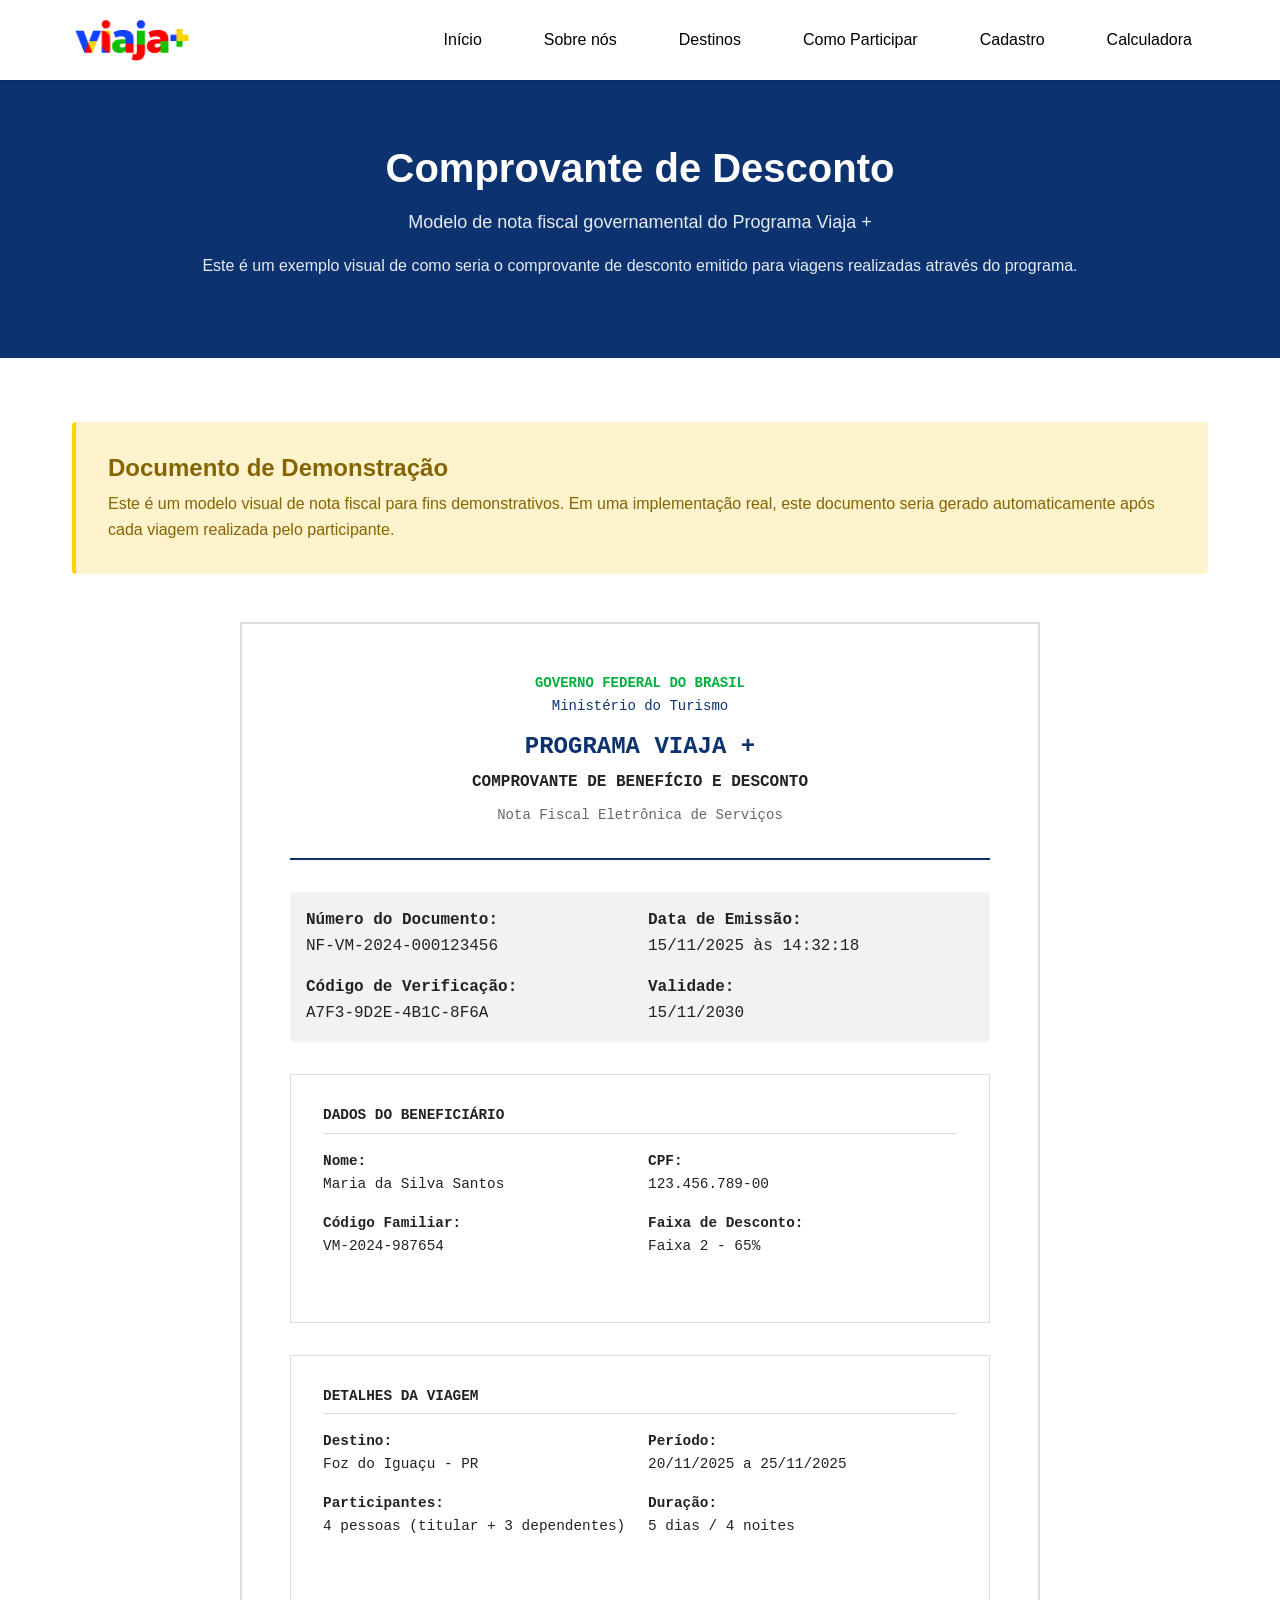
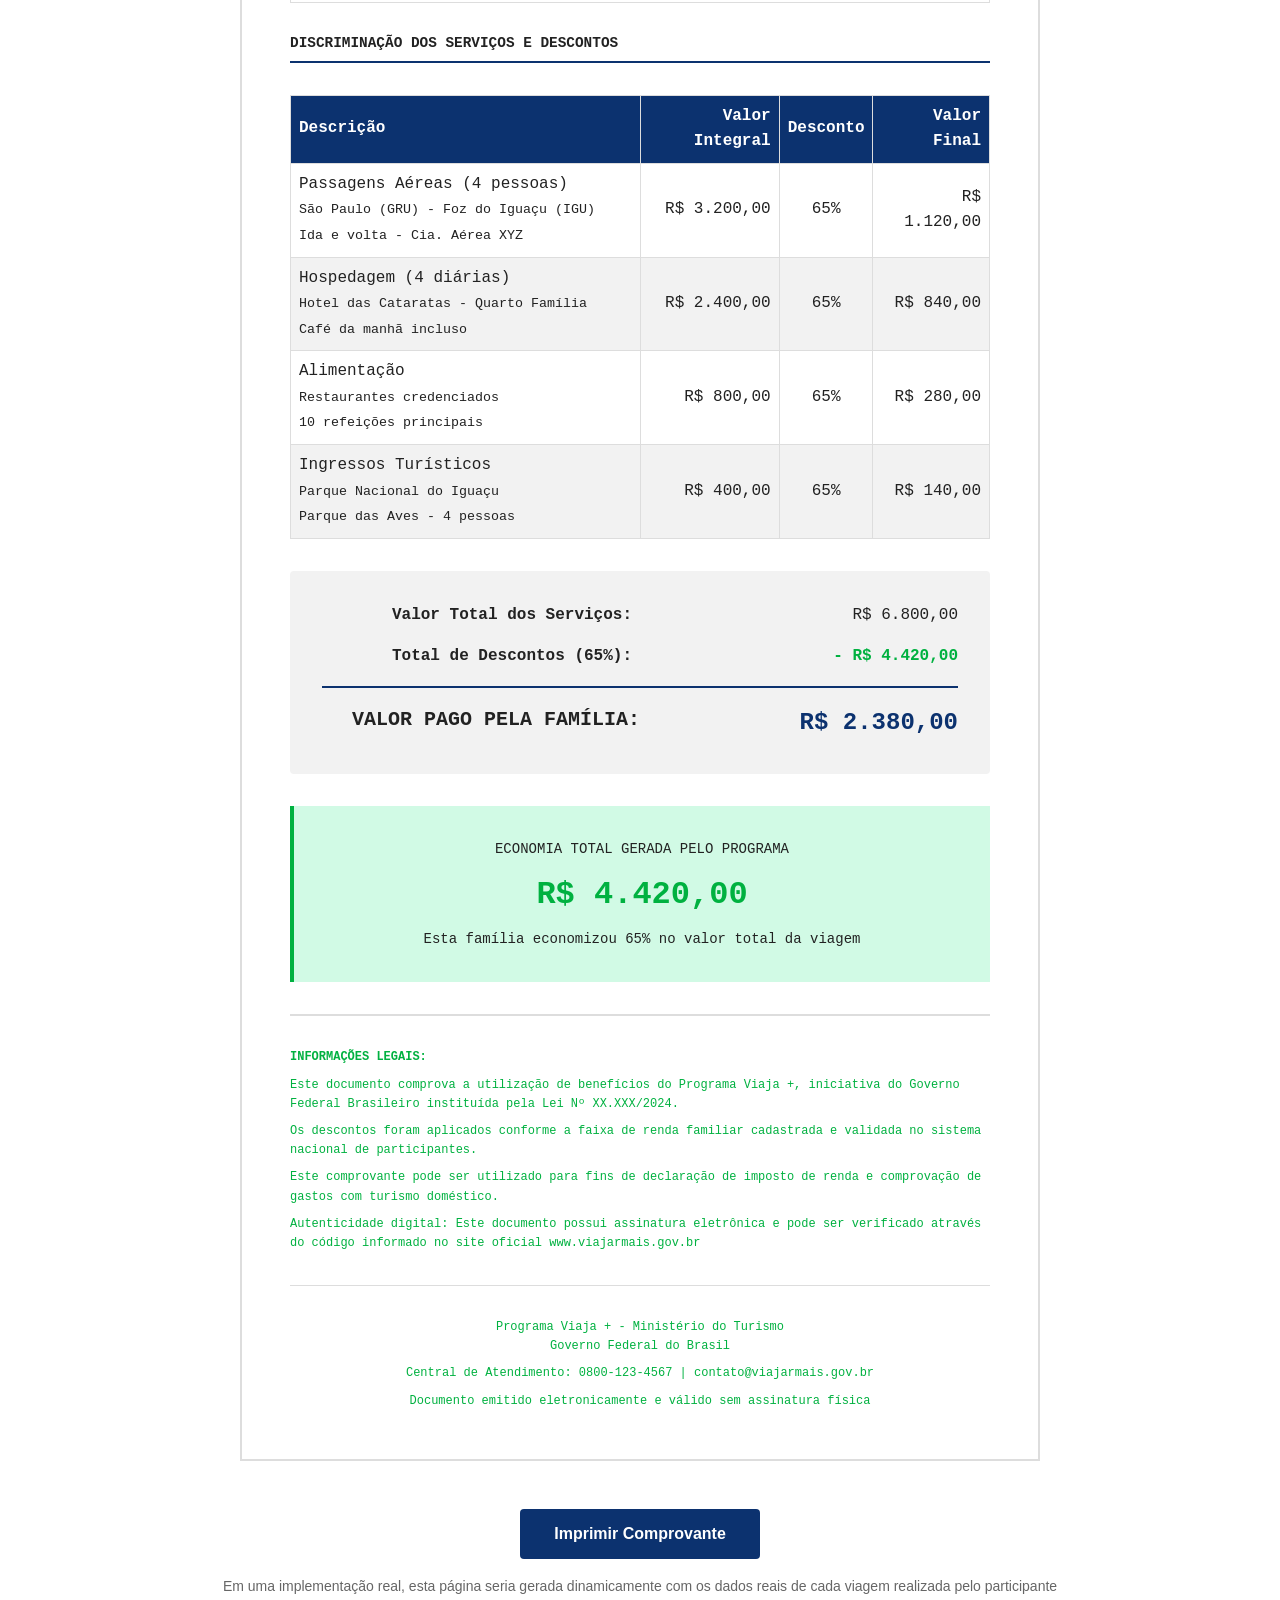
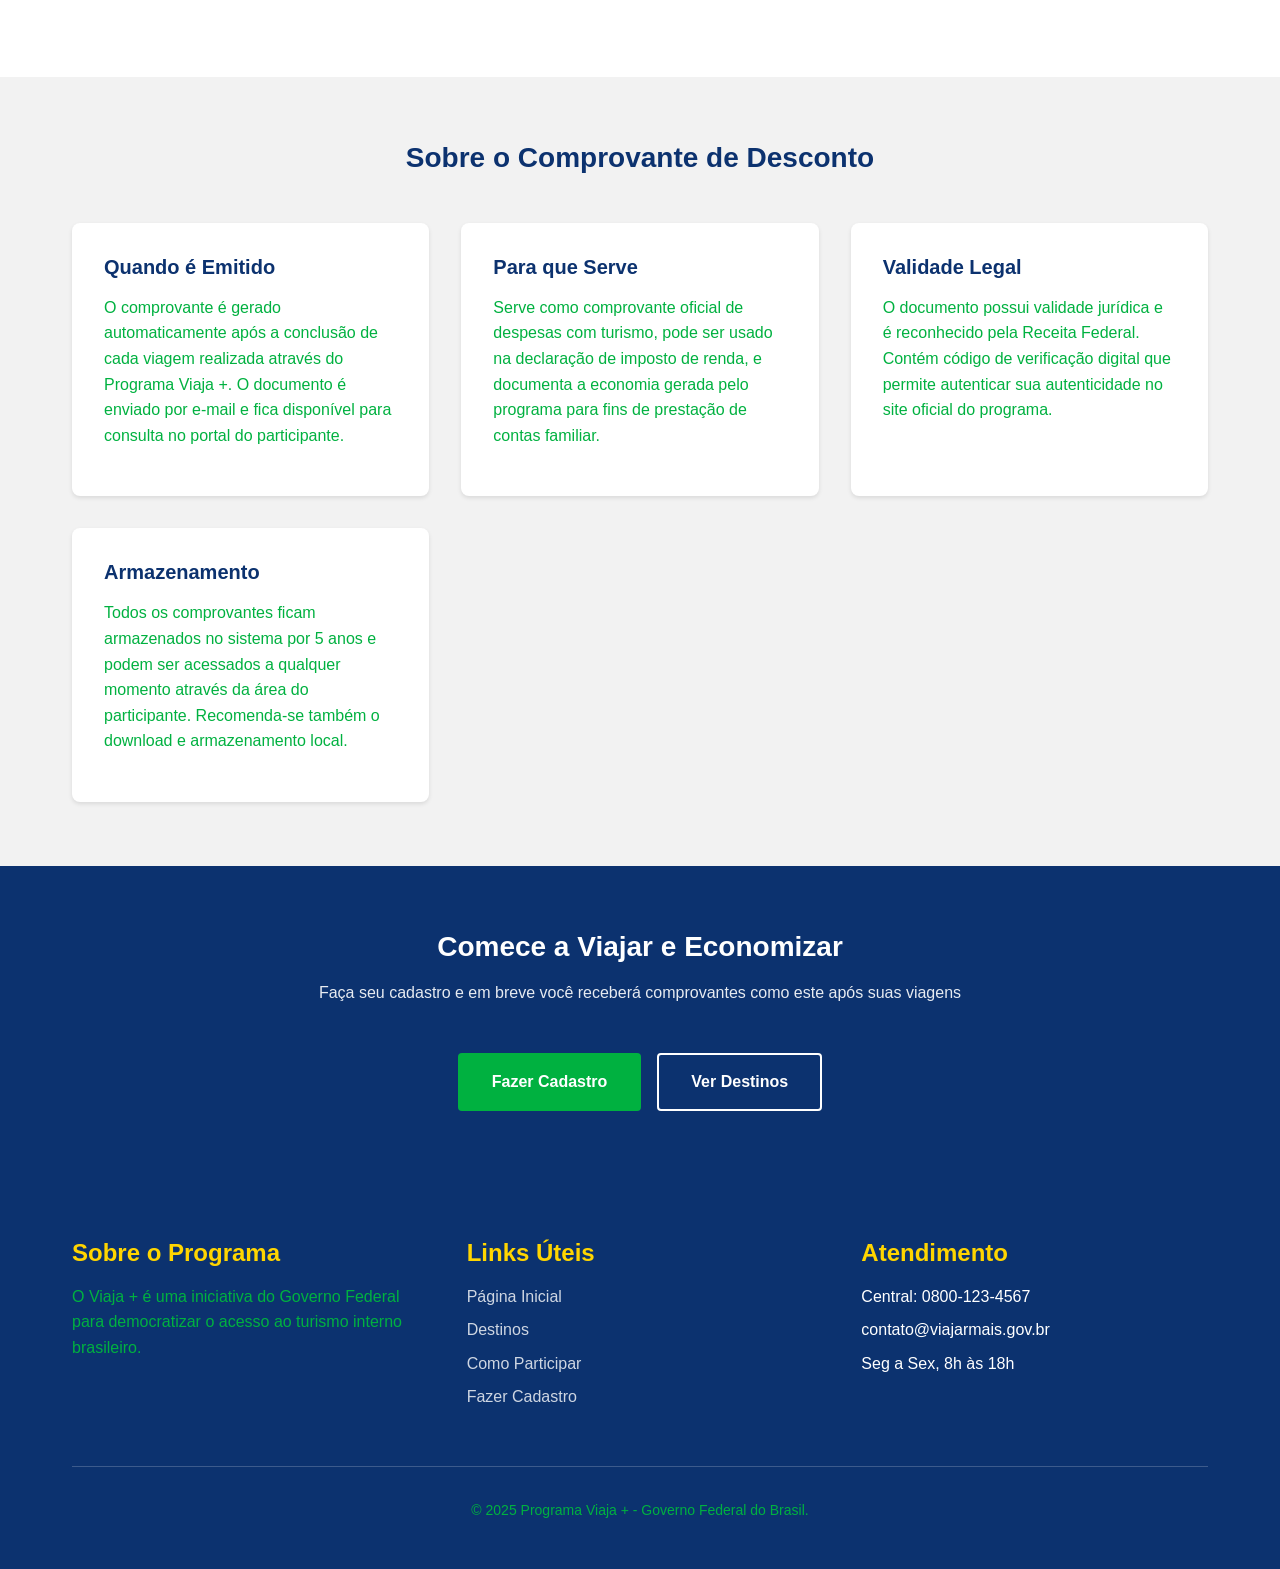
<file: notafiscal.htm>
<!DOCTYPE html>
<html lang="pt-BR">
<head>
    <meta charset="UTF-8">
    <meta name="viewport" content="width=device-width, initial-scale=1.0">
    <meta name="description" content="Comprovante de participação no Programa Viaja +">
    <title>Nota Fiscal - Programa Viaja +</title>
    <link rel="stylesheet" href="style.css">
</head>
<body>
    <!-- Cabeçalho -->
    <header class="header">
        <div class="container header-container">
            <div class="logo">
                <div class="logo-imagem">
                    <img src="./img/logo.png" alt="Viaja +" class="logo-programa">
                </div>
            </div>
            
            <nav class="nav-principal">
                <ul>
                    <li><a href="index (2).html">Início</a></li>
                    <li><a href="sobrenos.html">Sobre nós</a></li>
                    <li><a href="viagens.html">Destinos</a></li>
                    <li><a href="como-participar.html">Como Participar</a></li>
                    <li><a href="cadastro.html">Cadastro</a></li>
                    <li><a href="calculadora.html">Calculadora</a></li>
                </ul>
            </nav>
        </div>
    </header>

    <!-- Conteúdo principal -->
    <main>
        <!-- Introdução -->
        <section class="secao secao-azul">
            <div class="container texto-centralizado">
                <h1>Comprovante de Desconto</h1>
                <p class="texto-destaque">
                    Modelo de nota fiscal governamental do Programa Viaja +
                </p>
                <p>
                    Este é um exemplo visual de como seria o comprovante de desconto emitido 
                    para viagens realizadas através do programa.
                </p>
            </div>
        </section>

        <!-- Nota Fiscal -->
        <section class="secao">
            <div class="container">
                <!-- Aviso -->
                <div style="background-color: #FFF3CD; border-left: 4px solid var(--cor-amarelo-brasil); padding: var(--espacamento-md); margin-bottom: var(--espacamento-lg); border-radius: 4px;">
                    <h3 style="color: #856404; margin-bottom: var(--espacamento-xs);">Documento de Demonstração</h3>
                    <p style="color: #856404; margin-bottom: 0;">
                        Este é um modelo visual de nota fiscal para fins demonstrativos. 
                        Em uma implementação real, este documento seria gerado automaticamente 
                        após cada viagem realizada pelo participante.
                    </p>
                </div>
                
                <!-- Documento da Nota Fiscal -->
                <div class="nota-fiscal">
                    <!-- Cabeçalho -->
                    <div class="nota-fiscal-header">
                        <div style="margin-bottom: var(--espacamento-sm);">
                            <div style="font-size: 0.875rem; font-weight: 600; color: var(--cor-verde-brasil);">
                                GOVERNO FEDERAL DO BRASIL
                            </div>
                            <div style="font-size: 0.875rem; color: var(--cor-azul-governo);">
                                Ministério do Turismo
                            </div>
                        </div>
                        
                        <h2 class="nota-fiscal-title">PROGRAMA VIAJA +</h2>
                        <div style="font-size: 1rem; font-weight: 600; margin-bottom: var(--espacamento-xs);">
                            COMPROVANTE DE BENEFÍCIO E DESCONTO
                        </div>
                        <div style="font-size: 0.875rem; color: var(--cor-texto-medio);">
                            Nota Fiscal Eletrônica de Serviços
                        </div>
                    </div>
                    
                    <!-- Informações do documento -->
                    <div style="background-color: var(--cor-cinza-claro); padding: var(--espacamento-sm); margin-bottom: var(--espacamento-md); border-radius: 4px;">
                        <div style="display: grid; grid-template-columns: 1fr 1fr; gap: var(--espacamento-sm);">
                            <div>
                                <strong>Número do Documento:</strong><br>
                                NF-VM-2024-000123456
                            </div>
                            <div>
                                <strong>Data de Emissão:</strong><br>
                                15/11/2025 às 14:32:18
                            </div>
                            <div>
                                <strong>Código de Verificação:</strong><br>
                                A7F3-9D2E-4B1C-8F6A
                            </div>
                            <div>
                                <strong>Validade:</strong><br>
                                15/11/2030
                            </div>
                        </div>
                    </div>
                    
                    <!-- Dados do participante -->
                    <div style="border: 1px solid var(--cor-borda); padding: var(--espacamento-md); margin-bottom: var(--espacamento-md); background-color: var(--cor-branco);">
                        <h3 style="font-size: 0.9rem; margin-bottom: var(--espacamento-sm); border-bottom: 1px solid var(--cor-borda); padding-bottom: var(--espacamento-xs);">
                            DADOS DO BENEFICIÁRIO
                        </h3>
                        <div class="nota-fiscal-info">
                            <div>
                                <strong>Nome:</strong><br>
                                Maria da Silva Santos
                            </div>
                            <div>
                                <strong>CPF:</strong><br>
                                123.456.789-00
                            </div>
                            <div>
                                <strong>Código Familiar:</strong><br>
                                VM-2024-987654
                            </div>
                            <div>
                                <strong>Faixa de Desconto:</strong><br>
                                Faixa 2 - 65%
                            </div>
                        </div>
                    </div>
                    
                    <!-- Dados da viagem -->
                    <div style="border: 1px solid var(--cor-borda); padding: var(--espacamento-md); margin-bottom: var(--espacamento-md); background-color: var(--cor-branco);">
                        <h3 style="font-size: 0.9rem; margin-bottom: var(--espacamento-sm); border-bottom: 1px solid var(--cor-borda); padding-bottom: var(--espacamento-xs);">
                            DETALHES DA VIAGEM
                        </h3>
                        <div class="nota-fiscal-info">
                            <div>
                                <strong>Destino:</strong><br>
                                Foz do Iguaçu - PR
                            </div>
                            <div>
                                <strong>Período:</strong><br>
                                20/11/2025 a 25/11/2025
                            </div>
                            <div>
                                <strong>Participantes:</strong><br>
                                4 pessoas (titular + 3 dependentes)
                            </div>
                            <div>
                                <strong>Duração:</strong><br>
                                5 dias / 4 noites
                            </div>
                        </div>
                    </div>
                    
                    <!-- Discriminação de serviços -->
                    <div style="margin-bottom: var(--espacamento-md);">
                        <h3 style="font-size: 0.9rem; margin-bottom: var(--espacamento-sm); border-bottom: 2px solid var(--cor-azul-escuro); padding-bottom: var(--espacamento-xs);">
                            DISCRIMINAÇÃO DOS SERVIÇOS E DESCONTOS
                        </h3>
                        
                        <table class="nota-fiscal-table">
                            <thead>
                                <tr>
                                    <th style="width: 50%;">Descrição</th>
                                    <th style="text-align: right;">Valor Integral</th>
                                    <th style="text-align: center;">Desconto</th>
                                    <th style="text-align: right;">Valor Final</th>
                                </tr>
                            </thead>
                            <tbody>
                                <tr>
                                    <td>Passagens Aéreas (4 pessoas)<br>
                                        <small>São Paulo (GRU) - Foz do Iguaçu (IGU)<br>
                                        Ida e volta - Cia. Aérea XYZ</small>
                                    </td>
                                    <td style="text-align: right;">R$ 3.200,00</td>
                                    <td style="text-align: center;">65%</td>
                                    <td style="text-align: right;">R$ 1.120,00</td>
                                </tr>
                                <tr style="background-color: var(--cor-cinza-claro);">
                                    <td>Hospedagem (4 diárias)<br>
                                        <small>Hotel das Cataratas - Quarto Família<br>
                                        Café da manhã incluso</small>
                                    </td>
                                    <td style="text-align: right;">R$ 2.400,00</td>
                                    <td style="text-align: center;">65%</td>
                                    <td style="text-align: right;">R$ 840,00</td>
                                </tr>
                                <tr>
                                    <td>Alimentação<br>
                                        <small>Restaurantes credenciados<br>
                                        10 refeições principais</small>
                                    </td>
                                    <td style="text-align: right;">R$ 800,00</td>
                                    <td style="text-align: center;">65%</td>
                                    <td style="text-align: right;">R$ 280,00</td>
                                </tr>
                                <tr style="background-color: var(--cor-cinza-claro);">
                                    <td>Ingressos Turísticos<br>
                                        <small>Parque Nacional do Iguaçu<br>
                                        Parque das Aves - 4 pessoas</small>
                                    </td>
                                    <td style="text-align: right;">R$ 400,00</td>
                                    <td style="text-align: center;">65%</td>
                                    <td style="text-align: right;">R$ 140,00</td>
                                </tr>
                            </tbody>
                        </table>
                    </div>
                    
                    <!-- Totais -->
                    <div style="background-color: var(--cor-cinza-claro); padding: var(--espacamento-md); border-radius: 4px; margin-bottom: var(--espacamento-md);">
                        <div style="display: grid; grid-template-columns: 1fr 1fr; gap: var(--espacamento-sm); margin-bottom: var(--espacamento-sm);">
                            <div style="text-align: right;"><strong>Valor Total dos Serviços:</strong></div>
                            <div style="text-align: right;">R$ 6.800,00</div>
                            
                            <div style="text-align: right;"><strong>Total de Descontos (65%):</strong></div>
                            <div style="text-align: right; color: var(--cor-verde-brasil); font-weight: 700;">- R$ 4.420,00</div>
                        </div>
                        
                        <div style="border-top: 2px solid var(--cor-azul-escuro); padding-top: var(--espacamento-sm); margin-top: var(--espacamento-sm);">
                            <div style="display: grid; grid-template-columns: 1fr 1fr;">
                                <div style="text-align: right; font-size: 1.25rem;"><strong>VALOR PAGO PELA FAMÍLIA:</strong></div>
                                <div style="text-align: right; font-size: 1.5rem; font-weight: 700; color: var(--cor-azul-escuro);">R$ 2.380,00</div>
                            </div>
                        </div>
                    </div>
                    
                    <!-- Economia gerada -->
                    <div style="background-color: #D1FAE5; border-left: 4px solid var(--cor-verde-brasil); padding: var(--espacamento-md); margin-bottom: var(--espacamento-md);">
                        <div style="text-align: center;">
                            <div style="font-size: 0.875rem; margin-bottom: var(--espacamento-xs);">
                                ECONOMIA TOTAL GERADA PELO PROGRAMA
                            </div>
                            <div style="font-size: 2rem; font-weight: 700; color: var(--cor-verde-brasil);">
                                R$ 4.420,00
                            </div>
                            <div style="font-size: 0.875rem; margin-top: var(--espacamento-xs);">
                                Esta família economizou 65% no valor total da viagem
                            </div>
                        </div>
                    </div>
                    
                    <!-- Informações legais -->
                    <div style="border-top: 2px solid var(--cor-borda); padding-top: var(--espacamento-md); margin-top: var(--espacamento-md); font-size: 0.75rem;">
                        <p style="margin-bottom: var(--espacamento-xs);">
                            <strong>INFORMAÇÕES LEGAIS:</strong>
                        </p>
                        <p style="margin-bottom: var(--espacamento-xs);">
                            Este documento comprova a utilização de benefícios do Programa Viaja +, 
                            iniciativa do Governo Federal Brasileiro instituída pela Lei Nº XX.XXX/2024.
                        </p>
                        <p style="margin-bottom: var(--espacamento-xs);">
                            Os descontos foram aplicados conforme a faixa de renda familiar cadastrada 
                            e validada no sistema nacional de participantes.
                        </p>
                        <p style="margin-bottom: var(--espacamento-xs);">
                            Este comprovante pode ser utilizado para fins de declaração de imposto de renda 
                            e comprovação de gastos com turismo doméstico.
                        </p>
                        <p style="margin-bottom: var(--espacamento-xs);">
                            Autenticidade digital: Este documento possui assinatura eletrônica e pode ser 
                            verificado através do código informado no site oficial www.viajarmais.gov.br
                        </p>
                    </div>
                    
                    <!-- Rodapé do documento -->
                    <div style="border-top: 1px solid var(--cor-borda); margin-top: var(--espacamento-md); padding-top: var(--espacamento-md); text-align: center; font-size: 0.75rem; color: var(--cor-texto-medio);">
                        <p style="margin-bottom: var(--espacamento-xs);">
                            Programa Viaja + - Ministério do Turismo<br>
                            Governo Federal do Brasil
                        </p>
                        <p style="margin-bottom: var(--espacamento-xs);">
                            Central de Atendimento: 0800-123-4567 | contato@viajarmais.gov.br
                        </p>
                        <p style="margin-bottom: 0;">
                            Documento emitido eletronicamente e válido sem assinatura física
                        </p>
                    </div>
                </div>
                
                <!-- Botão de impressão (visual) -->
                <div class="texto-centralizado mt-3">
                    <button class="btn btn-secundario" onclick="window.print()">
                        Imprimir Comprovante
                    </button>
                    <p style="margin-top: var(--espacamento-sm); color: var(--cor-texto-medio); font-size: 0.875rem;">
                        Em uma implementação real, esta página seria gerada dinamicamente com os dados 
                        reais de cada viagem realizada pelo participante
                    </p>
                </div>
            </div>
        </section>

        <!-- Informações adicionais -->
        <section class="secao secao-cinza">
            <div class="container">
                <h2 class="texto-centralizado">Sobre o Comprovante de Desconto</h2>
                
                <div class="grid grid-2 mt-3">
                    <div class="card">
                        <div class="card-conteudo">
                            <h3 class="card-titulo">Quando é Emitido</h3>
                            <p class="card-texto">
                                O comprovante é gerado automaticamente após a conclusão de cada viagem 
                                realizada através do Programa Viaja +. O documento é enviado por 
                                e-mail e fica disponível para consulta no portal do participante.
                            </p>
                        </div>
                    </div>
                    
                    <div class="card">
                        <div class="card-conteudo">
                            <h3 class="card-titulo">Para que Serve</h3>
                            <p class="card-texto">
                                Serve como comprovante oficial de despesas com turismo, pode ser usado 
                                na declaração de imposto de renda, e documenta a economia gerada pelo 
                                programa para fins de prestação de contas familiar.
                            </p>
                        </div>
                    </div>
                    
                    <div class="card">
                        <div class="card-conteudo">
                            <h3 class="card-titulo">Validade Legal</h3>
                            <p class="card-texto">
                                O documento possui validade jurídica e é reconhecido pela Receita Federal. 
                                Contém código de verificação digital que permite autenticar sua 
                                autenticidade no site oficial do programa.
                            </p>
                        </div>
                    </div>
                    
                    <div class="card">
                        <div class="card-conteudo">
                            <h3 class="card-titulo">Armazenamento</h3>
                            <p class="card-texto">
                                Todos os comprovantes ficam armazenados no sistema por 5 anos e podem 
                                ser acessados a qualquer momento através da área do participante. 
                                Recomenda-se também o download e armazenamento local.
                            </p>
                        </div>
                    </div>
                </div>
            </div>
        </section>

        <!-- Call to action -->
        <section class="secao secao-azul">
            <div class="container texto-centralizado">
                <h2>Comece a Viajar e Economizar</h2>
                <p class="mb-3">
                    Faça seu cadastro e em breve você receberá comprovantes como este após suas viagens
                </p>
                <div class="btn-grupo">
                    <a href="cadastro.html" class="btn btn-primario">Fazer Cadastro</a>
                    <a href="viagens.html" class="btn btn-outline">Ver Destinos</a>
                </div>
            </div>
        </section>
    </main>

    <!-- Rodapé -->
    <footer class="footer">
        <div class="container">
            <div class="footer-conteudo">
                <div class="footer-secao">
                    <h3>Sobre o Programa</h3>
                    <p>
                        O Viaja + é uma iniciativa do Governo Federal para democratizar 
                        o acesso ao turismo interno brasileiro.
                    </p>
                </div>
                
                <div class="footer-secao">
                    <h3>Links Úteis</h3>
                    <ul>
                        <li><a href="index.html">Página Inicial</a></li>
                        <li><a href="viagens.html">Destinos</a></li>
                        <li><a href="como-participar.html">Como Participar</a></li>
                        <li><a href="cadastro.html">Fazer Cadastro</a></li>
                    </ul>
                </div>
                
                <div class="footer-secao">
                    <h3>Atendimento</h3>
                    <ul>
                        <li>Central: 0800-123-4567</li>
                        <li>contato@viajarmais.gov.br</li>
                        <li>Seg a Sex, 8h às 18h</li>
                    </ul>
                </div>
            </div>
            
            <div class="footer-bottom">
                <p>&copy; 2025 Programa Viaja + - Governo Federal do Brasil.</p>
            </div>
        </div>
    </footer>
</body>
</html>
</file>
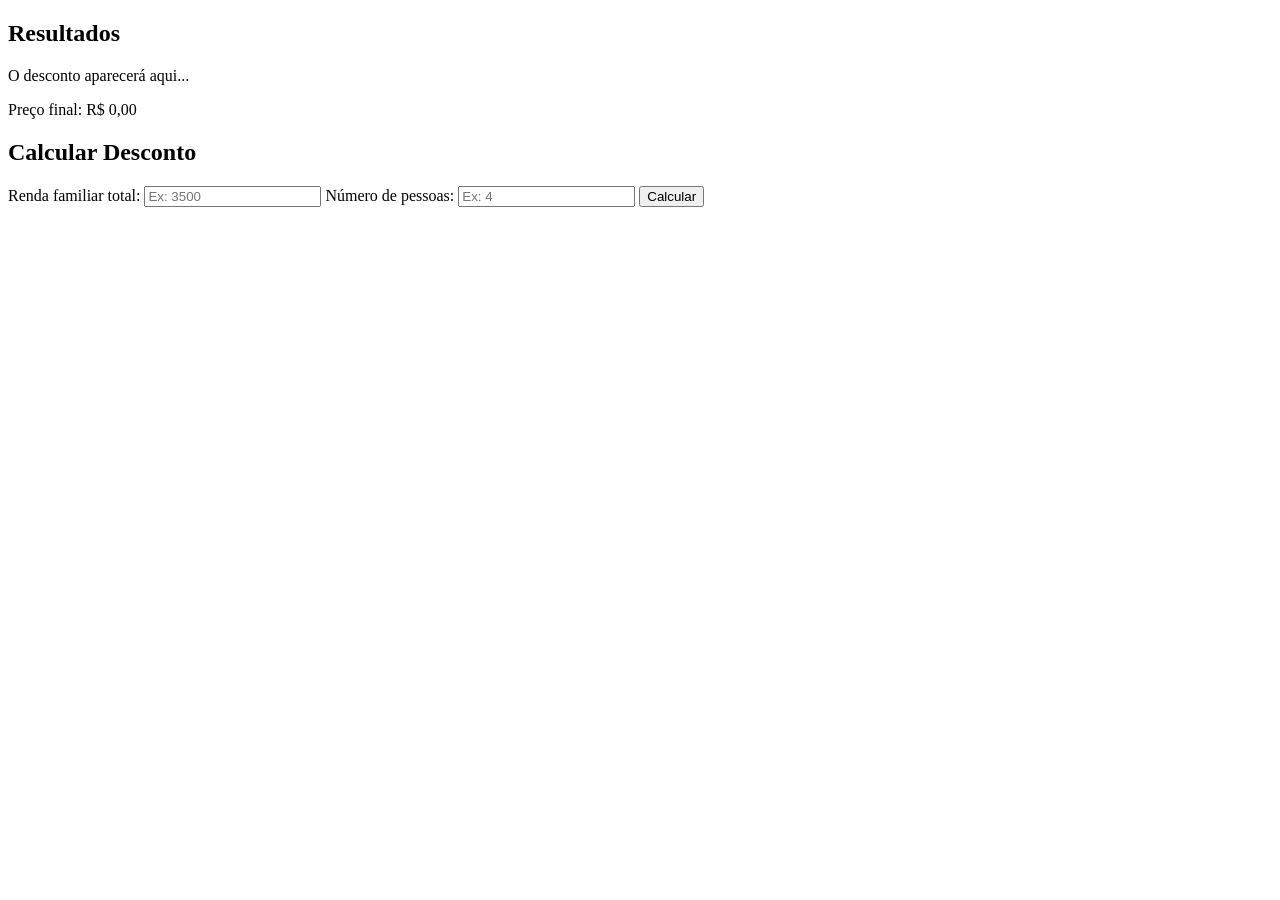
<file: test.html>
<!DOCTYPE html>
<html lang="en">
<head>
    <meta charset="UTF-8">
    <meta name="viewport" content="width=device-width, initial-scale=1.0">
    <title>Document</title>
    <link rel="stylesheet" href="test.css">
</head>
<body>
    
<!-- SIDEBAR -->
<aside id="sideBar" class="sidebar">
    <h2>Resultados</h2>

    <!-- Aqui aparecerá o texto do desconto -->
    <p id="resultado-desconto">O desconto aparecerá aqui...</p>

    <!-- Preço final da viagem atualizado -->
    <p id="preco-final">Preço final: R$ 0,00</p>
</aside>


<!-- FORMULÁRIO PARA GERAR DESCONTO -->
<section class="formulario">
    <h2>Calcular Desconto</h2>

    <label for="renda-familiar">Renda familiar total:</label>
    <input type="text" id="renda-familiar" placeholder="Ex: 3500">

    <label for="numero-dependentes">Número de pessoas:</label>
    <input type="text" id="numero-dependentes" placeholder="Ex: 4">

    <button id="botao">Calcular</button>
</section>
<script src="test.js"></script>

</body>
</html>
</file>
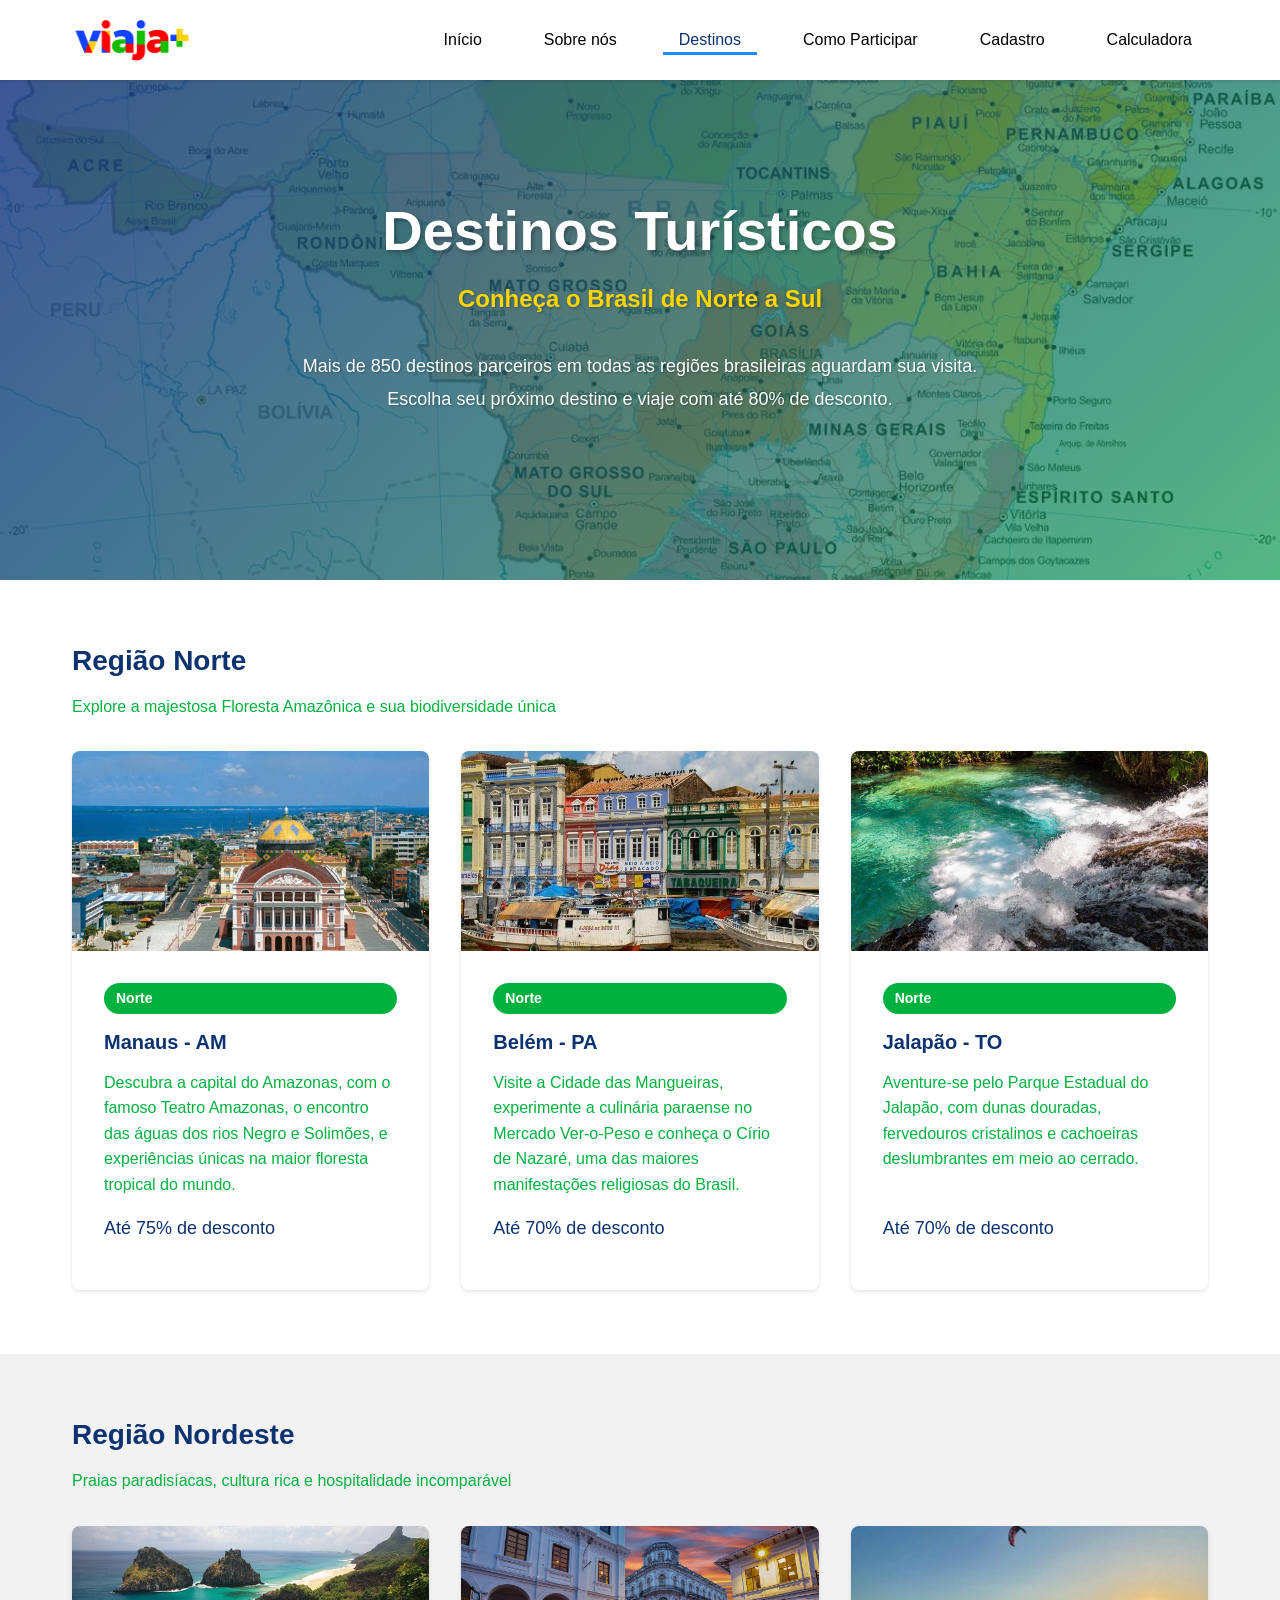
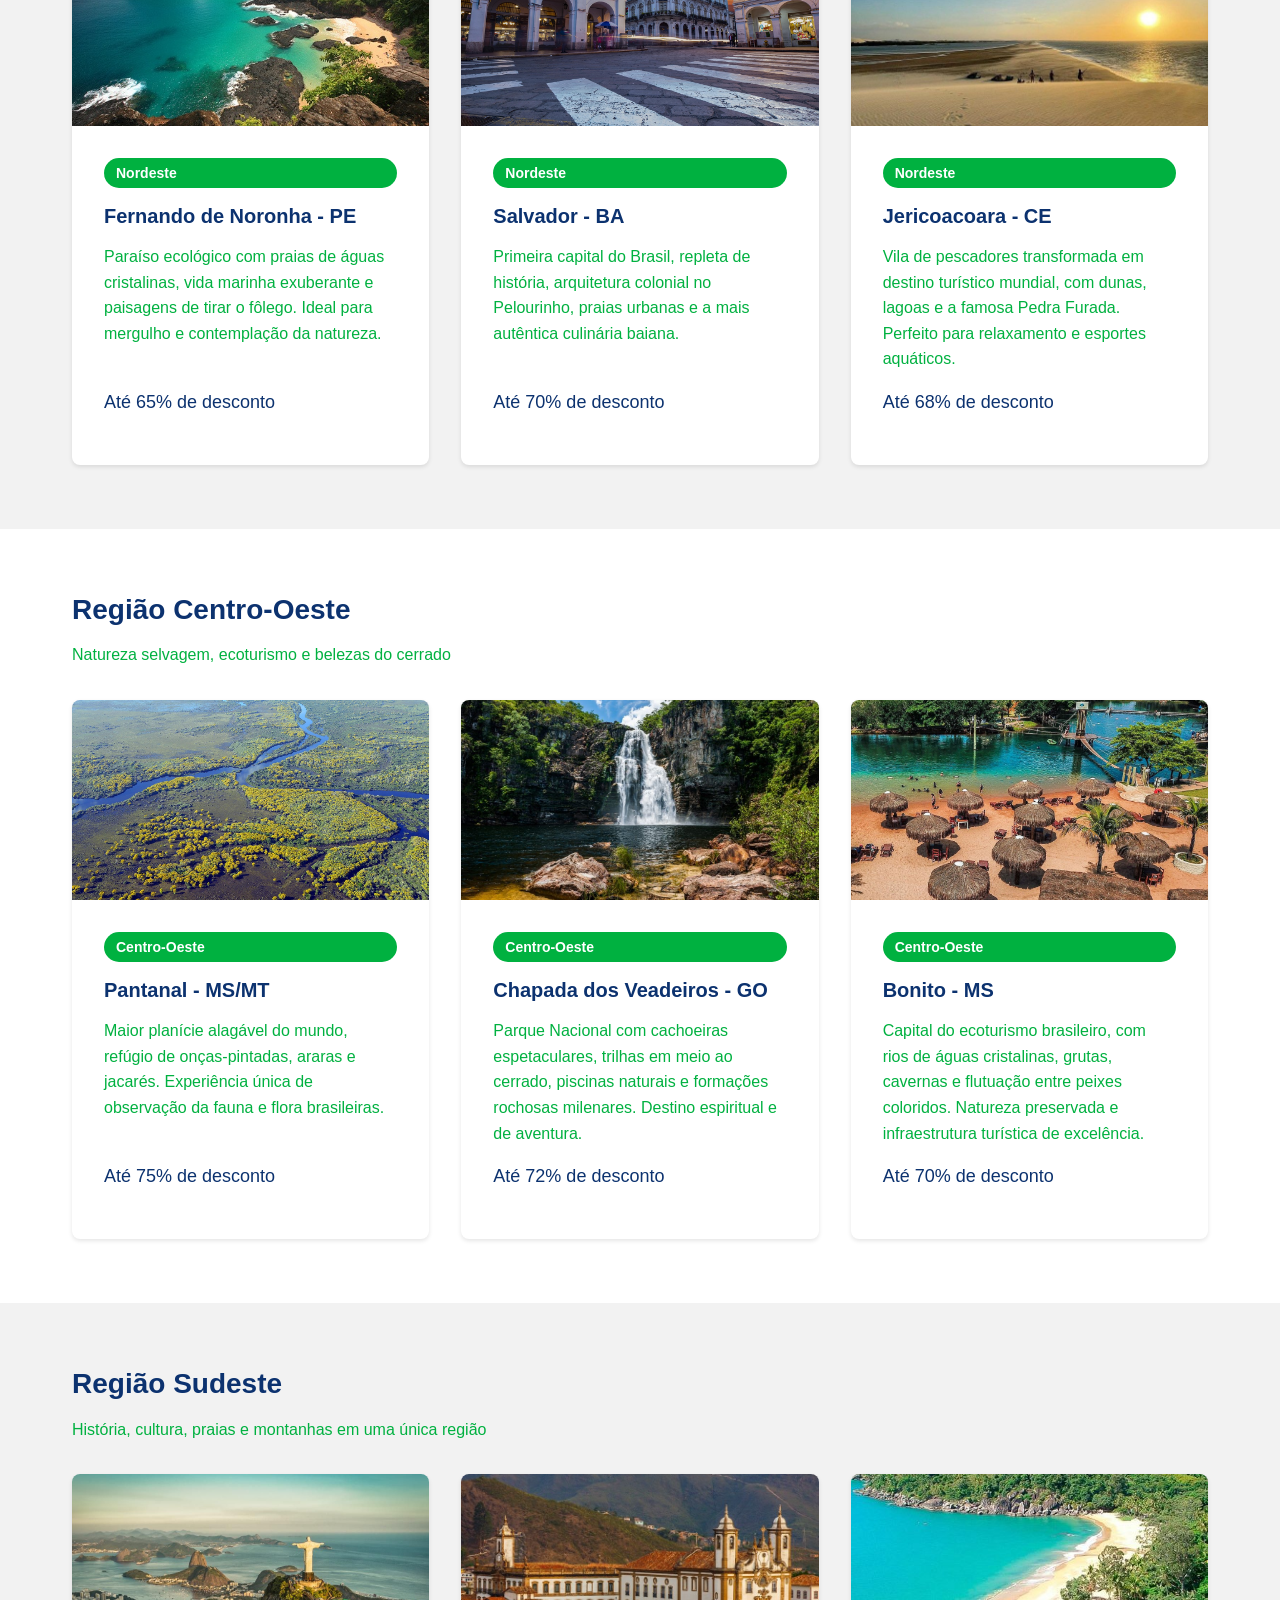
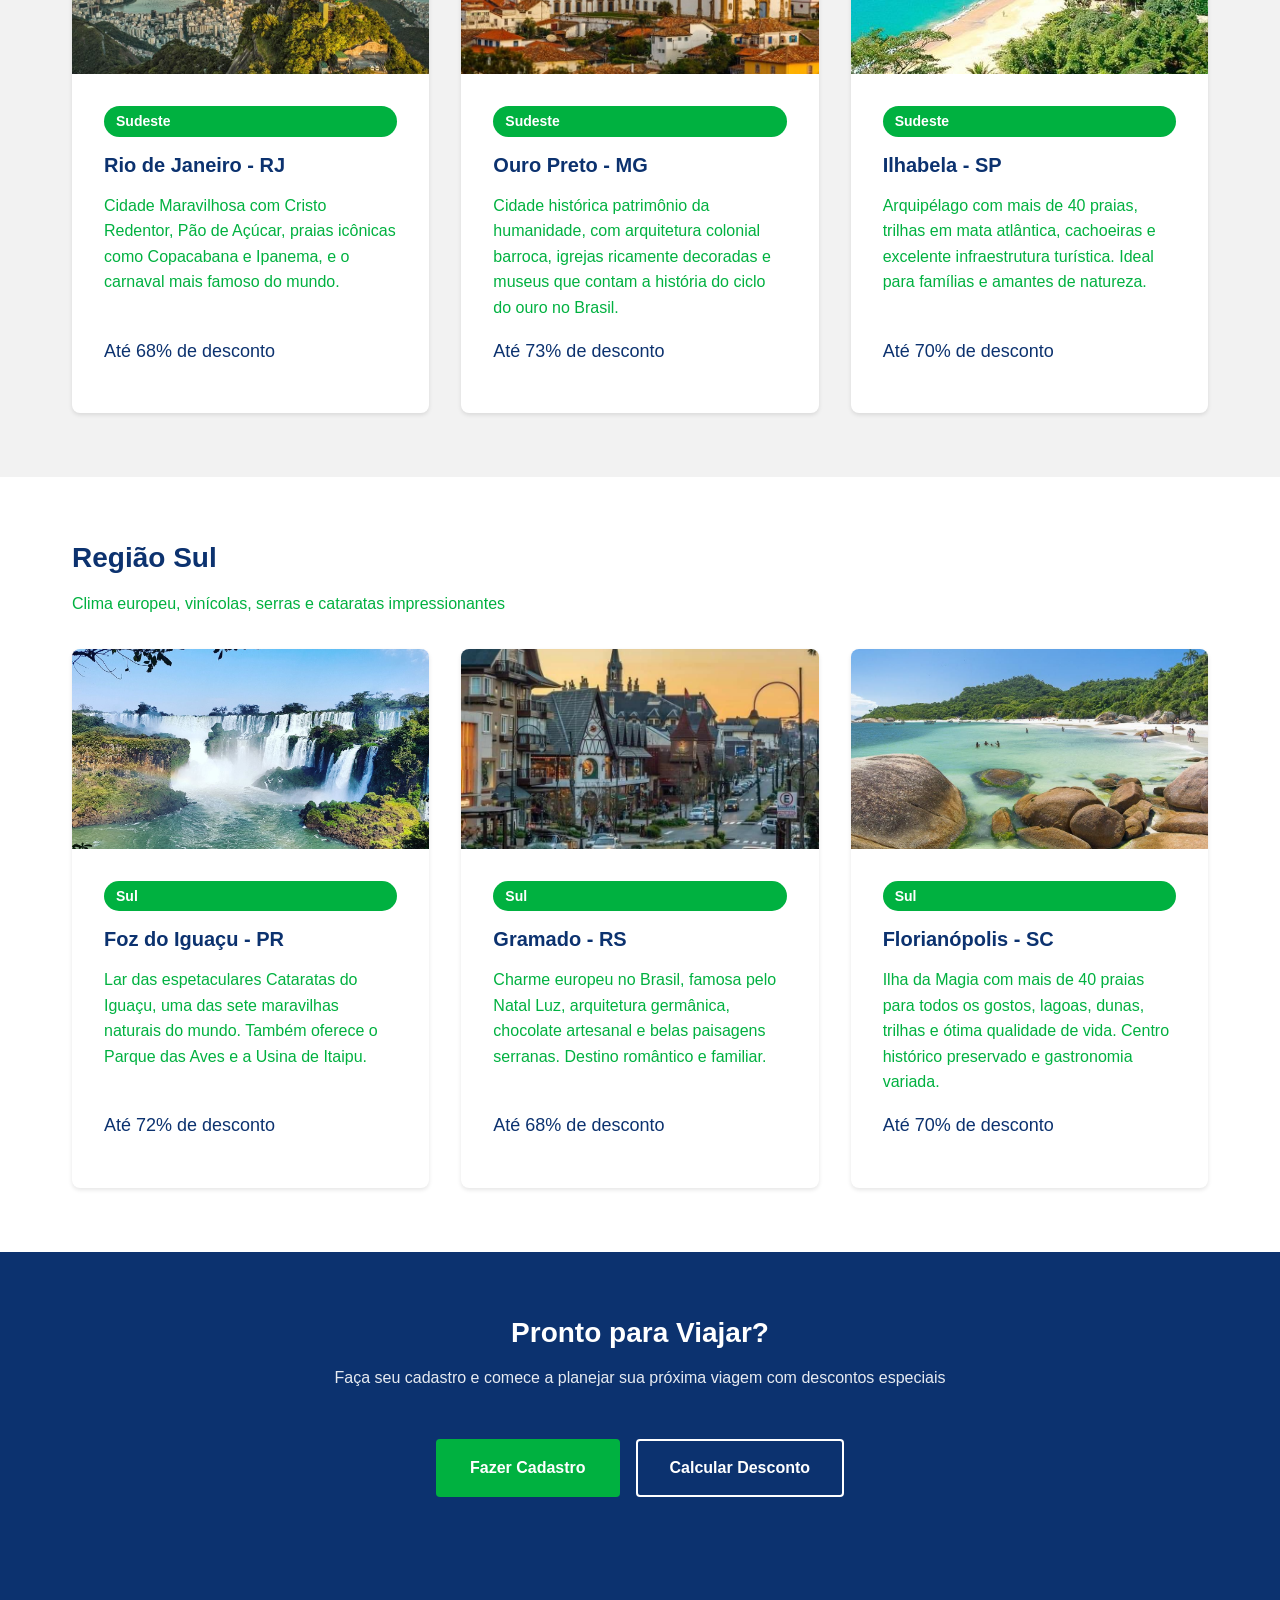
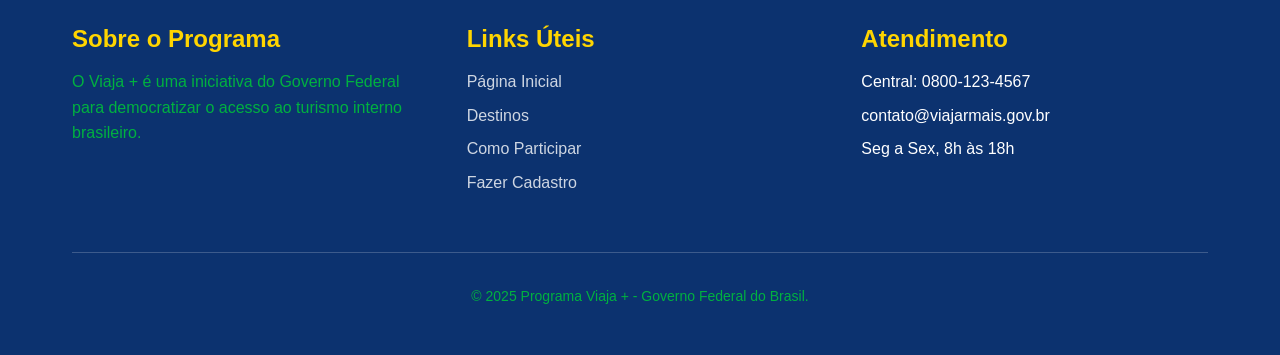
<file: viagens.html>
<!DOCTYPE html>
<html lang="pt-BR">
<head>
    <meta charset="UTF-8">
    <meta name="viewport" content="width=device-width, initial-scale=1.0">
    <meta name="description" content="Descubra destinos incríveis em todas as regiões do Brasil com descontos do Programa Viaja +">
    <title>Destinos - Programa Viaja +</title>
    <link rel="stylesheet" href="style.css">
</head>
<body>
    <!-- Cabeçalho -->
    <header class="header">
        <div class="container header-container">
            <div class="logo">
                <div class="logo-imagem">
                    <img src="./img/logo.png" alt="Viaja +" class="logo-programa">
                </div>
            </div>
            
            <nav class="nav-principal">
                <ul>
                    <li><a href="index (2).html">Início</a></li>
                                        <li><a href="sobrenos.html">Sobre nós</a></li>
                    <li><a href="viagens.html" class="ativo">Destinos</a></li>
                    <li><a href="como-participar.html">Como Participar</a></li>
                    <li><a href="cadastro.html">Cadastro</a></li>
                    <li><a href="calculadora.html">Calculadora</a></li>
                </ul>
            </nav>
        </div>
    </header>

    <!-- Conteúdo principal -->
    <main>
        <!-- Cabeçalho da página -->
        <section class="hero-background" style="background-image: url('./img/mapa.jpg');">
            <div class="carousel-slide"><img src="./img/8.jpg" alt="Mapa do Brasil com destinos turísticos"></div>
        <div class="carousel-slide"><img src="./img/5.jpg" alt="Cristo Redentor - Rio de Janeiro"></div>
        <div class="carousel-slide"><img src="./img/bulsola.jpg" alt="Fernando de Noronha - Praias paradisíacas"></div>
        <div class="carousel-slide"><img src="./img/9.jpg" alt="Floresta Amazônica"></div>

            <div class="hero-conteudo">
                <h1 class="hero-titulo">Destinos Turísticos</h1>
                <p class="hero-subtitulo">
                    Conheça o Brasil de Norte a Sul
                </p>
                <p class="hero-descricao">
                    Mais de 850 destinos parceiros em todas as regiões brasileiras aguardam sua visita. 
                    Escolha seu próximo destino e viaje com até 80% de desconto.
                </p>
            </div>
        </section>

        <!-- Região Norte -->
        <section class="secao">
            <div class="container">
                <h2>Região Norte</h2>
                <p class="mb-2">Explore a majestosa Floresta Amazônica e sua biodiversidade única</p>
                
                <div class="grid grid-3">
                    <!-- Destino 1 -->
                    <div class="card">
                        <div class="card-imagem">
                            <img src="./img/Manaus -.jpg" alt="Floresta Amazônica">
                        </div>
                        <div class="card-conteudo">
                            <div class="card-badge">Norte</div>
                            <h3 class="card-titulo">Manaus - AM</h3>
                            <p class="card-texto">
                                Descubra a capital do Amazonas, com o famoso Teatro Amazonas, 
                                o encontro das águas dos rios Negro e Solimões, e experiências 
                                únicas na maior floresta tropical do mundo.
                            </p>
                            <p class="texto-destaque">Até 75% de desconto</p>
                        </div>
                    </div>
                    
                    <!-- Destino 2 -->
                    <div class="card">
                        <div class="card-imagem">
                            <img src="./img/Belém - PA.jpg" alt="Belém do Pará">
                        </div>
                        <div class="card-conteudo">
                            <div class="card-badge">Norte</div>
                            <h3 class="card-titulo">Belém - PA</h3>
                            <p class="card-texto">
                                Visite a Cidade das Mangueiras, experimente a culinária paraense 
                                no Mercado Ver-o-Peso e conheça o Círio de Nazaré, uma das maiores 
                                manifestações religiosas do Brasil.
                            </p>
                            <p class="texto-destaque">Até 70% de desconto</p>
                        </div>
                    </div>
                    
                    <!-- Destino 3 -->
                    <div class="card">
                        <div class="card-imagem">
                            <img src="./img/Jalapão.jpg" alt="Jalapão">
                        </div>
                        <div class="card-conteudo">
                            <div class="card-badge">Norte</div>
                            <h3 class="card-titulo">Jalapão - TO</h3>
                            <p class="card-texto">
                                Aventure-se pelo Parque Estadual do Jalapão, com dunas douradas, 
                                fervedouros cristalinos e cachoeiras deslumbrantes em meio ao cerrado.
                            </p>
                            <p class="texto-destaque">Até 70% de desconto</p>
                        </div>
                    </div>
                </div>
            </div>
        </section>

        <!-- Região Nordeste -->
        <section class="secao secao-cinza">
            <div class="container">
                <h2>Região Nordeste</h2>
                <p class="mb-2">Praias paradisíacas, cultura rica e hospitalidade incomparável</p>
                
                <div class="grid grid-3">
                    <!-- Destino 4 -->
                    <div class="card">
                        <div class="card-imagem">
                            <img src="./img/Noronha.jpg" alt="Fernando de Noronha">
                        </div>
                        <div class="card-conteudo">
                            <div class="card-badge">Nordeste</div>
                            <h3 class="card-titulo">Fernando de Noronha - PE</h3>
                            <p class="card-texto">
                                Paraíso ecológico com praias de águas cristalinas, vida marinha 
                                exuberante e paisagens de tirar o fôlego. Ideal para mergulho 
                                e contemplação da natureza.
                            </p>
                            <p class="texto-destaque">Até 65% de desconto</p>
                        </div>
                    </div>
                    
                    <!-- Destino 5 -->
                    <div class="card">
                        <div class="card-imagem">
                            <img src="./img/salva.jpg" alt="Salvador">
                        </div>
                        <div class="card-conteudo">
                            <div class="card-badge">Nordeste</div>
                            <h3 class="card-titulo">Salvador - BA</h3>
                            <p class="card-texto">
                                Primeira capital do Brasil, repleta de história, arquitetura 
                                colonial no Pelourinho, praias urbanas e a mais autêntica 
                                culinária baiana.
                            </p>
                            <p class="texto-destaque">Até 70% de desconto</p>
                        </div>
                    </div>
                    
                    <!-- Destino 6 -->
                    <div class="card">
                        <div class="card-imagem">
                            <img src="./img/Jerioca.jpg" alt="Jericoacoara">
                        </div>
                        <div class="card-conteudo">
                            <div class="card-badge">Nordeste</div>
                            <h3 class="card-titulo">Jericoacoara - CE</h3>
                            <p class="card-texto">
                                Vila de pescadores transformada em destino turístico mundial, 
                                com dunas, lagoas e a famosa Pedra Furada. Perfeito para 
                                relaxamento e esportes aquáticos.
                            </p>
                            <p class="texto-destaque">Até 68% de desconto</p>
                        </div>
                    </div>
                </div>
            </div>
        </section>

        <!-- Região Centro-Oeste -->
        <section class="secao">
            <div class="container">
                <h2>Região Centro-Oeste</h2>
                <p class="mb-2">Natureza selvagem, ecoturismo e belezas do cerrado</p>
                
                <div class="grid grid-3">
                    <!-- Destino 7 -->
                    <div class="card">
                        <div class="card-imagem">
                            <img src="./img/pantanal.jpg" alt="Pantanal">
                        </div>
                        <div class="card-conteudo">
                            <div class="card-badge">Centro-Oeste</div>
                            <h3 class="card-titulo">Pantanal - MS/MT</h3>
                            <p class="card-texto">
                                Maior planície alagável do mundo, refúgio de onças-pintadas, 
                                araras e jacarés. Experiência única de observação da fauna e 
                                flora brasileiras.
                            </p>
                            <p class="texto-destaque">Até 75% de desconto</p>
                        </div>
                    </div>
                    
                    <!-- Destino 8 -->
                    <div class="card">
                        <div class="card-imagem">
                            <img src="./img/Chapada dos Veadeiros - GO.jpg" alt="Chapada dos Veadeiros">
                        </div>
                        <div class="card-conteudo">
                            <div class="card-badge">Centro-Oeste</div>
                            <h3 class="card-titulo">Chapada dos Veadeiros - GO</h3>
                            <p class="card-texto">
                                Parque Nacional com cachoeiras espetaculares, trilhas em meio 
                                ao cerrado, piscinas naturais e formações rochosas milenares. 
                                Destino espiritual e de aventura.
                            </p>
                            <p class="texto-destaque">Até 72% de desconto</p>
                        </div>
                    </div>
                    
                    <!-- Destino 9 -->
                    <div class="card">
                        <div class="card-imagem">
                            <img src="./img/Bonito - MS.jpg" alt="Bonito">
                        </div>
                        <div class="card-conteudo">
                            <div class="card-badge">Centro-Oeste</div>
                            <h3 class="card-titulo">Bonito - MS</h3>
                            <p class="card-texto">
                                Capital do ecoturismo brasileiro, com rios de águas cristalinas, 
                                grutas, cavernas e flutuação entre peixes coloridos. Natureza 
                                preservada e infraestrutura turística de excelência.
                            </p>
                            <p class="texto-destaque">Até 70% de desconto</p>
                        </div>
                    </div>
                </div>
            </div>
        </section>

        <!-- Região Sudeste -->
        <section class="secao secao-cinza">
            <div class="container">
                <h2>Região Sudeste</h2>
                <p class="mb-2">História, cultura, praias e montanhas em uma única região</p>
                
                <div class="grid grid-3">
                    <!-- Destino 10 -->
                    <div class="card">
                        <div class="card-imagem">
                            <img src="./img/rIO.jpg" alt="Rio de Janeiro">
                        </div>
                        <div class="card-conteudo">
                            <div class="card-badge">Sudeste</div>
                            <h3 class="card-titulo">Rio de Janeiro - RJ</h3>
                            <p class="card-texto">
                                Cidade Maravilhosa com Cristo Redentor, Pão de Açúcar, praias 
                                icônicas como Copacabana e Ipanema, e o carnaval mais famoso 
                                do mundo.
                            </p>
                            <p class="texto-destaque">Até 68% de desconto</p>
                        </div>
                    </div>
                    
                    <!-- Destino 11 -->
                    <div class="card">
                        <div class="card-imagem">
                            <img src="./img/OURO.jpg" alt="Ouro Preto">
                        </div>
                        <div class="card-conteudo">
                            <div class="card-badge">Sudeste</div>
                            <h3 class="card-titulo">Ouro Preto - MG</h3>
                            <p class="card-texto">
                                Cidade histórica patrimônio da humanidade, com arquitetura 
                                colonial barroca, igrejas ricamente decoradas e museus que 
                                contam a história do ciclo do ouro no Brasil.
                            </p>
                            <p class="texto-destaque">Até 73% de desconto</p>
                        </div>
                    </div>
                    
                    <!-- Destino 12 -->
                    <div class="card">
                        <div class="card-imagem">
                            <img src="./img/Ilhabela - SP.jpg" alt="Ilhabela">
                        </div>
                        <div class="card-conteudo">
                            <div class="card-badge">Sudeste</div>
                            <h3 class="card-titulo">Ilhabela - SP</h3>
                            <p class="card-texto">
                                Arquipélago com mais de 40 praias, trilhas em mata atlântica, 
                                cachoeiras e excelente infraestrutura turística. Ideal para 
                                famílias e amantes de natureza.
                            </p>
                            <p class="texto-destaque">Até 70% de desconto</p>
                        </div>
                    </div>
                </div>
            </div>
        </section>

        <!-- Região Sul -->
        <section class="secao">
            <div class="container">
                <h2>Região Sul</h2>
                <p class="mb-2">Clima europeu, vinícolas, serras e cataratas impressionantes</p>
                
                <div class="grid grid-3">
                    <!-- Destino 13 -->
                    <div class="card">
                        <div class="card-imagem">
                            <img src="./img/Foz.jpg" alt="Cataratas do Iguaçu">
                        </div>
                        <div class="card-conteudo">
                            <div class="card-badge">Sul</div>
                            <h3 class="card-titulo">Foz do Iguaçu - PR</h3>
                            <p class="card-texto">
                                Lar das espetaculares Cataratas do Iguaçu, uma das sete 
                                maravilhas naturais do mundo. Também oferece o Parque das 
                                Aves e a Usina de Itaipu.
                            </p>
                            <p class="texto-destaque">Até 72% de desconto</p>
                        </div>
                    </div>
                    
                    <!-- Destino 14 -->
                    <div class="card">
                        <div class="card-imagem">
                            <img src="./img/Gramado - RS.jpg" alt="Gramado">
                        </div>
                        <div class="card-conteudo">
                            <div class="card-badge">Sul</div>
                            <h3 class="card-titulo">Gramado - RS</h3>
                            <p class="card-texto">
                                Charme europeu no Brasil, famosa pelo Natal Luz, arquitetura 
                                germânica, chocolate artesanal e belas paisagens serranas. 
                                Destino romântico e familiar.
                            </p>
                            <p class="texto-destaque">Até 68% de desconto</p>
                        </div>
                    </div>
                    
                    <!-- Destino 15 -->
                    <div class="card">
                        <div class="card-imagem">
                            <img src="./img/Florianópolis.jpg" alt="Florianópolis">
                        </div>
                        <div class="card-conteudo">
                            <div class="card-badge">Sul</div>
                            <h3 class="card-titulo">Florianópolis - SC</h3>
                            <p class="card-texto">
                                Ilha da Magia com mais de 40 praias para todos os gostos, 
                                lagoas, dunas, trilhas e ótima qualidade de vida. Centro 
                                histórico preservado e gastronomia variada.
                            </p>
                            <p class="texto-destaque">Até 70% de desconto</p>
                        </div>
                    </div>
                </div>
            </div>
        </section>

        <!-- Call to action -->
        <section class="secao secao-azul">
            <div class="container texto-centralizado">
                <h2>Pronto para Viajar?</h2>
                <p class="mb-3">
                    Faça seu cadastro e comece a planejar sua próxima viagem com descontos especiais
                </p>
                <div class="btn-grupo">
                    <a href="cadastro.html" class="btn btn-primario">Fazer Cadastro</a>
                    <a href="calculadora.html" class="btn btn-outline">Calcular Desconto</a>
                </div>
            </div>
        </section>
    </main>

    <!-- Rodapé -->
    <footer class="footer">
        <div class="container">
            <div class="footer-conteudo">
                <div class="footer-secao">
                    <h3>Sobre o Programa</h3>
                    <p>
                        O Viaja + é uma iniciativa do Governo Federal para democratizar 
                        o acesso ao turismo interno brasileiro.
                    </p>
                </div>
                
                <div class="footer-secao">
                    <h3>Links Úteis</h3>
                    <ul>
                        <li><a href="index.html">Página Inicial</a></li>
                        <li><a href="viagens.html">Destinos</a></li>
                        <li><a href="como-participar.html">Como Participar</a></li>
                        <li><a href="cadastro.html">Fazer Cadastro</a></li>
                    </ul>
                </div>
                
                <div class="footer-secao">
                    <h3>Atendimento</h3>
                    <ul>
                        <li>Central: 0800-123-4567</li>
                        <li>contato@viajarmais.gov.br</li>
                        <li>Seg a Sex, 8h às 18h</li>
                    </ul>
                </div>
            </div>
            
            <div class="footer-bottom">
                <p>&copy; 2025 Programa Viaja + - Governo Federal do Brasil.</p>
            </div>
        </div>
    </footer>
</body>
</html>
</file>
<file: style.css>
:root {
  /* Cores principais */
  --cor-azul-escuro: #0c326f;
  --cor-azul-governo: #0c326f;
  --cor-verde-brasil: #00B140;
  --cor-amarelo-brasil: #FFD500;
  --cor-vermelho-brasil: #FF0000;
  --cor-branco: #FFFFFF;
  --cor-cinza-claro: #F2F2F2;
  
  /* Cores derivadas */
  --cor-azul-hover: #0046CC;
  --cor-verde-hover: #009133;
  --cor-amarelo-hover: #E6C000;
  --cor-texto-escuro: #222222;
  --cor-texto-medio: #666666;
  --cor-borda: #DDDDDD;
  --cor-overlay-escuro: rgba(31, 60, 136, 0.85);
  --cor-overlay-amarelo: rgba(255, 203, 5, 0.9);
  
  /* Espaçamentos */
  --espacamento-xs: 0.5rem;
  --espacamento-sm: 1rem;
  --espacamento-md: 2rem;
  --espacamento-lg: 3rem;
  --espacamento-xl: 4rem;
  
  /* Tipografia */
  --font-principal: -apple-system, BlinkMacSystemFont, 'Segoe UI', 'Roboto', 'Oxygen', 'Ubuntu', 'Cantarell', sans-serif;
  --font-tamanho-base: 16px;
  --font-tamanho-grande: 1.125rem;
  --font-tamanho-titulo: 2.5rem;
  --font-tamanho-subtitulo: 1.75rem;
  
  /* Sombras */
  --sombra-leve: 0 2px 4px rgba(0, 0, 0, 0.1);
  --sombra-media: 0 4px 8px rgba(0, 0, 0, 0.15);
  --sombra-forte: 0 8px 16px rgba(0, 0, 0, 0.2);
  
  /* Transições */
  --transicao-rapida: 0.2s ease;
  --transicao-normal: 0.3s ease;
  
  /* Layout */
  --largura-maxima: 1200px;
  --largura-conteudo: 800px;
  --altura-header: 80px;
}

/* ==========================================
   2. RESET E BASE
   ========================================== */
*, *::before, *::after {
  margin: 0;
  padding: 0;
  box-sizing: border-box;
}

html {
  font-size: var(--font-tamanho-base);
  scroll-behavior: smooth;
}

body {
  font-family: var(--font-principal);
  color: var(--cor-texto-escuro);
  background-color: var(--cor-branco);
  line-height: 1.6;
  overflow-x: hidden;
}

img {
  max-width: 100%;
  height: auto;
  display: block;
}

a {
  text-decoration: none;
  color: inherit;
  transition: color var(--transicao-rapida);
}

ul, ol {
  list-style: none;
}

button {
  border: none;
  background: none;
  font-family: inherit;
  cursor: pointer;
}

/* ==========================================
   3. TIPOGRAFIA
   ========================================== */
h1, h2, h3, h4, h5, h6 {
  font-weight: 700;
  line-height: 1.2;
  margin-bottom: var(--espacamento-sm);
}

h1 {
  font-size: var(--font-tamanho-titulo);
    color: var(--cor-branco);
}

h2 {
  font-size: var(--font-tamanho-subtitulo);
    color: var(--cor-azul-governo);
}

h3 {
  font-size: 1.5rem;
}

h4 {
  font-size: 1.25rem;
}

p {
  margin-bottom: var(--espacamento-sm);
  color: var(--cor-verde-brasil);
}

.texto-destaque {
  font-size: var(--font-tamanho-grande);
  font-weight: 500;
  color: var(--cor-azul-governo);
}

.texto-centralizado {
  text-align: center;
}

/* ==========================================
   4. LAYOUT GERAL
   ========================================== */
.container {
  width: 100%;
  max-width: var(--largura-maxima);
  margin: 0 auto;
  padding: 0 var(--espacamento-md);
}

.container-estreito {
  max-width: var(--largura-conteudo);
}

.secao {
  padding: var(--espacamento-xl) 0;
}

.secao-cinza {
  background-color: var(--cor-cinza-claro);
}

.secao-azul {
  background-color: var(--cor-azul-governo);
  color: var(--cor-branco);
}

.secao-azul h2,
.secao-azul h3 {
  color: var(--cor-branco);
}

.secao-azul p {
  color: rgba(255, 255, 255, 0.9);
}

/* Grid responsivo */
.grid {
  display: grid;
  gap: var(--espacamento-md);
}

.grid-2 {
  grid-template-columns: repeat(auto-fit, minmax(300px, 1fr));
}

.grid-3 {
  grid-template-columns: repeat(auto-fit, minmax(250px, 1fr));
}

.grid-4 {
  grid-template-columns: repeat(auto-fit, minmax(200px, 1fr));
}

/* ==========================================
   5. NAVEGAÇÃO
   ========================================== */
.header {
  background-color: var(--cor-branco);
  box-shadow: var(--sombra-leve);
  position: sticky;
  top: 0;
  z-index: 1000;
  height: var(--altura-header);
}

.header-container {
  display: flex;
  justify-content: space-between;
  align-items: center;
  height: 100%;
}

.logo {
  display: flex;
  align-items: center;
  gap: var(--espacamento-sm);
  font-size: 1.25rem;
  font-weight: 700;
  color: var(--cor-azul-governo);
}

.logo-texto {
  display: flex;
  flex-direction: column;
  line-height: 1.2;
}

.logo-titulo {
  font-size: 1.5rem;
  color: var(--cor-azul-escuro);
}

.logo-subtitulo {
  font-size: 0.875rem;
  color: var(--cor-verde-brasil);
  font-weight: 400;
}

.nav-principal ul {
  display: flex;
  gap: var(--espacamento-md);
  align-items: center;
}

.nav-principal a {
  padding: var(--espacamento-xs) var(--espacamento-sm);
  color: var(--cor-texto-escuro);
  font-weight: 500;
  border-bottom: 2px solid transparent;
  transition: all var(--transicao-rapida);
}

.nav-principal a:hover,
.nav-principal a.ativo {
  color: var(--cor-azul-governo);
  border-bottom-color: var(--cor-azul-governo);
}

/* ==========================================
   6. HERO CAROUSEL AUTOMÁTICO
   ========================================== */
.hero-carousel {
    position: relative;
    width: 100%;
    height: 95vh;
    overflow: hidden;
}

.carousel-slide {
    position: absolute;
    width: 100%;
    height: 100%;
    top: 0;
    left: 0;
    opacity: 0;
    animation: slideAnimation 24s infinite;
     z-index: 0;
}

.carousel-slide:nth-child(1) { animation-delay: 0s; }
.carousel-slide:nth-child(2) { animation-delay: 6s; }
.carousel-slide:nth-child(3) { animation-delay: 12s; }
.carousel-slide:nth-child(4) { animation-delay: 18s; }

.carousel-slide img {
    width: 100%;
    height: 100%;
    object-fit: cover;
}

@keyframes slideAnimation {
    0% { opacity: 0; }
    5% { opacity: 1; }
    25% { opacity: 1; }
    30% { opacity: 0; }
    100% { opacity: 0; }
}

.hero-carousel::before {
    content: "";
    position: absolute;
    width: 100%;
    height: 100%;
background: linear-gradient(to bottom right, rgba(0,0,50,0.25), rgba(40,0,0,0.25));
    top: 0;
    left: 0;
    z-index: 1;
}

.hero-content {
    position: absolute;
    top: 50%;
    left: 50%;
    transform: translate(-50%, -50%);
    z-index: 2; /* FICA ACIMA DAS IMAGENS */
    color: #fff;
    text-align: center;
}

.hero-content h1 {
    font-size: 5.3rem;
    font-weight: 700;
    text-shadow: 0 3px 10px rgba(0,0,0,0.5);
}

.hero-content p {
    font-size: 1.8rem;
    margin-top: 15px;
    max-width: 700px;
    margin-left: auto;
    margin-right: auto;
    text-shadow: 0 5px 10px rgba(0,0,0,0.6);
}

.hero-btn {
    display: inline-block;
    background: linear-gradient(180deg, #FFD72F, #FFBE00);
    padding: 18px 40px;
    font-size: 1.6rem;
    font-weight: 700;
    color: #000;
    border-radius: 50px;
    text-decoration: none;
    box-shadow: 0 8px 20px rgba(0, 0, 0, 0.25);
    transition: .3s;
}

.hero-btn:hover {
    transform: translateY(-3px);
    box-shadow: 0 12px 28px rgba(0, 0, 0, 0.35);
}


/* Hero estático para páginas internas */
.hero {
  position: relative;
  width: 100%;
  height: 500px;
  overflow: hidden;
  display: flex;
  align-items: center;
  justify-content: center;
}

.hero-imagem {
  position: absolute;
  width: 100%;
  height: 100%;
  top: 0;
  left: 0;
  object-fit: cover;
}

.hero-overlay {
  position: absolute;
  top: 0;
  left: 0;
  width: 100%;
  height: 100%;
  background: linear-gradient(135deg, rgba(31, 60, 136, 0.7) 0%, rgba(0, 151, 57, 0.5) 100%);
  z-index: 1;
}

/* Hero com background image (páginas internas) */
.hero-background {
  position: relative;
  height: 60vh;
  min-height: 400px;
  max-height: 500px;
  display: flex;
  align-items: center;
  justify-content: center;
  background-size: cover;
  background-position: center;
  background-repeat: no-repeat;
}

.hero-background::before {
  content: '';
  position: absolute;
  top: 0;
  left: 0;
  width: 100%;
  height: 100%;
  z-index: 1;
  background: linear-gradient(135deg, var(--cor-overlay-escuro) 0%, rgba(0, 151, 57, 0.6) 100%);
}

/* Conteúdo do hero */
.hero-conteudo {
  position: relative;
  z-index: 2;
  text-align: center;
  color: var(--cor-branco);
  max-width: 800px;
  padding: var(--espacamento-md);
}

.hero-titulo {
  font-size: 3.5rem;
  color: var(--cor-branco);
  margin-bottom: var(--espacamento-sm);
  text-shadow: 2px 2px 4px rgba(0, 0, 0, 0.3);
}

.hero-subtitulo {
  font-size: 1.5rem;
  color: var(--cor-amarelo-brasil);
  margin-bottom: var(--espacamento-md);
  font-weight: 600;
  text-shadow: 1px 1px 3px rgba(0, 0, 0, 0.3);
}

.hero-descricao {
  font-size: 1.125rem;
  color: var(--cor-branco);
  margin-bottom: var(--espacamento-lg);
  line-height: 1.8;
  text-shadow: 1px 1px 2px rgba(0, 0, 0, 0.3);
}

/* ==========================================
   7. BOTÕES
   ========================================== */
.btn {
  display: inline-block;
  padding: 0.875rem 2rem;
  font-size: 1rem;
  font-weight: 600;
  text-align: center;
  border-radius: 4px;
  transition: all var(--transicao-normal);
  cursor: pointer;
  border: 2px solid transparent;
}

.btn-primario {
  background-color: var(--cor-verde-brasil);
  color: var(--cor-branco);
}

.btn-primario:hover {
  background-color: var(--cor-verde-hover);
  transform: translateY(-2px);
  box-shadow: var(--sombra-media);
}

.btn-secundario {
  background-color: var(--cor-azul-governo);
  color: var(--cor-branco);
}

.btn-secundario:hover {
  background-color: var(--cor-azul-hover);
  transform: translateY(-2px);
  box-shadow: var(--sombra-media);
}

.btn-outline {
  background-color: transparent;
  color: var(--cor-branco);
  border-color: var(--cor-branco);
}

.btn-outline:hover {
  background-color: var(--cor-branco);
  color: var(--cor-azul-governo);
}

.btn-amarelo {
  background-color: var(--cor-amarelo-brasil);
  color: var(--cor-azul-escuro);
}

.btn-amarelo:hover {
  background-color: var(--cor-amarelo-hover);
  transform: translateY(-2px);
  box-shadow: var(--sombra-media);
}

.btn-desabilitado {
  background-color: #CCCCCC;
  color: #888888;
  cursor: not-allowed;
  opacity: 0.6;
}

.btn-desabilitado:hover {
  transform: none;
  box-shadow: none;
}

.btn-grupo {
  display: flex;
  gap: var(--espacamento-sm);
  flex-wrap: wrap;
  justify-content: center;
}

/* ==========================================
   8. CARDS
   ========================================== */
.card {
  background-color: var(--cor-branco);
  border-radius: 8px;
  overflow: hidden;
  box-shadow: var(--sombra-leve);
  transition: all var(--transicao-normal);
  height: 100%;
  display: flex;
  flex-direction: column;
}

.card:hover {
  box-shadow: var(--sombra-forte);
  transform: translateY(-4px);
}

.card-imagem {
  width: 100%;
  height: 200px;
  overflow: hidden;
  background-color: var(--cor-cinza-claro);
  position: relative;
}

.card-imagem img {
  width: 100%;
  height: 100%;
  object-fit: cover;
  transition: transform var(--transicao-normal);
}

.card:hover .card-imagem img {
  transform: scale(1.05);
}

.card-conteudo {
  padding: var(--espacamento-md);
  flex-grow: 1;
  display: flex;
  flex-direction: column;
}

.card-icone-overlay {
  position: absolute;
  top: 50%;
  left: 50%;
  transform: translate(-50%, -50%);
  background-color: rgba(31, 60, 136, 0.9);
  width: 90px;
  height: 90px;
  border-radius: 50%;
  display: flex;
  align-items: center;
  justify-content: center;
  box-shadow: 0 4px 12px rgba(0, 0, 0, 0.3);
}

.card-titulo {
  font-size: 1.25rem;
  margin-bottom: var(--espacamento-sm);
  color: var(--cor-azul-escuro);
}

.card-texto {
  margin-bottom: var(--espacamento-sm);
  flex-grow: 1;
}

.card-badge {
  display: inline-block;
  padding: 0.25rem 0.75rem;
  background-color: var(--cor-verde-brasil);
  color: var(--cor-branco);
  border-radius: 20px;
  font-size: 0.875rem;
  font-weight: 600;
  margin-bottom: var(--espacamento-sm);
}

/* ==========================================
   8B. DESTINOS EM DESTAQUE
   ========================================== */
.destinos-destaque {
  background-color: var(--cor-branco);
}

.secao-titulo-destaque {
  text-align: center;
  margin-bottom: var(--espacamento-xs);
}

.secao-titulo-destaque h2 {
  color: var(--cor-azul-escuro);
  font-size: 2.5rem;
  margin-bottom: var(--espacamento-sm);
  position: relative;
  display: inline-block;
}

.secao-titulo-destaque h2::after {
  content: '';
  position: absolute;
  bottom: -10px;
  left: 50%;
  transform: translateX(-50%);
  width: 80px;
  height: 4px;
  background-color: var(--cor-verde-brasil);
}

.secao-titulo-destaque p {
  color: var(--cor-texto-medio);
  font-size: 1.125rem;
  margin-bottom: var(--espacamento-sm);
}

/* Carrossel de Destinos */
.destinos-carousel .carousel-container {
  display: flex;
  gap: 20px;
  overflow-x: auto;
  scroll-snap-type: x mandatory;
  padding: 20px;
  scroll-behavior: smooth;
  -webkit-overflow-scrolling: touch;
}

.destinos-carousel .carousel-container::-webkit-scrollbar {
  height: 8px;
}

.destinos-carousel .carousel-container::-webkit-scrollbar-track {
  background: rgba(0, 0, 0, 0.1);
  border-radius: 10px;
}

.destinos-carousel .carousel-container::-webkit-scrollbar-thumb {
  background: var(--cor-azul-governo);
  border-radius: 10px;
}

.destinos-carousel .destino-card {
  flex: 0 0 350px;
  scroll-snap-align: start;
  position: relative;
  height: 380px;
  border-radius: 12px;
  overflow: hidden;
  box-shadow: var(--sombra-media);
  transition: all var(--transicao-normal);
  cursor: pointer;
}

.destinos-carousel .destino-card:hover {
  transform: translateY(-8px);
  box-shadow: var(--sombra-forte);
}

.destino-card-imagem {
  width: 100%;
  height: 100%;
  object-fit: cover;
  transition: transform 0.5s ease;
}

.destino-card:hover .destino-card-imagem {
  transform: scale(1.1);
}

.destino-card-overlay {
  position: absolute;
  bottom: 0;
  left: 0;
  right: 0;
  background: linear-gradient(to top, var(--cor-azul-escuro) 0%, rgba(31, 60, 136, 0.7) 70%, transparent 100%);
  padding: var(--espacamento-md);
  color: var(--cor-branco);
}

.destino-categoria {
  display: inline-block;
  padding: 0.4rem 1rem;
  border-radius: 20px;
  font-size: 0.875rem;
  font-weight: 600;
  margin-bottom: var(--espacamento-sm);
  text-transform: uppercase;
  letter-spacing: 0.5px;
}

.destino-categoria.praias {
  background-color: var(--cor-azul-hover);
}

.destino-categoria.cultura {
  background-color: var(--cor-amarelo-brasil);
  color: var(--cor-azul-escuro);
}

.destino-categoria.natureza {
  background-color: var(--cor-verde-hover);
}

.destino-categoria.historia {
  background-color: var(--cor-azul-escuro);
}

.destino-categoria.ecoturismo {
  background-color: var(--cor-verde-hover);
}

.destino-nome {
  font-size: 1.5rem;
  font-weight: 700;
  margin-bottom: 0.25rem;
  color: var(--cor-branco);
}

.destino-estado {
  font-size: 0.875rem;
  color: var(--cor-branco);
  font-weight: 600;
  margin-bottom: var(--espacamento-sm);
  opacity: 0.9;
}

.destino-descricao {
  font-size: 0.9rem;
  line-height: 1.5;
  margin-bottom: var(--espacamento-sm);
  color: var(--cor-branco);
  opacity: 0.85;
}

/* ==========================================
   9. DEPOIMENTOS
   ========================================== */
.depoimentos-container {
  display: grid;
  grid-template-columns: repeat(auto-fit, minmax(300px, 1fr));
  gap: var(--espacamento-md);
}

/* Carrossel de Depoimentos */
.depoimentos-carousel .carousel-container {
  display: flex;
  gap: 20px;
  overflow-x: auto;
  scroll-snap-type: x mandatory;
  padding: 20px;
  scroll-behavior: smooth;
  -webkit-overflow-scrolling: touch;
}

.depoimentos-carousel .carousel-container::-webkit-scrollbar {
  height: 8px;
}

.depoimentos-carousel .carousel-container::-webkit-scrollbar-track {
  background: rgba(0, 0, 0, 0.1);
  border-radius: 10px;
}

.depoimentos-carousel .carousel-container::-webkit-scrollbar-thumb {
  background: var(--cor-azul-governo);
  border-radius: 10px;
}

.depoimentos-carousel .depoimento {
  flex: 0 0 350px;
  scroll-snap-align: start;
}

.depoimento {
  background-color: var(--cor-branco);
  padding: var(--espacamento-md);
  border-radius: 8px;
  box-shadow: var(--sombra-leve);
  position: relative;
  border-left: 4px solid var(--cor-verde-brasil);
}

.depoimento-texto {
  font-size: 1rem;
  font-style: italic;
  color: var(--cor-texto-medio);
  line-height: 1.7;
  margin-bottom: var(--espacamento-md);
}

.depoimento-texto::before {
  content: '"';
  font-size: 3rem;
  color: var(--cor-azul-governo);
  opacity: 0.2;
  position: absolute;
  top: 10px;
  left: 15px;
  font-family: Georgia, serif;
}

.depoimento-autor {
  display: flex;
  align-items: center;
  gap: var(--espacamento-sm);
  padding-top: var(--espacamento-sm);
  border-top: 1px solid var(--cor-borda);
}

.depoimento-avatar {
  width: 50px;
  height: 50px;
  border-radius: 50%;
  background: linear-gradient(135deg, var(--cor-azul-governo), var(--cor-verde-brasil));
  display: flex;
  align-items: center;
  justify-content: center;
  color: var(--cor-branco);
  font-weight: 700;
  font-size: 1.25rem;
  flex-shrink: 0;
}

.depoimento-info {
  flex-grow: 1;
}

.depoimento-nome {
  font-weight: 700;
  color: var(--cor-azul-escuro);
  margin-bottom: 0.25rem;
}

.depoimento-localizacao {
  font-size: 0.875rem;
  color: var(--cor-texto-medio);
}

.depoimento-badge {
  display: inline-block;
  padding: 0.25rem 0.5rem;
  background-color: var(--cor-amarelo-brasil);
  color: var(--cor-azul-escuro);
  border-radius: 4px;
  font-size: 0.75rem;
  font-weight: 600;
  margin-top: 0.25rem;
}

/* ==========================================
   10. ESTATÍSTICAS
   ========================================== */
.estatisticas {
  display: grid;
  grid-template-columns: repeat(auto-fit, minmax(200px, 1fr));
  gap: var(--espacamento-md);
  text-align: center;
}

.estatistica-item {
  padding: var(--espacamento-md);
}

.estatistica-numero {
  font-size: 3rem;
  font-weight: 700;
  color: var(--cor-amarelo-brasil);
  margin-bottom: var(--espacamento-xs);
  line-height: 1;
}

.estatistica-label {
  font-size: 1rem;
  color: rgba(255, 255, 255, 0.9);
}

/* ==========================================
   10. FORMULÁRIOS
   ========================================== */
.formulario {
  max-width: 600px;
  margin: 0 auto;
}

.form-grupo {
  margin-bottom: var(--espacamento-md);
}

.form-label {
  display: block;
  margin-bottom: var(--espacamento-xs);
  font-weight: 600;
  color: var(--cor-texto-escuro);
}

.form-label .obrigatorio {
  color: #D93025;
}

.form-input,
.form-select,
.form-textarea {
  width: 100%;
  padding: 0.75rem;
  border: 2px solid var(--cor-borda);
  border-radius: 4px;
  font-size: 1rem;
  font-family: inherit;
  transition: border-color var(--transicao-rapida);
}

.form-input:focus,
.form-select:focus,
.form-textarea:focus {
  outline: none;
  border-color: var(--cor-azul-governo);
}

.form-textarea {
  resize: vertical;
  min-height: 120px;
}

.form-ajuda {
  font-size: 0.875rem;
  color: var(--cor-texto-medio);
  margin-top: var(--espacamento-xs);
}

.form-row {
  display: grid;
  grid-template-columns: 1fr 1fr;
  gap: var(--espacamento-sm);
}

/* Upload de arquivo personalizado */
.form-upload {
  position: relative;
  display: inline-block;
  width: 100%;
}

.form-upload input[type="file"] {
  position: absolute;
  opacity: 0;
  width: 0;
  height: 0;
}

.form-upload-label {
  display: block;
  padding: 0.75rem;
  background-color: var(--cor-cinza-claro);
  border: 2px dashed var(--cor-borda);
  border-radius: 4px;
  text-align: center;
  cursor: pointer;
  transition: all var(--transicao-rapida);
}

.form-upload-label:hover {
  background-color: #E8E8E8;
  border-color: var(--cor-azul-governo);
}

/* ==========================================
   11. CALCULADORA
   ========================================== */
.calculadora-container {
  max-width: 700px;
  margin: 0 auto;
  background-color: var(--cor-branco);
  border-radius: 8px;
  padding: var(--espacamento-lg);
  box-shadow: var(--sombra-media);
}

.resultado-box {
  background-color: var(--cor-cinza-claro);
  border-left: 4px solid var(--cor-verde-brasil);
  padding: var(--espacamento-md);
  margin-top: var(--espacamento-md);
  border-radius: 4px;
}

.resultado-valor {
  font-size: 2rem;
  font-weight: 700;
  color: var(--cor-verde-brasil);
  margin-bottom: var(--espacamento-xs);
}

/* ==========================================
   12. NOTA FISCAL
   ========================================== */
.nota-fiscal {
  max-width: 800px;
  margin: var(--espacamento-lg) auto;
  background-color: var(--cor-branco);
  border: 2px solid var(--cor-borda);
  padding: var(--espacamento-lg);
  font-family: 'Courier New', monospace;
}

.nota-fiscal-header {
  text-align: center;
  border-bottom: 2px solid var(--cor-azul-escuro);
  padding-bottom: var(--espacamento-md);
  margin-bottom: var(--espacamento-md);
}

.nota-fiscal-title {
  font-size: 1.5rem;
  color: var(--cor-azul-escuro);
  margin-bottom: var(--espacamento-xs);
}

.nota-fiscal-info {
  display: grid;
  grid-template-columns: 1fr 1fr;
  gap: var(--espacamento-sm);
  margin-bottom: var(--espacamento-md);
  font-size: 0.9rem;
}

.nota-fiscal-table {
  width: 100%;
  border-collapse: collapse;
  margin: var(--espacamento-md) 0;
}

.nota-fiscal-table th,
.nota-fiscal-table td {
  padding: var(--espacamento-xs);
  border: 1px solid var(--cor-borda);
  text-align: left;
}

.nota-fiscal-table th {
  background-color: var(--cor-azul-escuro);
  color: var(--cor-branco);
}

.nota-fiscal-total {
  text-align: right;
  font-size: 1.25rem;
  font-weight: 700;
  margin-top: var(--espacamento-md);
  color: var(--cor-azul-escuro);
}

/* ==========================================
   13. FOOTER
   ========================================== */
.footer {
  background-color: var(--cor-azul-escuro);
  color: var(--cor-branco);
  padding: var(--espacamento-xl) 0 var(--espacamento-md);
}

.footer-conteudo {
  display: grid;
  grid-template-columns: repeat(auto-fit, minmax(250px, 1fr));
  gap: var(--espacamento-lg);
  margin-bottom: var(--espacamento-lg);
}

.footer-secao h3 {
  color: var(--cor-amarelo-brasil);
  margin-bottom: var(--espacamento-sm);
}

.footer-secao ul li {
  margin-bottom: var(--espacamento-xs);
}

.footer-secao a {
  color: rgba(255, 255, 255, 0.8);
  transition: color var(--transicao-rapida);
}

.footer-secao a:hover {
  color: var(--cor-branco);
}

.footer-bottom {
  border-top: 1px solid rgba(255, 255, 255, 0.2);
  padding-top: var(--espacamento-md);
  text-align: center;
  font-size: 0.875rem;
  color: rgba(255, 255, 255, 0.7);
}

/* ==========================================
   14. UTILITÁRIOS
   ========================================== */
.mt-1 { margin-top: var(--espacamento-sm); }
.mt-2 { margin-top: var(--espacamento-md); }
.mt-3 { margin-top: var(--espacamento-lg); }
.mb-1 { margin-bottom: var(--espacamento-sm); }
.mb-2 { margin-bottom: var(--espacamento-md); }
.mb-3 { margin-bottom: var(--espacamento-lg); }

.text-center { text-align: center; }
.text-left { text-align: left; }
.text-right { text-align: right; }

.d-flex { display: flex; }
.flex-column { flex-direction: column; }
.align-center { align-items: center; }
.justify-center { justify-content: center; }
.gap-1 { gap: var(--espacamento-sm); }
.gap-2 { gap: var(--espacamento-md); }

/* ==========================================
   15. RESPONSIVIDADE
   ========================================== */

/* Tablets (768px e abaixo) */
@media (max-width: 768px) {
  :root {
    --font-tamanho-titulo: 2rem;
    --font-tamanho-subtitulo: 1.5rem;
    --espacamento-lg: 2rem;
    --espacamento-xl: 3rem;
  }
  
  .hero-carousel {
    height: 80vh;
  }
  
  .hero-content h1 {
    font-size: 2.5rem;
  }
  
  .hero-content p {
    font-size: 1.1rem;
  }
  
  .hero {
    height: 450px;
  }
  
  .hero-titulo {
    font-size: 2.5rem;
  }
  
  .hero-subtitulo {
    font-size: 1.25rem;
  }
  
  .nav-principal ul {
    gap: var(--espacamento-sm);
  }
  
  .nav-principal a {
    font-size: 0.9rem;
    padding: var(--espacamento-xs);
  }
  
  .grid-2,
  .grid-4 {
    grid-template-columns: repeat(2, 1fr);
  }
  
  .grid-3 {
    grid-template-columns: 1fr;
  }
  
  .card-icone-overlay {
    width: 80px;
    height: 80px;
  }
  
  .card-icone-overlay svg {
    width: 50px;
    height: 50px;
  }
  
  .hero-background {
    min-height: 350px;
  }
  
  .destinos-grid {
    grid-template-columns: repeat(auto-fit, minmax(280px, 1fr));
  }
  
  .destino-card {
    height: 350px;
  }
  
  .filtro-btn {
    padding: 0.625rem 1.25rem;
    font-size: 0.85rem;
  }
  
  .grid-3,
  .grid-4 {
    grid-template-columns: repeat(auto-fit, minmax(200px, 1fr));
  }
  
  .form-row {
    grid-template-columns: 1fr;
  }
  
  .estatistica-numero {
    font-size: 2.5rem;
  }
  
  .footer-conteudo {
    grid-template-columns: 1fr;
  }
}

/* Mobile (480px e abaixo) */
@media (max-width: 480px) {
  :root {
    --font-tamanho-titulo: 1.75rem;
    --font-tamanho-subtitulo: 1.25rem;
    --espacamento-md: 1.5rem;
    --espacamento-lg: 2rem;
    --espacamento-xl: 2.5rem;
  }
  
  .container {
    padding: 0 var(--espacamento-sm);
  }
  
  .hero-carousel {
    height: 70vh;
  }
  
  .hero-content h1 {
    font-size: 2rem;
  }
  
  .hero-content p {
    font-size: 1rem;
  }
  
  .hero-btn {
    padding: 10px 24px;
    font-size: 0.95rem;
  }
  
  .hero {
    height: 400px;
  }
  
  .hero-titulo {
    font-size: 2rem;
  }
  
  .hero-subtitulo {
    font-size: 1.125rem;
  }
  
  .hero-descricao {
    font-size: 1rem;
  }
  
  .header-container {
    flex-direction: column;
    height: auto;
    padding: var(--espacamento-sm) 0;
  }
  
  .nav-principal ul {
    flex-direction: column;
    gap: var(--espacamento-xs);
    align-items: stretch;
  }
  
  .nav-principal a {
    text-align: center;
  }
  
  .logo-titulo {
    font-size: 1.25rem;
  }
  
  .grid-3 {
    grid-template-columns: 1fr;
  }
  
  .card-imagem {
    height: 180px;
  }
  
  .card-icone-overlay {
    width: 70px;
    height: 70px;
  }
  
  .card-icone-overlay svg {
    width: 45px;
    height: 45px;
  }
  
  .btn {
    padding: 0.75rem 1.5rem;
    font-size: 0.9rem;
  }
  
  .btn-grupo {
    flex-direction: column;
  }
  
  .btn-grupo .btn {
    width: 100%;
  }
  
  .grid-2,
  .grid-3,
  .grid-4 {
    grid-template-columns: 1fr;
  }
  
  .estatisticas {
    grid-template-columns: 1fr;
  }
  
  .estatistica-numero {
    font-size: 2rem;
  }
  
  .hero-background {
    min-height: 300px;
  }
  
  .destinos-grid {
    grid-template-columns: 1fr;
  }
  
  .destino-card {
    height: 320px;
  }
  
  .depoimentos-container {
    grid-template-columns: 1fr;
  }
  
  .filtros-botoes {
    gap: 0.5rem;
  }
  
  .filtro-btn {
    padding: 0.5rem 1rem;
    font-size: 0.8rem;
  }
  
  .card-imagem {
    height: 180px;
  }
  
  .nota-fiscal {
    padding: var(--espacamento-sm);
    font-size: 0.875rem;
  }
  
  .nota-fiscal-info {
    grid-template-columns: 1fr;
  }
}

/* Impressão */
@media print {
  .header,
  .footer,
  .btn {
    display: none;
  }
  
  .nota-fiscal {
    border: none;
    box-shadow: none;
  }
}

/* ===== HEADER ===== */
.header {
    width: 100%;
    background-color: #ffffff;
    padding: 10px 40px;

    display: flex;
    align-items: center;
    justify-content: space-between;

    position: relative;
    z-index: 10;
}

/* Container interno (logo + menu) */
.header-container {
    display: flex;
    align-items: center;
    gap: 20px;
}

/* LOGO */
.logo-programa {
    width: 120px;       /* TAMANHO IDEAL */
    height: auto;
    object-fit: contain;
    display: block;
}

/* NAVEGAÇÃO */
.nav-principal ul {
    display: flex;
    list-style: none;
    gap: 30px;
    margin: 0;
    padding: 0;
}

.nav-principal a {
    text-decoration: none;
    color: #000;
    font-weight: 500;
}

.nav-principal a.ativo {
    border-bottom: 3px solid #1e8bff; /* destaque da página atual */
    padding-bottom: 4px;
}


.hero-content {
    position: absolute;
    top: 50%;
    left: 50%;
    transform: translate(-50%, -50%);
    text-align: center;
    width: 100%;
    display: flex;
    flex-direction: column;
    align-items: center;  /* garante que tudo fique centralizado */
    justify-content: center;
}

.logo-hero {
    width: 400px;      /* ajuste como preferir */
    margin-bottom: 20px;
    display: block;
}

.hero-content p {
    color: #ffffff !important;
}

/* Equipe */
        .secao-equipe {
            padding: 4rem 2rem;
            max-width: 1100px;
            margin: 0 auto;
        }

        .secao-equipe h2 {
            text-align: center;
            font-size: 2rem;
            color: var(--cor-azul-governo);
            margin-bottom: 2.5rem;
        }

        .equipe-grid {
            display: grid;
            gap: 2rem;
            grid-template-columns: repeat(auto-fit, minmax(260px, 1fr));
        }

        .membro-card {
            background: var(--cor-branco);
            border-radius: 12px;
            box-shadow: 0 3px 10px rgba(0,0,0,0.07);
            transition: transform .25s, box-shadow .25s;
            overflow: hidden;
        }

        .membro-card:hover {
            transform: translateY(-5px);
            box-shadow: 0 6px 16px rgba(0,0,0,0.12);
        }

        .membro-avatar-img {
            width: 100%;
            height: 240px;
            object-fit: cover;
        }

        .membro-info {
            padding: 1.5rem;
        }

        .membro-nome {
            font-size: 1.3rem;
            color: var(--cor-azul-governo);
            font-weight: 700;
        }

        .membro-cargo {
            font-size: 0.95rem;
            font-weight: 600;
            color: var(--cor-verde-brasil);
            margin: 0.3rem 0 1rem;
        }

        .membro-descricao {
            font-size: 0.95rem;
            color: var(--cor-texto-medio);
        }
</file>
<file: test.css>
.side-mini {
    position: fixed;
    right: 15px;
    top: 15px;
    width: 180px;
    background: #222;
    color: white;
    padding: 15px;
    border-radius: 12px;
    font-family: Arial, sans-serif;
    box-shadow: 0 4px 15px rgba(0,0,0,0.3);
    z-index: 999;
}

.side-mini h3 {
    margin: 0 0 10px;
    font-size: 18px;
    color: #ff9800;
}

.side-mini p {
    margin: 5px 0;
    font-size: 14px;
}

.side-mini hr {
    border: 0;
    border-top: 1px solid #444;
    margin: 10px 0;
}
</file>
